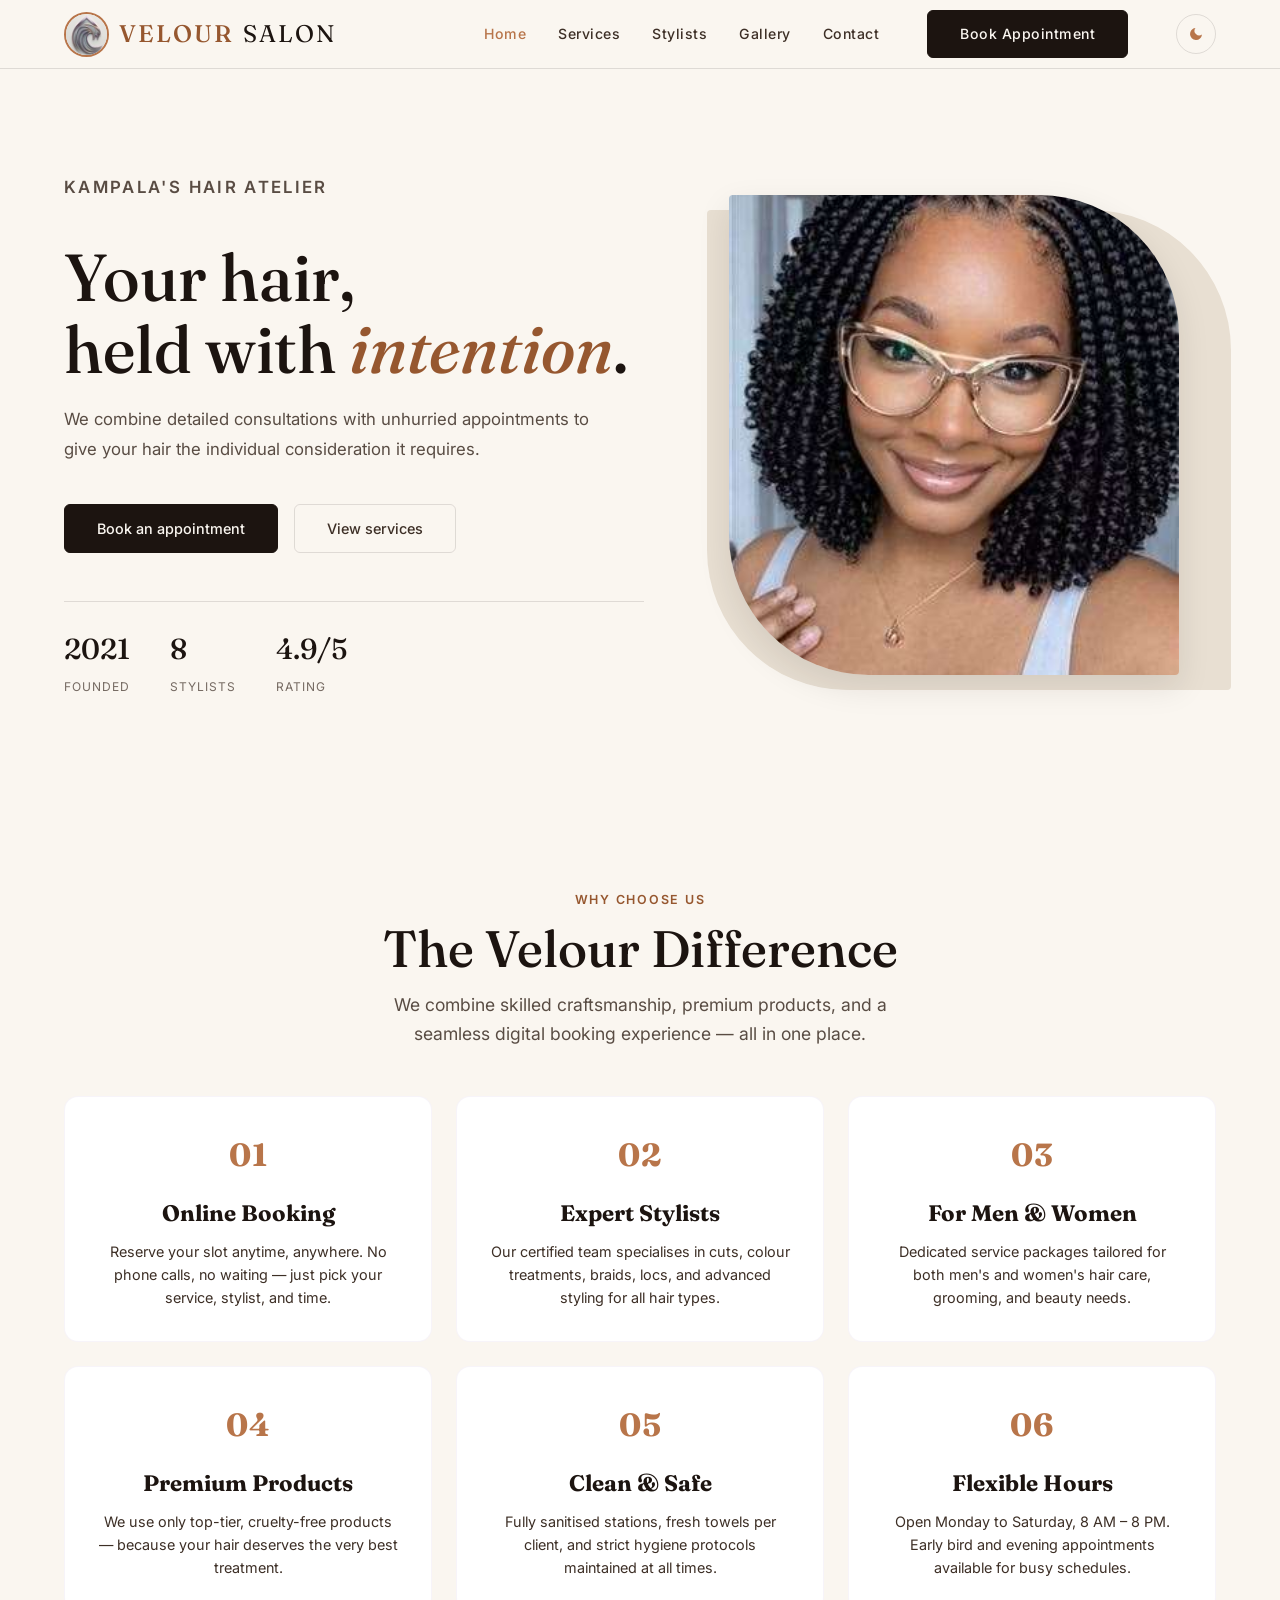
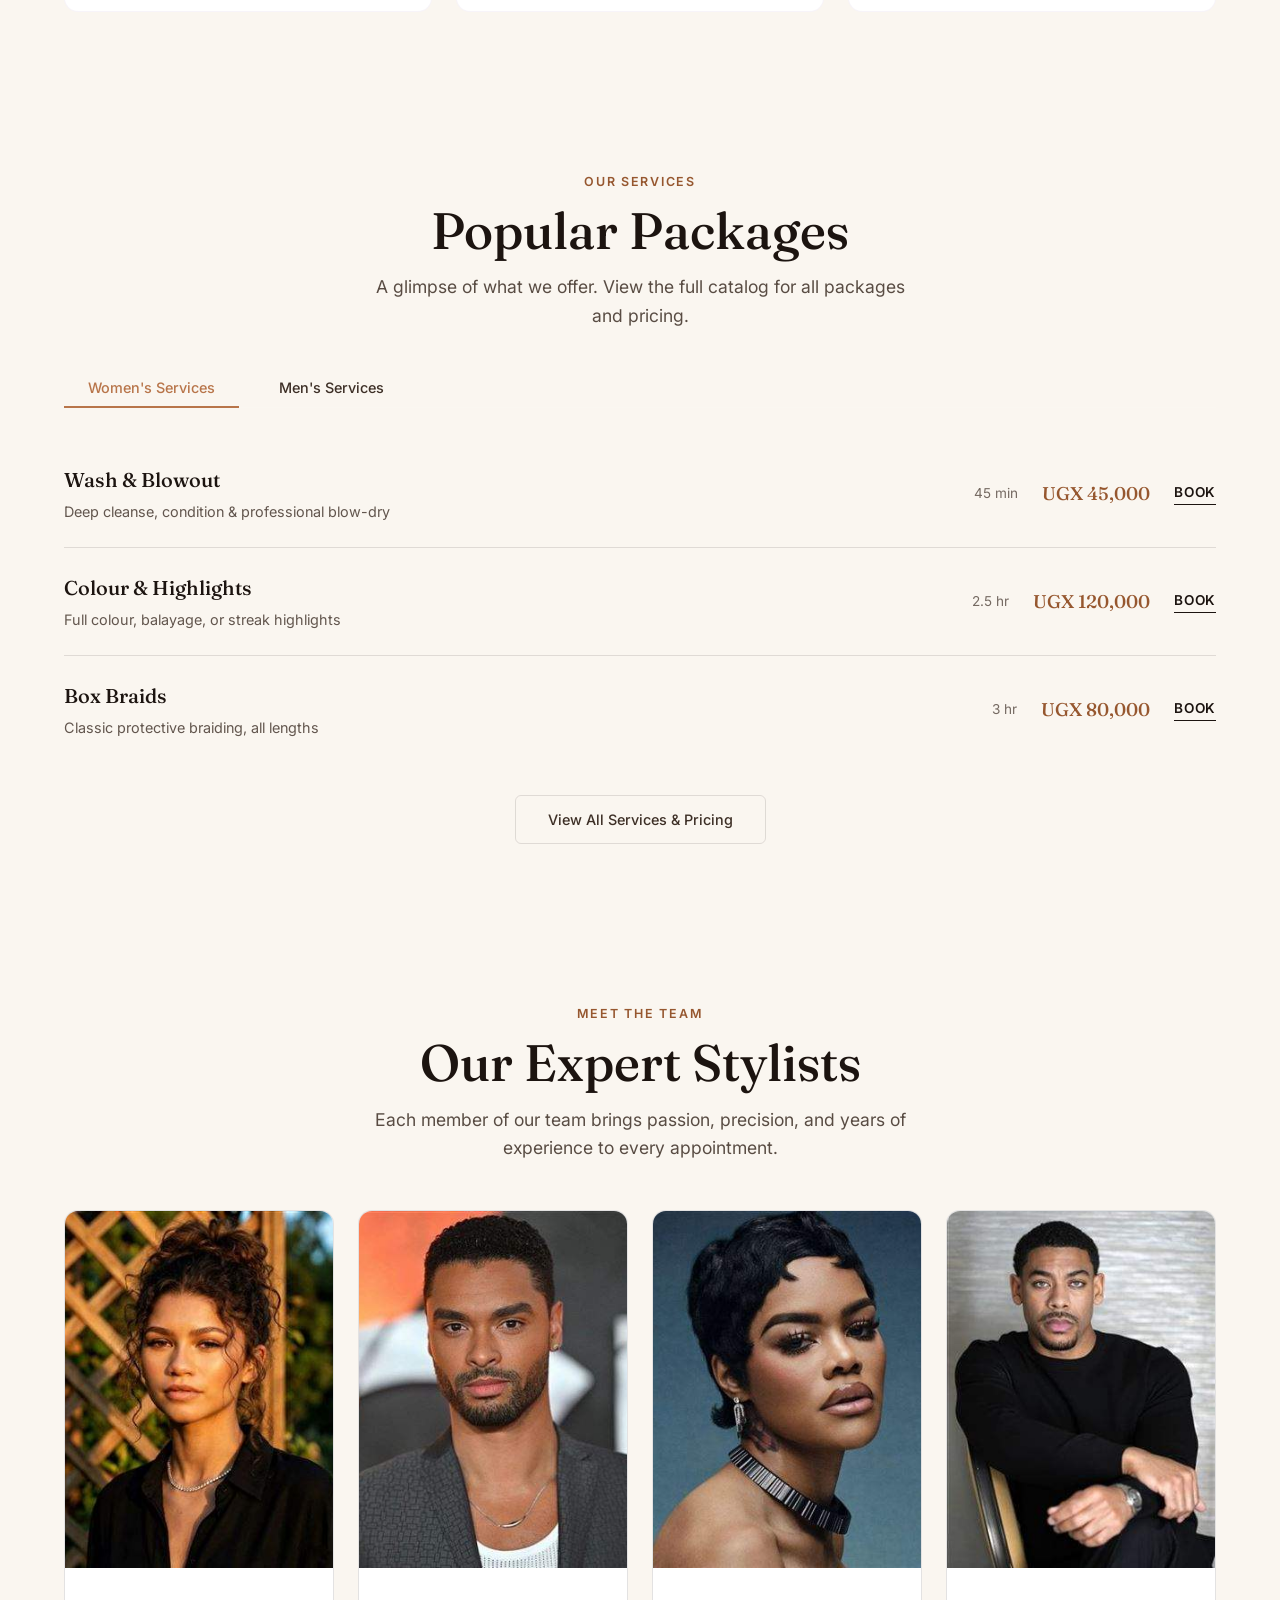
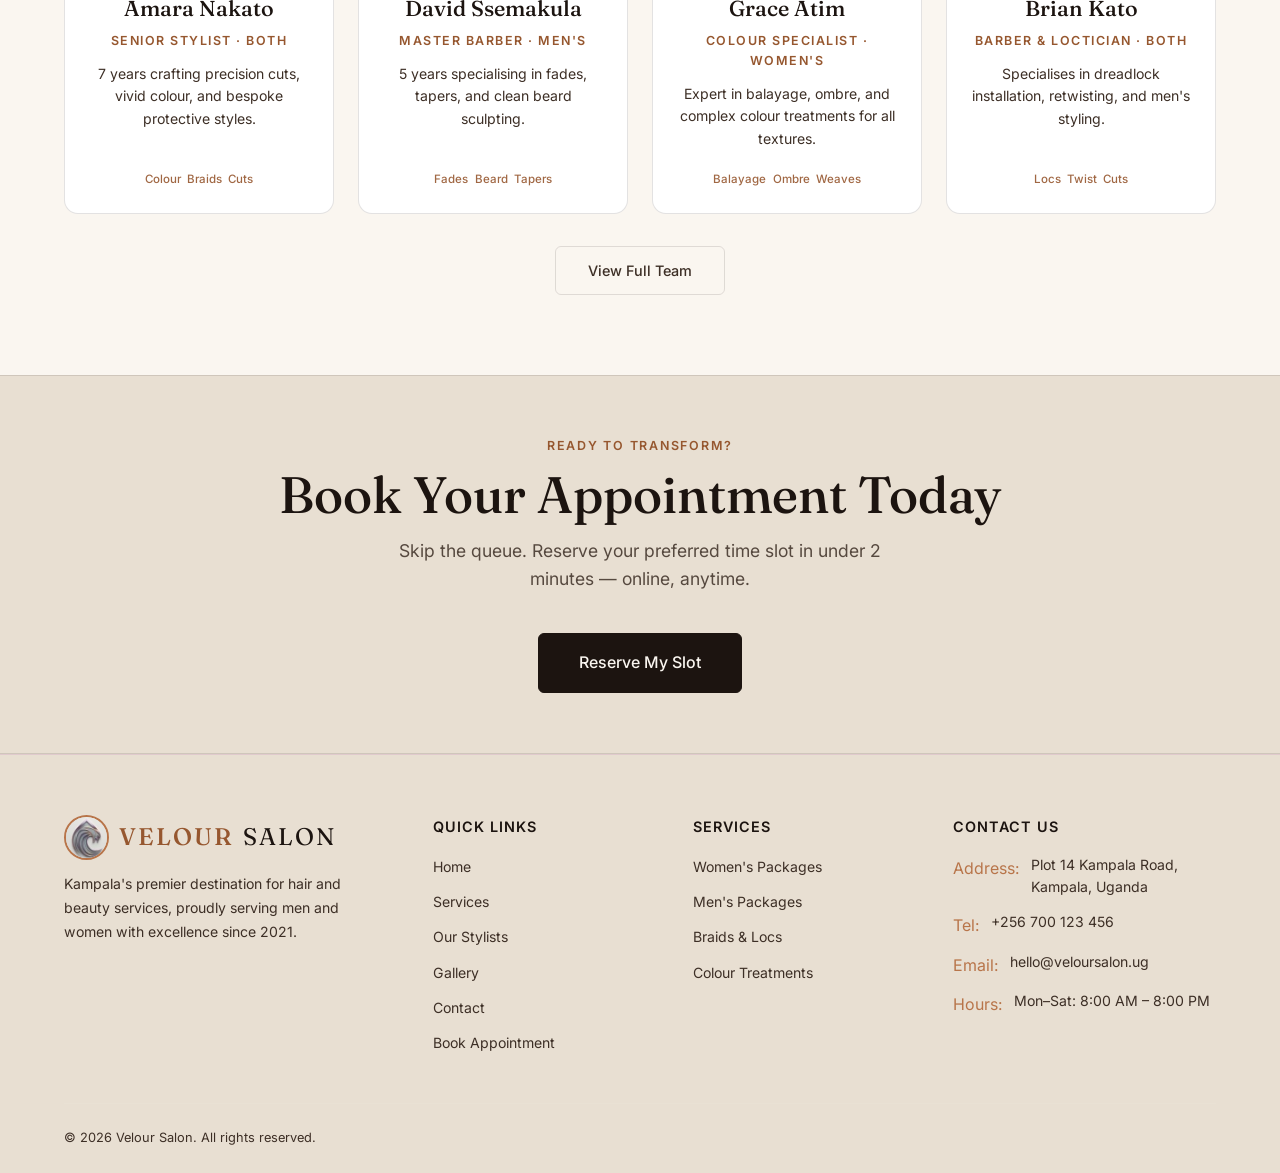
<file: index.html>
<!DOCTYPE html>
<html lang="en">

<head>
  <meta charset="UTF-8" />
  <meta name="viewport" content="width=device-width, initial-scale=1.0" />
  <meta name="description"
    content="Velour Salon — Premium hair and beauty atelier in Kampala. Book your appointment online today." />
  <title>Velour Salon</title>

  <!-- Preconnect to font origins FIRST -->
  <link rel="preconnect" href="https://fonts.googleapis.com">
  <link rel="preconnect" href="https://fonts.gstatic.com" crossorigin>

  <!-- CRITICAL: Inline above-the-fold CSS to prevent render-blocking -->
  <style>
    /* Minimal critical CSS for above-the-fold paint */
    *,*::before,*::after{box-sizing:border-box;margin:0;padding:0}
    html{scroll-behavior:smooth}
    body{font-family:'Inter',-apple-system,BlinkMacSystemFont,sans-serif;background:#FAF6F0;color:#3D2F26;line-height:1.6;font-size:16px}
    [data-theme="dark"] body,[data-theme="dark"]{background:#1C1410;color:#E8DFD2}
    img{max-width:100%;display:block}
    a{text-decoration:none;color:inherit}
    .container{width:90%;max-width:1180px;margin:0 auto}
    .navbar{position:fixed;top:0;left:0;right:0;z-index:1000;background:rgba(250,246,240,.95);backdrop-filter:blur(12px);border-bottom:1px solid rgba(28,20,16,.12);transition:.3s cubic-bezier(.22,1,.36,1)}
    [data-theme="dark"] .navbar{background:rgba(28,20,16,.95)}
    .nav-inner{display:flex;align-items:center;justify-content:space-between;height:68px}
    .nav-logo{display:flex;align-items:center;gap:10px;font-family:'Fraunces',Georgia,serif;font-size:1.5rem;font-weight:500;letter-spacing:2px;color:#96572F}
    .nav-logo img{height:45px;width:45px;object-fit:cover;border-radius:50%;border:2px solid #96572F}
    .nav-logo span{color:#1C1410;font-weight:400}
    [data-theme="dark"] .nav-logo span{color:#FAF6F0}
    .hamburger{display:flex;flex-direction:column;gap:5px;cursor:pointer;padding:4px;background:none;border:none}
    .hamburger span{display:block;width:24px;height:2px;background:#B8754A;transition:.3s cubic-bezier(.22,1,.36,1)}
    .nav-links{display:none}
    .mobile-nav{display:none;position:fixed;top:68px;left:0;right:0;background:#FAF6F0;border-top:1px solid rgba(28,20,16,.12);padding:1.5rem 2rem;z-index:999;flex-direction:column;gap:1rem}
    [data-theme="dark"] .mobile-nav{background:#1C1410}
    .mobile-nav.open{display:flex}
    .hero{min-height:90vh;display:flex;align-items:center;position:relative;overflow:hidden;padding:120px 0 60px;background:#FAF6F0}
    [data-theme="dark"] .hero{background:#1C1410}
    .hero-grid{display:grid;grid-template-columns:1fr;gap:3rem;align-items:center}
    .hero h1{font-family:'Fraunces',Georgia,serif;font-size:clamp(2.8rem,5vw,4.5rem);font-weight:500;line-height:1.1;color:#1C1410;margin-bottom:1.25rem;font-size-adjust:0.5}
    [data-theme="dark"] .hero h1{color:#FAF6F0}
    .hero h1 em{font-style:italic;font-family:'Fraunces',Georgia,serif;color:#96572F;font-size-adjust:0.5}
    [data-theme="dark"] .hero h1 em{color:#E3A886}
    .hero p{font-size:1.05rem;color:#3D2F26;opacity:.85;max-width:48ch;margin-bottom:2.5rem;line-height:1.8}
    [data-theme="dark"] .hero p{color:#E8DFD2}
    .eyebrow{font-weight:600;font-size:.78rem;letter-spacing:.14em;text-transform:uppercase;color:#96572F;margin-bottom:.5rem}
    .hero-actions{display:flex;gap:1rem;flex-wrap:wrap}
    .btn{display:inline-block;padding:.75rem 2rem;border-radius:6px;font-family:'Inter',-apple-system,sans-serif;font-size:.9rem;font-weight:500;cursor:pointer;transition:all .3s cubic-bezier(.22,1,.36,1);border:none;text-align:center}
    .btn-primary{background:#1C1410;color:#FAF6F0;border:1px solid #1C1410}
    .btn-ghost{background:transparent;border:1px solid rgba(28,20,16,.12);color:#3D2F26}
    [data-theme="dark"] .btn-ghost{color:#E8DFD2;border-color:rgba(250,246,240,.12)}
    .hero-stats{margin-top:3rem;display:flex;gap:2.5rem;flex-wrap:wrap;border-top:1px solid rgba(28,20,16,.12);padding-top:1.5rem}
    [data-theme="dark"] .hero-stats{border-top-color:rgba(250,246,240,.12)}
    .stat-num{font-family:'Fraunces',Georgia,serif;font-size:1.8rem;font-weight:500;color:#1C1410;display:block}
    [data-theme="dark"] .stat-num{color:#FAF6F0}
    .stat-label{font-size:.75rem;color:#3D2F26;opacity:.7;letter-spacing:1px;text-transform:uppercase}
    .hero-image-panel{position:relative;display:flex;justify-content:center;align-items:center;width:100%}
    .hero-image-bg-offset{position:absolute;top:15px;left:15px;width:100%;height:100%;background:#E8DFD2;border-radius:4px 140px 4px 140px;z-index:1}
    .hero-img{width:100%;max-width:450px;height:480px;object-fit:cover;border-radius:4px 140px 4px 140px;z-index:2;box-shadow:0 12px 32px rgba(28,20,16,.10)}
    @media(max-width:920px){.hero-img{height:380px}}
    .theme-toggle{background:none;border:1px solid rgba(28,20,16,.12);color:#B8754A;width:40px;height:40px;border-radius:50%;display:flex;align-items:center;justify-content:center;cursor:pointer;transition:all .3s cubic-bezier(.22,1,.36,1);font-size:1.1rem}
    [data-theme="dark"] .theme-toggle{border-color:rgba(250,246,240,.12);color:#D18E66}
    /* Desktop overrides — must EXACTLY match style.css breakpoints to prevent CLS when style.css loads async */
    @media(min-width:920px){.hero-grid{grid-template-columns:1.05fr 0.95fr}}
    @media(min-width:1024px){.nav-links{display:flex;list-style:none}.hamburger{display:none}.hero-content{max-width:720px}}
  </style>

  <!-- Load full stylesheet async (non-blocking) -->
  <link rel="preload" href="style.css" as="style" onload="this.onload=null;this.rel='stylesheet'">
  <noscript><link rel="stylesheet" href="style.css"></noscript>

  <!-- Load Google Fonts async with display=optional to prevent font CLS -->
  <link rel="preload"
    href="https://fonts.googleapis.com/css2?family=Fraunces:ital,opsz,wght@0,9..144,400;0,9..144,500;1,9..144,400&family=Inter:wght@300;400;500;600;700&display=optional"
    as="style" onload="this.onload=null;this.rel='stylesheet'">
  <noscript>
    <link
      href="https://fonts.googleapis.com/css2?family=Fraunces:ital,opsz,wght@0,9..144,400;0,9..144,500;1,9..144,400&family=Inter:wght@300;400;500;600;700&display=optional"
      rel="stylesheet">
  </noscript>

  <!-- Theme Switcher — inline to prevent FOUC, no external dependency -->
  <script>!function(){var e=localStorage.getItem("velour-theme")||"light";document.documentElement.setAttribute("data-theme",e)}();</script>
  <script src="theme.js" defer></script>
</head>


<body>

  <!-- NAVIGATION-->
  <nav class="navbar" role="navigation" aria-label="Main navigation">
    <div class="container nav-inner">
      <a href="index.html" class="nav-logo" id="nav-logo">
        <img src="assets/logo-small.jpeg" alt="Velour Salon Logo" width="45" height="45"
          loading="eager" fetchpriority="low">
        VELOUR<span>SALON</span>
      </a>

      <ul class="nav-links" id="nav-links">
        <li><a href="index.html" class="active" id="nav-home">Home</a></li>
        <li><a href="services.html" id="nav-services">Services</a></li>
        <li><a href="stylists.html" id="nav-stylists">Stylists</a></li>
        <li><a href="gallery.html" id="nav-gallery">Gallery</a></li>
        <li><a href="contact.html" id="nav-contact">Contact</a></li>
        <li><a href="booking.html" class="btn btn-primary nav-cta" id="nav-cta-btn">Book Appointment</a></li>

        <li>
          <button class="theme-toggle" id="theme-toggle" aria-label="Toggle Light/Dark Mode">
            <svg id="theme-icon" xmlns="http://www.w3.org/2000/svg" width="16" height="16" viewBox="0 0 24 24" fill="currentColor" aria-hidden="true">
              <path d="M21 12.79A9 9 0 1 1 11.21 3 7 7 0 0 0 21 12.79z"/>
            </svg>
          </button>
        </li>
      </ul>

      <button class="hamburger" id="hamburger-btn" aria-label="Open menu" aria-expanded="false">
        <span></span><span></span><span></span>
      </button>
    </div>
  </nav>

  <!-- Mobile Nav -->
  <div class="mobile-nav" id="mobile-nav" aria-hidden="true">
    <a href="index.html" id="mob-home">Home</a>
    <a href="services.html" id="mob-services">Services</a>
    <a href="stylists.html" id="mob-stylists">Stylists</a>
    <a href="gallery.html" id="mob-gallery">Gallery</a>
    <a href="contact.html" id="mob-contact">Contact</a>
    <button class="theme-toggle" id="mobile-theme-toggle"
      style="margin: 0.5rem auto 0; display: flex; gap: 0.5rem; justify-content: center; align-items: center; width: 100%; border: 1px solid var(--border-clr); padding: 0.75rem; border-radius: var(--radius-sm); background: transparent; color: var(--text-color); font-family: var(--font-body); font-size: 1rem; cursor: pointer;">
      <svg id="mobile-theme-icon" xmlns="http://www.w3.org/2000/svg" width="16" height="16" viewBox="0 0 24 24" fill="currentColor" aria-hidden="true">
        <path d="M21 12.79A9 9 0 1 1 11.21 3 7 7 0 0 0 21 12.79z"/>
      </svg> Theme
    </button>
    <a href="booking.html" class="btn btn-primary" id="mob-cta" style="text-align:center;margin-top:0.5rem;">Book
      Appointment</a>
  </div>

  <!-- HERO SECTION -->
  <header class="hero" id="hero-section">
    <div class="container hero-grid">
      <div class="hero-content">
        <p class="eyebrow">Kampala's Hair Atelier</p>

        <h1 id="hero-headline">
          Your hair,<br>held with <em>intention</em>.
        </h1>

        <p id="hero-description">
          We combine detailed consultations with unhurried appointments to give your hair the individual consideration
          it requires.
        </p>

        <div class="hero-actions">
          <a href="booking.html" class="btn btn-primary" id="hero-book-btn">Book an appointment</a>
          <a href="services.html" class="btn btn-ghost" id="hero-services-btn">View services</a>
        </div>

        <div class="hero-stats" id="hero-stats">
          <div class="stat-item">
            <span class="stat-num">2021</span>
            <span class="stat-label">Founded</span>
          </div>
          <div class="stat-item">
            <span class="stat-num">8</span>
            <span class="stat-label">Stylists</span>
          </div>
          <div class="stat-item">
            <span class="stat-num">4.9/5</span>
            <span class="stat-label">Rating</span>
          </div>
        </div>
      </div>
      <div class="hero-image-panel">
        <div class="hero-image-bg-offset"></div>
        <img src="assets/images/women/women's style 5.jpg" alt="" aria-hidden="true" class="hero-img" width="450"
          height="480" fetchpriority="high">
      </div>
    </div>
  </header>

  <!-- VALUE PROPOSITIONS -->
  <section class="section reveal" id="features-section" aria-labelledby="features-title">
    <div class="container text-center">
      <p class="eyebrow">Why Choose Us</p>
      <h2 class="section-title" id="features-title">The Velour Difference</h2>
      <p class="section-lede">
        We combine skilled craftsmanship, premium products, and a seamless digital booking experience — all in one
        place.
      </p>

      <div class="features-grid" id="features-grid">
        <article class="feature-card" id="feature-booking">
          <span class="feature-icon">01</span>
          <h3>Online Booking</h3>
          <p>Reserve your slot anytime, anywhere. No phone calls, no waiting — just pick your service, stylist, and
            time.</p>
        </article>
        <article class="feature-card" id="feature-stylists">
          <span class="feature-icon">02</span>
          <h3>Expert Stylists</h3>
          <p>Our certified team specialises in cuts, colour treatments, braids, locs, and advanced styling for all hair
            types.</p>
        </article>
        <article class="feature-card" id="feature-gender">
          <span class="feature-icon">03</span>
          <h3>For Men &amp; Women</h3>
          <p>Dedicated service packages tailored for both men's and women's hair care, grooming, and beauty needs.</p>
        </article>
        <article class="feature-card" id="feature-products">
          <span class="feature-icon">04</span>
          <h3>Premium Products</h3>
          <p>We use only top-tier, cruelty-free products — because your hair deserves the very best treatment.</p>
        </article>
        <article class="feature-card" id="feature-hygiene">
          <span class="feature-icon">05</span>
          <h3>Clean &amp; Safe</h3>
          <p>Fully sanitised stations, fresh towels per client, and strict hygiene protocols maintained at all times.
          </p>
        </article>
        <article class="feature-card" id="feature-hours">
          <span class="feature-icon">06</span>
          <h3>Flexible Hours</h3>
          <p>Open Monday to Saturday, 8 AM – 8 PM. Early bird and evening appointments available for busy schedules.</p>
        </article>
      </div>
    </div>
  </section>

  <!-- SERVICES PREVIEW -->
  <section class="section services-preview reveal" id="services-preview" aria-labelledby="services-preview-title">
    <div class="container">
      <div class="text-center">
        <p class="eyebrow">Our Services</p>
        <h2 class="section-title" id="services-preview-title">Popular Packages</h2>
        <p class="section-lede">A glimpse of what we offer. View the full catalog for all packages and pricing.</p>
      </div>

      <div class="services-tabs" role="tablist">
        <button class="tab-btn active" id="tab-women" role="tab" aria-selected="true" aria-controls="panel-women">
          Women's Services
        </button>
        <button class="tab-btn" id="tab-men" role="tab" aria-selected="false" aria-controls="panel-men">
          Men's Services
        </button>
      </div>

      <!-- Women's Panel -->
      <div class="tab-panel active" id="panel-women" role="tabpanel" aria-labelledby="tab-women">
        <div class="service-list">
          <div class="service-row">
            <div class="service-details">
              <h4 class="service-name">Wash &amp; Blowout</h4>
              <p class="service-desc">Deep cleanse, condition &amp; professional blow-dry</p>
            </div>
            <div class="service-meta">
              <span class="service-time">45 min</span>
              <span class="service-price">UGX 45,000</span>
              <a href="booking.html?service=wash-blowout" class="service-book-link">Book</a>
            </div>
          </div>
          <div class="service-row">
            <div class="service-details">
              <h4 class="service-name">Colour &amp; Highlights</h4>
              <p class="service-desc">Full colour, balayage, or streak highlights</p>
            </div>
            <div class="service-meta">
              <span class="service-time">2.5 hr</span>
              <span class="service-price">UGX 120,000</span>
              <a href="booking.html?service=colour-highlights" class="service-book-link">Book</a>
            </div>
          </div>
          <div class="service-row">
            <div class="service-details">
              <h4 class="service-name">Box Braids</h4>
              <p class="service-desc">Classic protective braiding, all lengths</p>
            </div>
            <div class="service-meta">
              <span class="service-time">3 hr</span>
              <span class="service-price">UGX 80,000</span>
              <a href="booking.html?service=box-braids" class="service-book-link">Book</a>
            </div>
          </div>
        </div>
      </div>

      <!-- Men's Panel -->
      <div class="tab-panel" id="panel-men" role="tabpanel" aria-labelledby="tab-men">
        <div class="service-list">
          <div class="service-row">
            <div class="service-details">
              <h4 class="service-name">Classic Haircut</h4>
              <p class="service-desc">Precision cut with wash &amp; style finish</p>
            </div>
            <div class="service-meta">
              <span class="service-time">30 min</span>
              <span class="service-price">UGX 30,000</span>
              <a href="booking.html?service=classic-cut" class="service-book-link">Book</a>
            </div>
          </div>
          <div class="service-row">
            <div class="service-details">
              <h4 class="service-name">Beard Trim &amp; Shape</h4>
              <p class="service-desc">Clean line-up, shaping &amp; moisturise</p>
            </div>
            <div class="service-meta">
              <span class="service-time">30 min</span>
              <span class="service-price">UGX 20,000</span>
              <a href="booking.html?service=beard-trim" class="service-book-link">Book</a>
            </div>
          </div>
          <div class="service-row">
            <div class="service-details">
              <h4 class="service-name">Cut &amp; Beard Combo</h4>
              <p class="service-desc">Full haircut + beard groom package</p>
            </div>
            <div class="service-meta">
              <span class="service-time">1 hr</span>
              <span class="service-price">UGX 45,000</span>
              <a href="booking.html?service=cut-beard-combo" class="service-book-link">Book</a>
            </div>
          </div>
        </div>
      </div>

      <div class="text-center mt-4">
        <a href="services.html" class="btn btn-ghost" id="view-all-services-btn">View All Services &amp; Pricing</a>
      </div>
    </div>
  </section>

  <!-- STYLISTS TEASER -->
  <section class="section reveal" id="stylists-teaser" aria-labelledby="stylists-teaser-title">
    <div class="container text-center">
      <p class="eyebrow">Meet the Team</p>
      <h2 class="section-title" id="stylists-teaser-title">Our Expert Stylists</h2>
      <p class="section-lede">Each member of our team brings passion, precision, and years of experience to every
        appointment.</p>

      <div class="stylist-grid mt-4">
        <div class="stylist-card" id="stylist-amara">
          <div class="stylist-avatar f">
            <img src="assets/images/women/female stylist 1.jpg" alt="Amara Nakato" width="400" height="400"
              loading="lazy">
          </div>
          <div class="stylist-info">
            <h3>Amara Nakato</h3>
            <p class="stylist-role">Senior Stylist · Both</p>
            <p class="stylist-bio">7 years crafting precision cuts, vivid colour, and bespoke protective styles.</p>
            <div class="stylist-tags">
              <span class="stylist-tag">Colour</span>
              <span class="stylist-tag">Braids</span>
              <span class="stylist-tag">Cuts</span>
            </div>
          </div>
        </div>
        <div class="stylist-card" id="stylist-david">
          <div class="stylist-avatar m">
            <img src="assets/images/men/male stylist 1.jpg" alt="David Ssemakula" width="400" height="400"
              loading="lazy">
          </div>
          <div class="stylist-info">
            <h3>David Ssemakula</h3>
            <p class="stylist-role">Master Barber · Men's</p>
            <p class="stylist-bio">5 years specialising in fades, tapers, and clean beard sculpting.</p>
            <div class="stylist-tags">
              <span class="stylist-tag">Fades</span>
              <span class="stylist-tag">Beard</span>
              <span class="stylist-tag">Tapers</span>
            </div>
          </div>
        </div>
        <div class="stylist-card" id="stylist-grace">
          <div class="stylist-avatar f">
            <img src="assets/images/women/female stylist 2.jpg" alt="Grace Atim" width="400" height="400"
              loading="lazy">
          </div>
          <div class="stylist-info">
            <h3>Grace Atim</h3>
            <p class="stylist-role">Colour Specialist · Women's</p>
            <p class="stylist-bio">Expert in balayage, ombre, and complex colour treatments for all textures.</p>
            <div class="stylist-tags">
              <span class="stylist-tag">Balayage</span>
              <span class="stylist-tag">Ombre</span>
              <span class="stylist-tag">Weaves</span>
            </div>
          </div>
        </div>
        <div class="stylist-card" id="stylist-brian">
          <div class="stylist-avatar m">
            <img src="assets/images/men/male stylist 2.jpg" alt="Brian Kato" width="400" height="400" loading="lazy">
          </div>
          <div class="stylist-info">
            <h3>Brian Kato</h3>
            <p class="stylist-role">Barber &amp; Loctician · Both</p>
            <p class="stylist-bio">Specialises in dreadlock installation, retwisting, and men's styling.</p>
            <div class="stylist-tags">
              <span class="stylist-tag">Locs</span>
              <span class="stylist-tag">Twist</span>
              <span class="stylist-tag">Cuts</span>
            </div>
          </div>
        </div>
      </div>

      <div class="text-center mt-4">
        <a href="stylists.html" class="btn btn-ghost" id="view-stylists-btn">View Full Team</a>
      </div>
    </div>
  </section>

  <!-- BOOKING CTA SECTION -->
  <section id="cta-strip" class="cta-strip text-center">
    <div class="container">
      <p class="eyebrow">Ready to Transform?</p>
      <h2 class="section-title">Book Your Appointment Today</h2>
      <p class="section-lede">
        Skip the queue. Reserve your preferred time slot in under 2 minutes — online, anytime.
      </p>
      <a href="booking.html" class="btn btn-primary" id="cta-book-btn" style="font-size:1rem;padding:1rem 2.5rem;">
        Reserve My Slot
      </a>
    </div>
  </section>

  <!-- FOOTER SECTION -->
  <footer class="footer" id="main-footer">
    <div class="container">
      <div class="footer-grid">
        <div class="footer-brand">
          <a href="index.html" class="nav-logo">
            <img src="assets/logo-small.jpeg" alt="Velour Salon Logo" width="45" height="45"
              loading="lazy">
            VELOUR<span>SALON</span>
          </a>
          <p>Kampala's premier destination for hair and beauty services, proudly serving men and women with excellence
            since 2021.</p>
        </div>

        <div class="footer-col">
          <h4>Quick Links</h4>
          <ul>
            <li><a href="index.html" id="footer-home">Home</a></li>
            <li><a href="services.html" id="footer-services">Services</a></li>
            <li><a href="stylists.html" id="footer-stylists">Our Stylists</a></li>
            <li><a href="gallery.html" id="footer-gallery">Gallery</a></li>
            <li><a href="contact.html" id="footer-contact">Contact</a></li>
            <li><a href="booking.html" id="footer-booking">Book Appointment</a></li>
          </ul>
        </div>

        <div class="footer-col">
          <h4>Services</h4>
          <ul>
            <li><a href="services.html#women">Women's Packages</a></li>
            <li><a href="services.html#men">Men's Packages</a></li>
            <li><a href="services.html#braids">Braids &amp; Locs</a></li>
            <li><a href="services.html#colour">Colour Treatments</a></li>
          </ul>
        </div>

        <div class="footer-col">
          <h4>Contact Us</h4>
          <div class="footer-contact-item">
            <span>Address:</span>
            <span>Plot 14 Kampala Road,<br>Kampala, Uganda</span>
          </div>
          <div class="footer-contact-item">
            <span>Tel:</span>
            <span>+256 700 123 456</span>
          </div>
          <div class="footer-contact-item">
            <span>Email:</span>
            <span>hello@veloursalon.ug</span>
          </div>
          <div class="footer-contact-item">
            <span>Hours:</span>
            <span>Mon–Sat: 8:00 AM – 8:00 PM</span>
          </div>
        </div>
      </div>

      <div class="footer-bottom">
        <p>&copy; 2026 Velour Salon. All rights reserved.</p>
      </div>
    </div>
  </footer>

  <!-- JAVASCRIPT -->
  <script>
    // --- Mobile Menu Toggle ---
    const hamburger = document.getElementById('hamburger-btn');
    const mobileNav = document.getElementById('mobile-nav');

    hamburger.addEventListener('click', () => {
      const isOpen = mobileNav.classList.toggle('open');
      hamburger.setAttribute('aria-expanded', isOpen);
      mobileNav.setAttribute('aria-hidden', !isOpen);
    });

    // Close mobile nav on link click
    mobileNav.querySelectorAll('a').forEach(link => {
      link.addEventListener('click', () => {
        mobileNav.classList.remove('open');
        hamburger.setAttribute('aria-expanded', 'false');
      });
    });

    // --- Tab Switcher (Services Preview) ---
    const tabBtns = document.querySelectorAll('.tab-btn');
    const tabPanels = document.querySelectorAll('.tab-panel');

    tabBtns.forEach(btn => {
      btn.addEventListener('click', () => {
        tabBtns.forEach(b => { b.classList.remove('active'); b.setAttribute('aria-selected', 'false'); });
        tabPanels.forEach(p => p.classList.remove('active'));

        btn.classList.add('active');
        btn.setAttribute('aria-selected', 'true');
        const target = btn.getAttribute('aria-controls');
        document.getElementById(target).classList.add('active');
      });
    });


    // --- Scroll Reveal Observer ---
    const revealCallback = (entries, observer) => {
      entries.forEach(entry => {
        if (entry.isIntersecting) {
          entry.target.classList.add('active');
          observer.unobserve(entry.target);
        }
      });
    };

    const revealObserver = new IntersectionObserver(revealCallback, {
      threshold: 0.15
    });

    document.querySelectorAll('.reveal').forEach(el => revealObserver.observe(el));
  </script>

</body>

</html>
</file>
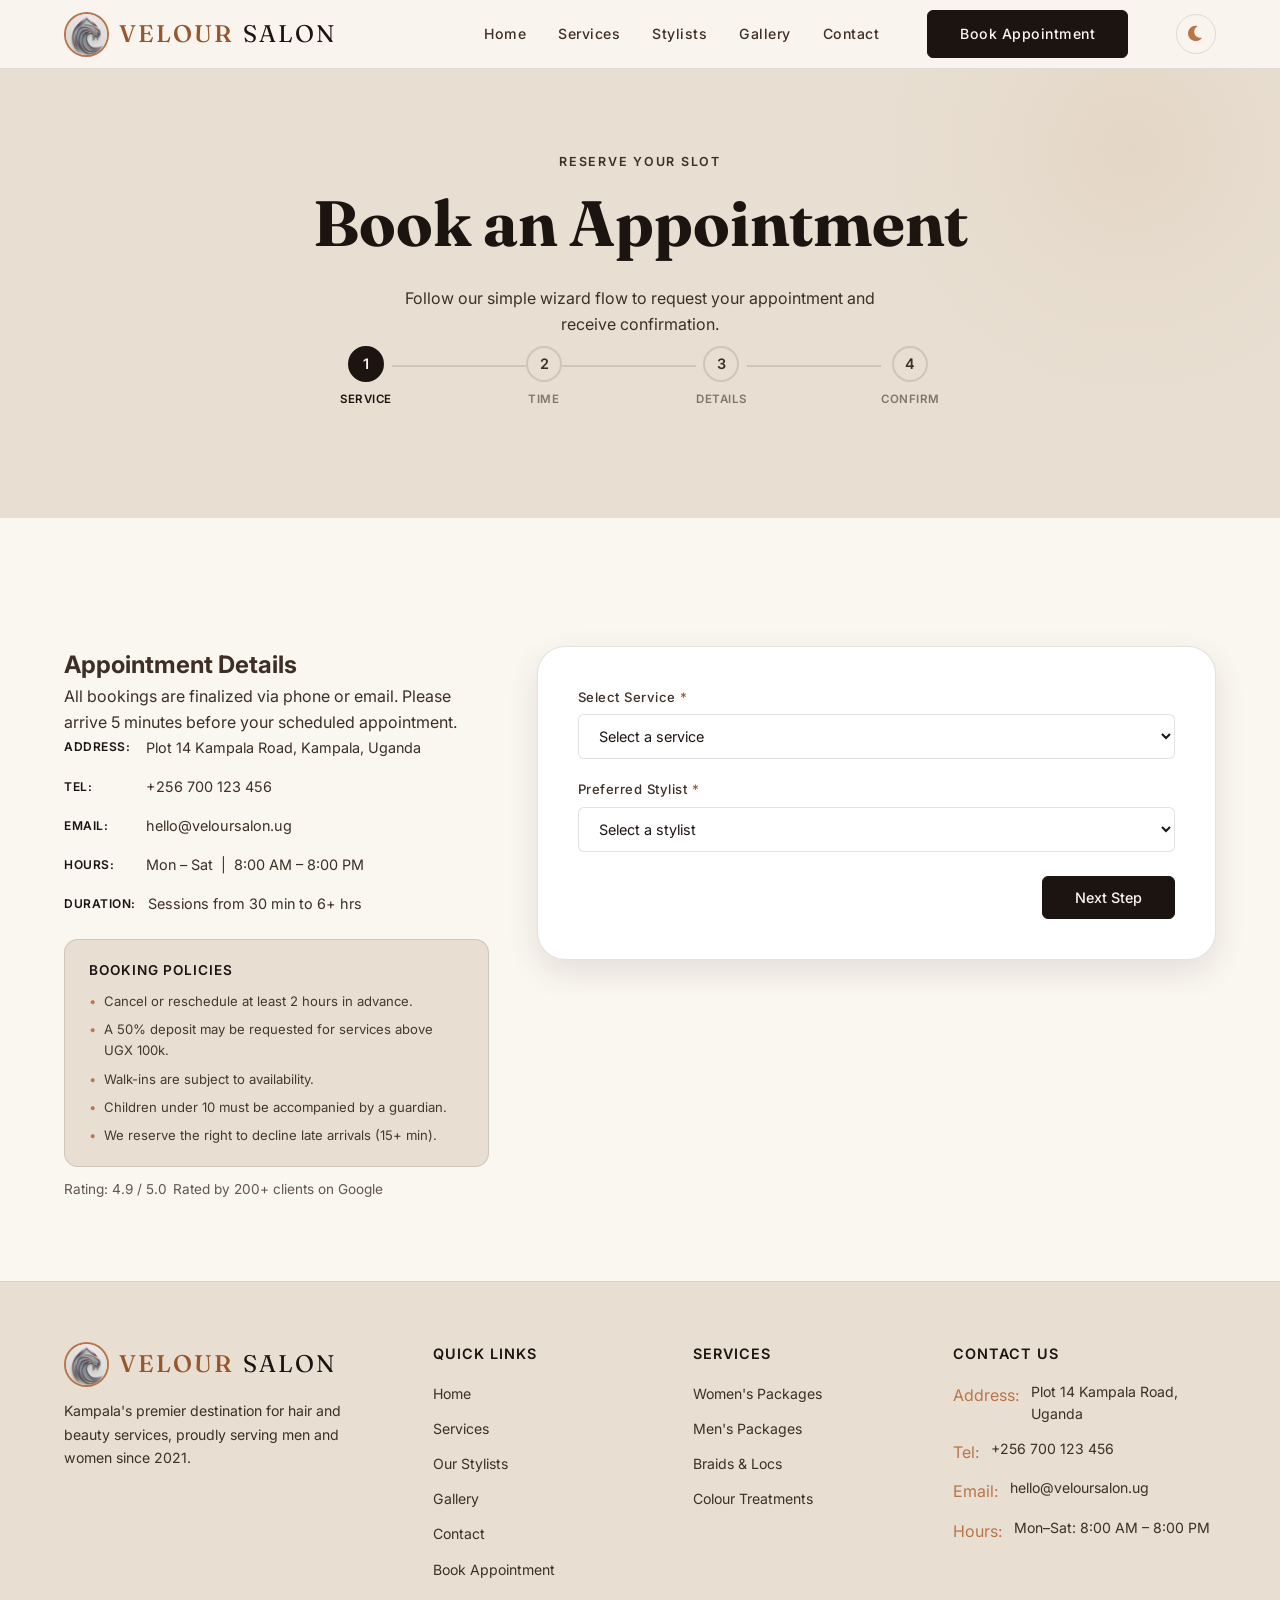
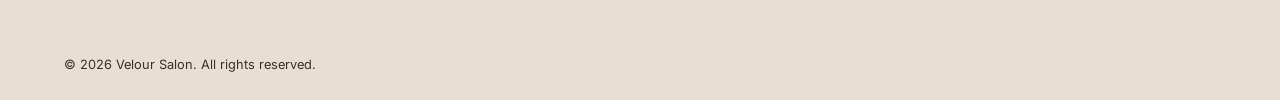
<file: booking.html>
<!DOCTYPE html>
<html lang="en">

<head>
  <meta charset="UTF-8" />
  <meta name="viewport" content="width=device-width, initial-scale=1.0" />
  <meta name="description"
    content="Book a hair or beauty appointment at Velour Salon Kampala. Choose your service, stylist, and preferred date and time." />
  <title>Book Appointment | Velour Salon</title>

  <link rel="preconnect" href="https://fonts.googleapis.com">
  <link rel="preconnect" href="https://fonts.gstatic.com" crossorigin>
  <link
    href="https://fonts.googleapis.com/css2?family=Fraunces:ital,opsz,wght@0,9..144,400;0,9..144,500;1,9..144,400&family=Inter:wght@300;400;500;600;700&display=swap"
    rel="stylesheet">
  <link rel="stylesheet" href="style.css" />
  <!-- Font Awesome for Icons -->
    <link rel="preload" href="https://cdnjs.cloudflare.com/ajax/libs/font-awesome/6.0.0/css/all.min.css" as="style" onload="this.onload=null;this.rel='stylesheet'">
  <noscript><link rel="stylesheet" href="https://cdnjs.cloudflare.com/ajax/libs/font-awesome/6.0.0/css/all.min.css"></noscript>
  <!-- Theme Switcher Script (Head inclusion prevents flash) -->
    <script>!function(){var e=localStorage.getItem("velour-theme")||"light";document.documentElement.setAttribute("data-theme",e)}();</script>
  <script src="theme.js" defer></script>
  <style>
    /* Extra booking-page styles */
    .policy-box {
      background: var(--cta-bg);
      border: 1px solid var(--border-clr);
      border-radius: var(--radius-md);
      padding: 1.25rem 1.5rem;
      margin-top: 1.5rem;
    }

    .policy-box h4 {
      font-family: var(--font-body);
      font-size: 0.85rem;
      font-weight: 600;
      color: var(--text-title);
      margin-bottom: 0.6rem;
      text-transform: uppercase;
      letter-spacing: 1px;
    }

    .policy-box ul {
      display: flex;
      flex-direction: column;
      gap: 0.45rem;
    }

    .policy-box ul li {
      font-size: 0.82rem;
      color: var(--text-color);
      opacity: 0.95;
      display: flex;
      gap: 0.5rem;
      align-items: flex-start;
    }

    .policy-box ul li::before {
      content: '•';
      color: var(--accent-color);
    }

    .rating-row {
      display: flex;
      align-items: center;
      gap: 0.35rem;
      margin-top: 0.75rem;
      font-size: 0.85rem;
      color: var(--text-color);
      opacity: 0.8;
    }

    /* Distinct styling for closed calendar days */
    .calendar-day:disabled, .calendar-day.closed {
      opacity: 0.5;
      cursor: not-allowed;
      background-color: var(--stone);
      border-color: rgba(28, 20, 16, 0.1);
    }
    [data-theme="dark"] .calendar-day:disabled, [data-theme="dark"] .calendar-day.closed {
      background-color: var(--umber);
      border-color: rgba(250, 246, 240, 0.1);
      opacity: 0.4;
    }
  </style>
</head>

<body>

  <!-- NAVBAR -->
  <nav class="navbar" role="navigation" aria-label="Main navigation">
    <div class="container nav-inner">
      <a href="index.html" class="nav-logo">
        <img src="assets/logo-small.jpeg" alt="Velour Salon Logo" width="45" height="45"
          loading="lazy">
        VELOUR<span>SALON</span>
      </a>
      <ul class="nav-links">
        <li><a href="index.html" id="nav-home">Home</a></li>
        <li><a href="services.html" id="nav-services">Services</a></li>
        <li><a href="stylists.html" id="nav-stylists">Stylists</a></li>
        <li><a href="gallery.html" id="nav-gallery">Gallery</a></li>
        <li><a href="contact.html" id="nav-contact">Contact</a></li>

        <li><a href="booking.html" class="btn btn-primary nav-cta" id="nav-cta-btn">Book Appointment</a></li>

        <li>
          <button class="theme-toggle" id="theme-toggle" aria-label="Toggle Light/Dark Mode">
            <i class="fas fa-moon"></i>
          </button>
        </li>
      </ul>
      <button class="hamburger" id="hamburger-btn" aria-label="Open menu" aria-expanded="false">
        <span></span><span></span><span></span>
      </button>
    </div>
  </nav>

  <div class="mobile-nav" id="mobile-nav" aria-hidden="true">
    <a href="index.html">Home</a>
    <a href="services.html">Services</a>
    <a href="stylists.html">Stylists</a>
    <a href="gallery.html">Gallery</a>
    <a href="contact.html">Contact</a>
    <button class="theme-toggle" id="mobile-theme-toggle"
      style="margin: 0.5rem auto 0; display: flex; gap: 0.5rem; justify-content: center; align-items: center; width: 100%; border: 1px solid var(--border-clr); padding: 0.75rem; border-radius: var(--radius-sm); background: transparent; color: var(--text-color); font-family: var(--font-body); font-size: 1rem; cursor: pointer;">
      <i class="fas fa-moon"></i> Theme
    </button>
    <a href="booking.html" class="btn btn-primary" style="text-align:center;margin-top:0.5rem;">Book Appointment</a>
  </div>

  <main id="main-content">
  <!-- PAGE HEADER -->
  <header class="page-header" id="page-header">
    <div class="container">
      <p class="eyebrow">Reserve Your Slot</p>
      <h1>Book an Appointment</h1>
      <p>Follow our simple wizard flow to request your appointment and receive confirmation.</p>

      <!-- Steps Wizard Indicator -->
      <div class="booking-steps" id="booking-steps-bar" aria-label="Booking steps progress">
        <div class="step-indicator active" data-step="1" id="indicator-step-1">
          <span class="step-number">1</span>
          <span class="step-text">Service</span>
        </div>
        <div class="step-connector" id="connector-step-1"></div>
        <div class="step-indicator" data-step="2" id="indicator-step-2">
          <span class="step-number">2</span>
          <span class="step-text">Time</span>
        </div>
        <div class="step-connector" id="connector-step-2"></div>
        <div class="step-indicator" data-step="3" id="indicator-step-3">
          <span class="step-number">3</span>
          <span class="step-text">Details</span>
        </div>
        <div class="step-connector" id="connector-step-3"></div>
        <div class="step-indicator" data-step="4" id="indicator-step-4">
          <span class="step-number">4</span>
          <span class="step-text">Confirm</span>
        </div>
      </div>
    </div>
  </header>

  <!-- BOOKING SECTION -->
  <section class="section booking-section" id="booking-section" aria-labelledby="booking-form-title">
    <div class="container">
      <div class="booking-wrapper">

        <!-- LEFT: Info Panel -->
        <aside aria-label="Booking information">
          <h2 id="booking-form-title">Appointment Details</h2>
          <p>All bookings are finalized via phone or email. Please arrive 5 minutes before your scheduled appointment.
          </p>

          <div class="info-items" id="info-items">
            <div class="info-item">
              <span>Address:</span>
              <span>Plot 14 Kampala Road, Kampala, Uganda</span>
            </div>
            <div class="info-item">
              <span>Tel:</span>
              <span>+256 700 123 456</span>
            </div>
            <div class="info-item">
              <span>Email:</span>
              <span>hello@veloursalon.ug</span>
            </div>
            <div class="info-item">
              <span>Hours:</span>
              <span>Mon – Sat &nbsp;|&nbsp; 8:00 AM – 8:00 PM</span>
            </div>
            <div class="info-item">
              <span>Duration:</span>
              <span>Sessions from 30 min to 6+ hrs</span>
            </div>
          </div>

          <div class="policy-box" id="booking-policies">
            <h4>Booking Policies</h4>
            <ul>
              <li>Cancel or reschedule at least 2 hours in advance.</li>
              <li>A 50% deposit may be requested for services above UGX 100k.</li>
              <li>Walk-ins are subject to availability.</li>
              <li>Children under 10 must be accompanied by a guardian.</li>
              <li>We reserve the right to decline late arrivals (15+ min).</li>
            </ul>
          </div>

          <div class="rating-row" id="salon-rating">
            <span>Rating: 4.9 / 5.0</span>
            <span>Rated by 200+ clients on Google</span>
          </div>
        </aside>

        <!-- RIGHT: Booking Form -->
        <div class="booking-form-card" id="booking-form-card">
          <form id="booking-form" novalidate aria-labelledby="booking-form-title">

            <!-- STEP 1: SERVICE & STYLIST -->
            <div class="step-panel active" id="step-panel-1">
              <div class="form-grid">

                <!-- Service Category -->
                <div class="form-group form-col-2" id="group-category">
                  <label for="service-category">Select Service <span style="color:var(--accent-hover)">*</span></label>
                  <select id="service-category" name="service-category" required>
                    <option value="" disabled selected>Select a service</option>
                    <optgroup label="Hair &amp; Styling">
                      <option value="wash-blowout">Wash &amp; Blowout — UGX 45,000</option>
                      <option value="weave-install">Weave Installation — UGX 90,000</option>
                      <option value="classic-cut">Classic Haircut — UGX 30,000</option>
                      <option value="fade-cut">Fade &amp; Taper — UGX 35,000</option>
                    </optgroup>
                    <optgroup label="Color">
                      <option value="colour-highlights">Colour &amp; Highlights — UGX 120,000</option>
                      <option value="balayage">Balayage &amp; Ombré — UGX 160,000</option>
                      <option value="global-colour">Global Colour (Full Tint) — UGX 100,000</option>
                      <option value="root-touchup">Root Touch-Up — UGX 70,000</option>
                    </optgroup>
                    <optgroup label="Braids &amp; Locs">
                      <option value="box-braids">Box Braids — UGX 80,000</option>
                      <option value="knotless-braids">Knotless Braids — UGX 100,000</option>
                      <option value="cornrows">Cornrows / Tribal Braids — UGX 75,000</option>
                      <option value="dreadlock-install">Dreadlock Install — UGX 150,000</option>
                      <option value="loc-retwist">Loc Retwist — UGX 60,000</option>
                      <option value="sisterlocks">Sisterlocks — UGX 250,000</option>
                    </optgroup>
                    <optgroup label="Grooming">
                      <option value="beard-trim">Beard Trim &amp; Shape — UGX 20,000</option>
                      <option value="cut-beard-combo">Cut &amp; Beard Combo — UGX 45,000</option>
                    </optgroup>
                  </select>
                </div>

                <!-- Preferred Stylist -->
                <div class="form-group form-col-2" id="group-stylist">
                  <label for="stylist">Preferred Stylist <span style="color:var(--accent-hover)">*</span></label>
                  <select id="stylist" name="stylist" required>
                    <option value="" disabled selected>Select a stylist</option>
                    <option value="amara-nakato">Amara Nakato — Senior Stylist (Both)</option>
                    <option value="david-ssemakula">David Ssemakula — Master Barber (Men's)</option>
                    <option value="grace-atim">Grace Atim — Colour Specialist (Women's)</option>
                    <option value="brian-kato">Brian Kato — Barber &amp; Loctician (Both)</option>
                    <option value="sarah-nambi">Sarah Nambi — Braids &amp; Weaves Specialist</option>
                    <option value="james-okello">James Okello — Men's Stylist &amp; Barber</option>
                    <option value="patience-akello">Patience Akello — Head Stylist &amp; Salon Director</option>
                    <option value="moses-mugisha">Moses Mugisha — Senior Barber &amp; Loctician</option>
                    <option value="no-preference">No Preference (Next Available)</option>
                  </select>
                </div>

              </div>
              <div class="step-actions">
                <button type="button" id="step1-next" class="btn btn-primary next-step-btn" data-next="2">Next Step</button>
              </div>
            </div>

            <!-- STEP 2: DATE & TIME -->
            <div class="step-panel" id="step-panel-2">
              <section class="calendar-section" id="booking-calendar">
                <h3 class="calendar-header">Select Date &amp; Time</h3>
                <div class="calendar-container" id="calendar-grid">
                  <!-- JS will populate date buttons -->
                </div>

                <div id="slots-wrapper" style="display:none;">
                  <h4 style="font-size:0.9rem; color:var(--text-color); margin-bottom:0.5rem; font-weight:600;">
                    Available Slots</h4>
                  <div class="slots-container" id="time-slots">
                    <!-- JS will populate slot buttons -->
                  </div>
                </div>

                <!-- Hidden inputs to store date/time selection -->
                <input type="hidden" id="appt-date" name="appt-date" required>
                <input type="hidden" id="appt-time" name="appt-time" required>
              </section>

              <div class="step-actions">
                <button type="button" class="btn btn-ghost prev-step-btn" data-prev="1">Back</button>
                <button type="button" class="btn btn-primary next-step-btn" data-next="3" id="step2-next" disabled>Next
                  Step</button>
              </div>
            </div>

            <!-- STEP 3: DETAILS -->
            <div class="step-panel" id="step-panel-3">
              <div class="form-grid">

                <!-- Full Name -->
                <div class="form-group" id="group-fullname">
                  <label for="fullname">Full Name <span style="color:var(--accent-hover)">*</span></label>
                  <input type="text" id="fullname" name="fullname" placeholder="e.g. Aisha Namukasa" required
                    autocomplete="name">
                </div>

                <!-- Phone -->
                <div class="form-group" id="group-phone">
                  <label for="phone">Phone Number <span style="color:var(--accent-hover)">*</span></label>
                  <input type="tel" id="phone" name="phone" placeholder="+256 7XX XXX XXX" required autocomplete="tel">
                </div>

                <!-- Email -->
                <div class="form-group form-col-2" id="group-email">
                  <label for="email">Email Address</label>
                  <input type="email" id="email" name="email" placeholder="you@example.com" autocomplete="email">
                </div>

                <!-- Gender -->
                <div class="form-group" id="group-gender">
                  <label for="gender">Gender <span style="color:var(--accent-hover)">*</span></label>
                  <select id="gender" name="gender" required>
                    <option value="" disabled selected>Select gender</option>
                    <option value="female">Female</option>
                    <option value="male">Male</option>
                    <option value="prefer-not">Prefer not to say</option>
                  </select>
                </div>

                <!-- Referral -->
                <div class="form-group" id="group-referral">
                  <label for="referral">How did you hear about us?</label>
                  <select id="referral" name="referral">
                    <option value="" disabled selected>Select an option</option>
                    <option value="google">Google Search</option>
                    <option value="instagram">Instagram</option>
                    <option value="facebook">Facebook</option>
                    <option value="friend">Friend / Family Referral</option>
                    <option value="walk-in">Walk-in / Signage</option>
                    <option value="other">Other</option>
                  </select>
                </div>

                <!-- Special Requests -->
                <div class="form-group form-col-2" id="group-notes">
                  <label for="notes">Special Requests / Notes</label>
                  <textarea id="notes" name="notes"
                    placeholder="Any allergies, preferences, or additional details..."></textarea>
                </div>

              </div>
              <div class="step-actions">
                <button type="button" id="step3-prev" class="btn btn-ghost prev-step-btn" data-prev="2">Back</button>
                <button type="button" class="btn btn-primary next-step-btn" data-next="4" id="step3-next">Next
                  Step</button>
              </div>
            </div>

            <!-- STEP 4: REVIEW & CONFIRM -->
            <div class="step-panel" id="step-panel-4">
              <div class="booking-summary-card">
                <h4 class="summary-title">Booking Details Summary</h4>
                <div class="summary-details">
                  <div class="summary-row">
                    <span>Service:</span>
                    <strong id="summary-service">-</strong>
                  </div>
                  <div class="summary-row">
                    <span>Stylist:</span>
                    <strong id="summary-stylist">-</strong>
                  </div>
                  <div class="summary-row">
                    <span>Date:</span>
                    <strong id="summary-date">-</strong>
                  </div>
                  <div class="summary-row">
                    <span>Time:</span>
                    <strong id="summary-time">-</strong>
                  </div>
                  <div class="summary-row border-top">
                    <span>Client Name:</span>
                    <strong id="summary-name">-</strong>
                  </div>
                  <div class="summary-row">
                    <span>Phone Number:</span>
                    <strong id="summary-phone">-</strong>
                  </div>
                </div>
              </div>

              <!-- Terms -->
              <div class="form-group form-col-2" id="group-terms"
                style="flex-direction:row;align-items:center;gap:0.75rem;margin-bottom:1.5rem;">
                <input type="checkbox" id="terms" name="terms" required
                  style="width:18px;height:18px;accent-color:var(--amber);flex-shrink:0;">
                <label for="terms" style="font-size:0.83rem;color:var(--text-color);opacity:0.9;cursor:pointer;">
                  I agree to the salon's booking policies and understand that cancellations must be made at least 2
                  hours in advance.
                </label>
              </div>

              <div class="step-actions" style="flex-direction:column; gap:1rem;">
                <div style="display:flex; gap:1rem; width:100%;">
                  <button type="button" class="btn btn-ghost prev-step-btn" style="flex:1;" data-prev="3">Back</button>
                  <button type="submit" class="btn btn-primary" style="flex:2;" id="submit-btn">Confirm Online</button>
                </div>
                <button type="button" class="btn btn-whatsapp" id="whatsapp-btn"
                  style="width:100%; display:flex; align-items:center; justify-content:center; gap:0.5rem;">
                  <svg xmlns="http://www.w3.org/2000/svg" width="20" height="20" viewBox="0 0 24 24" fill="currentColor">
                    <path d="M17.472 14.382c-.297-.149-1.758-.867-2.03-.967-.273-.099-.471-.148-.67.15-.197.297-.767.966-.94 1.164-.173.199-.347.223-.644.075-.297-.15-1.255-.463-2.39-1.475-.888-.788-1.489-1.761-1.663-2.059-.173-.297-.018-.458.13-.606.134-.133.298-.347.446-.52.149-.174.198-.298.298-.497.099-.198.05-.371-.025-.52-.075-.149-.669-1.612-.916-2.207-.242-.579-.487-.5-.669-.51a12.8 12.8 0 0 0-.57-.01c-.198 0-.52.074-.792.372-.272.297-1.04 1.016-1.04 2.479 0 1.462 1.065 2.875 1.213 3.074.149.198 2.096 3.2 5.077 4.487.709.306 1.262.489 1.694.625.712.227 1.36.195 1.871.118.571-.085 1.758-.719 2.006-1.413.248-.694.248-1.289.173-1.413-.074-.124-.272-.198-.57-.347m-5.421 7.403h-.004a9.87 9.87 0 0 1-5.031-1.378l-.361-.214-3.741.982.998-3.648-.235-.374a9.86 9.86 0 0 1-1.51-5.26c.001-5.45 4.436-9.884 9.888-9.884 2.64 0 5.122 1.03 6.988 2.898a9.825 9.825 0 0 1 2.893 6.994c-.003 5.45-4.437 9.884-9.885 9.884m8.413-18.297A11.815 11.815 0 0 0 12.05 0C5.495 0 .16 5.335.157 11.892c0 2.096.547 4.142 1.588 5.945L.057 24l6.305-1.654a11.882 11.882 0 0 0 5.683 1.448h.005c6.554 0 11.89-5.335 11.893-11.893a11.821 11.821 0 0 0-3.48-8.413Z"/>
                  </svg>
                  Confirm &amp; Send via WhatsApp
                </button>
              </div>
            </div>

            <!-- Success Message -->
            <div class="success-msg" id="success-msg" role="alert" aria-live="polite">
              Booking received! We'll contact you shortly on the number provided to confirm your slot.
            </div>

          </form>
        </div>

      </div><!-- /booking-wrapper -->
    </div>
  </section>

  </main>

  <!-- FOOTER -->
  <footer class="footer" id="main-footer">
    <div class="container">
      <div class="footer-grid">
        <div class="footer-brand">
          <a href="index.html" class="nav-logo">
            <img src="assets/logo-small.jpeg" alt="Velour Salon Logo" width="45" height="45"
              loading="lazy">
            VELOUR<span>SALON</span>
          </a>
          <p>Kampala's premier destination for hair and beauty services, proudly serving men and women since 2021.</p>
        </div>
        <div class="footer-col">
          <h4>Quick Links</h4>
          <ul>
            <li><a href="index.html">Home</a></li>
            <li><a href="services.html">Services</a></li>
            <li><a href="stylists.html">Our Stylists</a></li>
            <li><a href="gallery.html">Gallery</a></li>
            <li><a href="contact.html">Contact</a></li>
            <li><a href="booking.html">Book Appointment</a></li>
          </ul>
        </div>
        <div class="footer-col">
          <h4>Services</h4>
          <ul>
            <li><a href="services.html">Women's Packages</a></li>
            <li><a href="services.html">Men's Packages</a></li>
            <li><a href="services.html">Braids &amp; Locs</a></li>
            <li><a href="services.html">Colour Treatments</a></li>
          </ul>
        </div>
        <div class="footer-col">
          <h4>Contact Us</h4>
          <div class="footer-contact-item"><span>Address:</span><span>Plot 14 Kampala Road, Uganda</span></div>
          <div class="footer-contact-item"><span>Tel:</span><span>+256 700 123 456</span></div>
          <div class="footer-contact-item"><span>Email:</span><span>hello@veloursalon.ug</span></div>
          <div class="footer-contact-item"><span>Hours:</span><span>Mon–Sat: 8:00 AM – 8:00 PM</span></div>
        </div>
      </div>
      <div class="footer-bottom">
        <p>&copy; 2026 Velour Salon. All rights reserved.</p>
      </div>
    </div>
  </footer>

  <script>
    // --- Select Elements ---
    const hamburger = document.getElementById('hamburger-btn');
    const mobileNav = document.getElementById('mobile-nav');
    const calendarGrid = document.getElementById('calendar-grid');
    const slotsWrapper = document.getElementById('slots-wrapper');
    const timeSlots = document.getElementById('time-slots');
    const apptDateInput = document.getElementById('appt-date');
    const apptTimeInput = document.getElementById('appt-time');
    const stylistSelect = document.getElementById('stylist');
    const step2NextBtn = document.getElementById('step2-next');
    const submitBtn = document.getElementById('submit-btn');
    const form = document.getElementById('booking-form');
    const successMsg = document.getElementById('success-msg');

    // --- Wizard step switcher ---
    let currentStep = 1;
    const totalSteps = 4;

    const stepPanels = document.querySelectorAll('.step-panel');
    const stepIndicators = document.querySelectorAll('.step-indicator');
    const stepConnectors = document.querySelectorAll('.step-connector');

    function goToStep(step) {
      if (step < 1 || step > totalSteps) return;

      // Update panels visibility
      stepPanels.forEach(panel => {
        panel.classList.remove('active');
        if (parseInt(panel.getAttribute('id').replace('step-panel-', '')) === step) {
          panel.classList.add('active');
        }
      });

      // Update indicators status
      stepIndicators.forEach(ind => {
        const indStep = parseInt(ind.getAttribute('data-step'));
        ind.classList.remove('active', 'completed');
        if (indStep === step) {
          ind.classList.add('active');
        } else if (indStep < step) {
          ind.classList.add('completed');
        }
      });

      // Update connectors status
      stepConnectors.forEach((conn, index) => {
        conn.classList.remove('completed');
        if (index < step - 1) {
          conn.classList.add('completed');
        }
      });

      currentStep = step;
    }

    // Next step validation and switching
    document.querySelectorAll('.next-step-btn').forEach(btn => {
      btn.addEventListener('click', () => {
        const targetStep = parseInt(btn.getAttribute('data-next'));

        // Step validation before advancing
        if (currentStep === 1) {
          const service = document.getElementById('service-category').value;
          const stylist = document.getElementById('stylist').value;
          if (!service || !stylist) {
            alert('Please select a service and preferred stylist to continue.');
            return;
          }
        } else if (currentStep === 2) {
          const date = apptDateInput.value;
          const time = apptTimeInput.value;
          if (!date || !time) {
            alert('Please select a date and time slot to continue.');
            return;
          }
        } else if (currentStep === 3) {
          const name = document.getElementById('fullname').value.trim();
          const phone = document.getElementById('phone').value.trim();
          const gender = document.getElementById('gender').value;
          if (!name || !phone || !gender) {
            alert('Please fill out all required fields (Name, Phone, and Gender).');
            return;
          }

          // Generate summary for Step 4
          updateSummary();
        }

        goToStep(targetStep);
      });
    });

    document.querySelectorAll('.prev-step-btn').forEach(btn => {
      btn.addEventListener('click', () => {
        const targetStep = parseInt(btn.getAttribute('data-prev'));
        goToStep(targetStep);
      });
    });

    function updateSummary() {
      const serviceSelect = document.getElementById('service-category');
      const serviceText = serviceSelect.options[serviceSelect.selectedIndex].text;

      const stylistSelect = document.getElementById('stylist');
      const stylistText = stylistSelect.options[stylistSelect.selectedIndex].text;

      const dateVal = apptDateInput.value;
      const timeVal = apptTimeInput.value;
      const nameVal = document.getElementById('fullname').value;
      const phoneVal = document.getElementById('phone').value;

      document.getElementById('summary-service').textContent = serviceText;
      document.getElementById('summary-stylist').textContent = stylistText;
      document.getElementById('summary-date').textContent = dateVal;
      document.getElementById('summary-time').textContent = timeVal;
      document.getElementById('summary-name').textContent = nameVal;
      document.getElementById('summary-phone').textContent = phoneVal;
    }

    // --- Mobile menu ---
    if (hamburger && mobileNav) {
      hamburger.addEventListener('click', () => {
        const isOpen = mobileNav.classList.toggle('open');
        hamburger.setAttribute('aria-expanded', isOpen);
        mobileNav.setAttribute('aria-hidden', !isOpen);
      });
      mobileNav.querySelectorAll('a').forEach(link => {
        link.addEventListener('click', () => {
          mobileNav.classList.remove('open');
          hamburger.setAttribute('aria-expanded', 'false');
        });
      });
    }

    // --- Interactive Calendar Logic ---
    const bookedAppointments = [
      { date: new Date().toISOString().split('T')[0], time: '10:00', stylist: 'amara-nakato' },
      { date: new Date().toISOString().split('T')[0], time: '14:00', stylist: 'amara-nakato' }
    ];

    function initCalendar() {
      if (!calendarGrid) return;
      calendarGrid.innerHTML = ''; // Clear fallback
      const days = ['Sun', 'Mon', 'Tue', 'Wed', 'Thu', 'Fri', 'Sat'];
      const today = new Date();

      for (let i = 0; i < 7; i++) {
        const date = new Date();
        date.setDate(today.getDate() + i);

        const dateString = date.toISOString().split('T')[0];
        const isSunday = date.getDay() === 0;

        // Create accessible buttons instead of divs
        const dayCard = document.createElement('button');
        dayCard.type = 'button';
        dayCard.id = `calendar-day-${dateString}`;
        dayCard.role = 'radio';
        dayCard.setAttribute('aria-checked', 'false');
        
        if (isSunday) {
          dayCard.className = 'calendar-day closed';
          dayCard.disabled = true;
          dayCard.setAttribute('aria-disabled', 'true');
          dayCard.innerHTML = `<span class="day-name">${days[date.getDay()]}</span><span class="day-date">${date.getDate()}</span><span class="closed-badge" style="font-size:0.7rem;color:#96572F;font-weight:600;display:block;margin-top:4px;">Closed</span>`;
        } else {
          dayCard.className = 'calendar-day';
          dayCard.innerHTML = `<span class="day-name">${days[date.getDay()]}</span><span class="day-date">${date.getDate()}</span>`;
          dayCard.addEventListener('click', () => {
            document.querySelectorAll('.calendar-day').forEach(d => {
              if(!d.disabled) {
                d.classList.remove('active');
                d.setAttribute('aria-checked', 'false');
              }
            });
            dayCard.classList.add('active');
            dayCard.setAttribute('aria-checked', 'true');
            apptDateInput.value = dateString;
            showTimeSlots(dateString);
            checkStep2NextState();
          });
        }
        calendarGrid.appendChild(dayCard);
      }
    }

    function showTimeSlots(date) {
      if (!slotsWrapper || !timeSlots) return;
      slotsWrapper.style.display = 'block';
      timeSlots.innerHTML = '';
      const stylist = stylistSelect.value;
      const hours = ['08:00', '09:00', '10:00', '11:00', '12:00', '13:00', '14:00', '15:00', '16:00', '17:00', '18:00', '19:00'];

      hours.forEach(time => {
        const isBooked = bookedAppointments.some(app => app.date === date && app.time === time && app.stylist === stylist);

        const slot = document.createElement('button');
        slot.type = 'button';
        slot.id = `time-slot-${time.replace(':', '')}`;
        slot.role = 'radio';
        slot.setAttribute('aria-checked', 'false');
        slot.className = `time-slot ${isBooked ? 'booked' : 'available'}`;
        slot.textContent = time;

        if (isBooked) {
          slot.disabled = true;
          slot.setAttribute('aria-disabled', 'true');
        } else {
          slot.addEventListener('click', () => {
            document.querySelectorAll('.time-slot').forEach(s => {
              s.classList.remove('selected');
              s.setAttribute('aria-checked', 'false');
            });
            slot.classList.add('selected');
            slot.setAttribute('aria-checked', 'true');
            apptTimeInput.value = time;
            checkStep2NextState();
          });
        }
        timeSlots.appendChild(slot);
      });
      apptTimeInput.value = '';
      checkStep2NextState();
    }

    function checkStep2NextState() {
      if (!step2NextBtn) return;
      if (apptDateInput.value && apptTimeInput.value) {
        step2NextBtn.disabled = false;
      } else {
        step2NextBtn.disabled = true;
      }
    }

    if (stylistSelect) {
      stylistSelect.addEventListener('change', () => {
        if (apptDateInput.value) showTimeSlots(apptDateInput.value);
      });
    }

    initCalendar();

    // --- Pre-fill service & stylist from URL ---
    const params = new URLSearchParams(window.location.search);
    const serviceParam = params.get('service');
    if (serviceParam) {
      const select = document.getElementById('service-category');
      if (select) {
        const option = select.querySelector(`option[value="${serviceParam}"]`);
        if (option) { option.selected = true; }
      }
    }

    const stylistParam = params.get('stylist');
    if (stylistParam) {
      const select = document.getElementById('stylist');
      if (select) {
        const option = select.querySelector(`option[value="${stylistParam}"]`);
        if (option) { option.selected = true; }
      }
    }

    // --- Form submission ---
    if (form) {
      form.addEventListener('submit', (e) => {
        e.preventDefault();

        const termsChecked = document.getElementById('terms').checked;
        if (!termsChecked) {
          alert('You must agree to the booking policies to confirm.');
          return;
        }

        submitBtn.textContent = 'Submitting...';
        submitBtn.disabled = true;

        setTimeout(() => {
          bookedAppointments.push({
            date: apptDateInput.value,
            time: apptTimeInput.value,
            stylist: stylistSelect.value
          });

          successMsg.style.display = 'block';
          form.reset();

          document.querySelectorAll('.calendar-day').forEach(d => {
            d.classList.remove('active');
            d.setAttribute('aria-checked', 'false');
          });
          slotsWrapper.style.display = 'none';
          submitBtn.textContent = 'Confirm Online';
          submitBtn.disabled = false;
          successMsg.scrollIntoView({ behavior: 'smooth', block: 'nearest' });

          // Reset to step 1 after 3 seconds
          setTimeout(() => {
            goToStep(1);
            successMsg.style.display = 'none';
          }, 4000);

        }, 1200);
      });
    }

    // --- WhatsApp Action ---
    const whatsappBtn = document.getElementById('whatsapp-btn');
    if (whatsappBtn) {
      whatsappBtn.addEventListener('click', () => {
        const termsChecked = document.getElementById('terms').checked;
        if (!termsChecked) {
          alert('You must agree to the booking policies to confirm.');
          return;
        }

        const name = document.getElementById('fullname').value;
        const phone = document.getElementById('phone').value;
        const serviceSelect = document.getElementById('service-category');
        const service = serviceSelect.options[serviceSelect.selectedIndex].text;
        const stylistSelect = document.getElementById('stylist');
        const stylist = stylistSelect.options[stylistSelect.selectedIndex].text;
        const date = apptDateInput.value;
        const time = apptTimeInput.value;
        const notes = document.getElementById('notes').value;

        let message = `Hello Velour Salon,\n\nI would like to confirm my booking:\n`;
        message += `• Service: ${service}\n`;
        message += `• Stylist: ${stylist}\n`;
        message += `• Date: ${date}\n`;
        message += `• Time: ${time}\n`;
        message += `• Client Name: ${name}\n`;
        message += `• Client Phone: ${phone}\n`;
        if (notes.trim()) {
          message += `• Special Notes: ${notes}\n`;
        }

        const url = `https://wa.me/256767024153?text=${encodeURIComponent(message)}`;
        window.open(url, '_blank');
      });
    }

  </script>

</body>

</html>
</file>
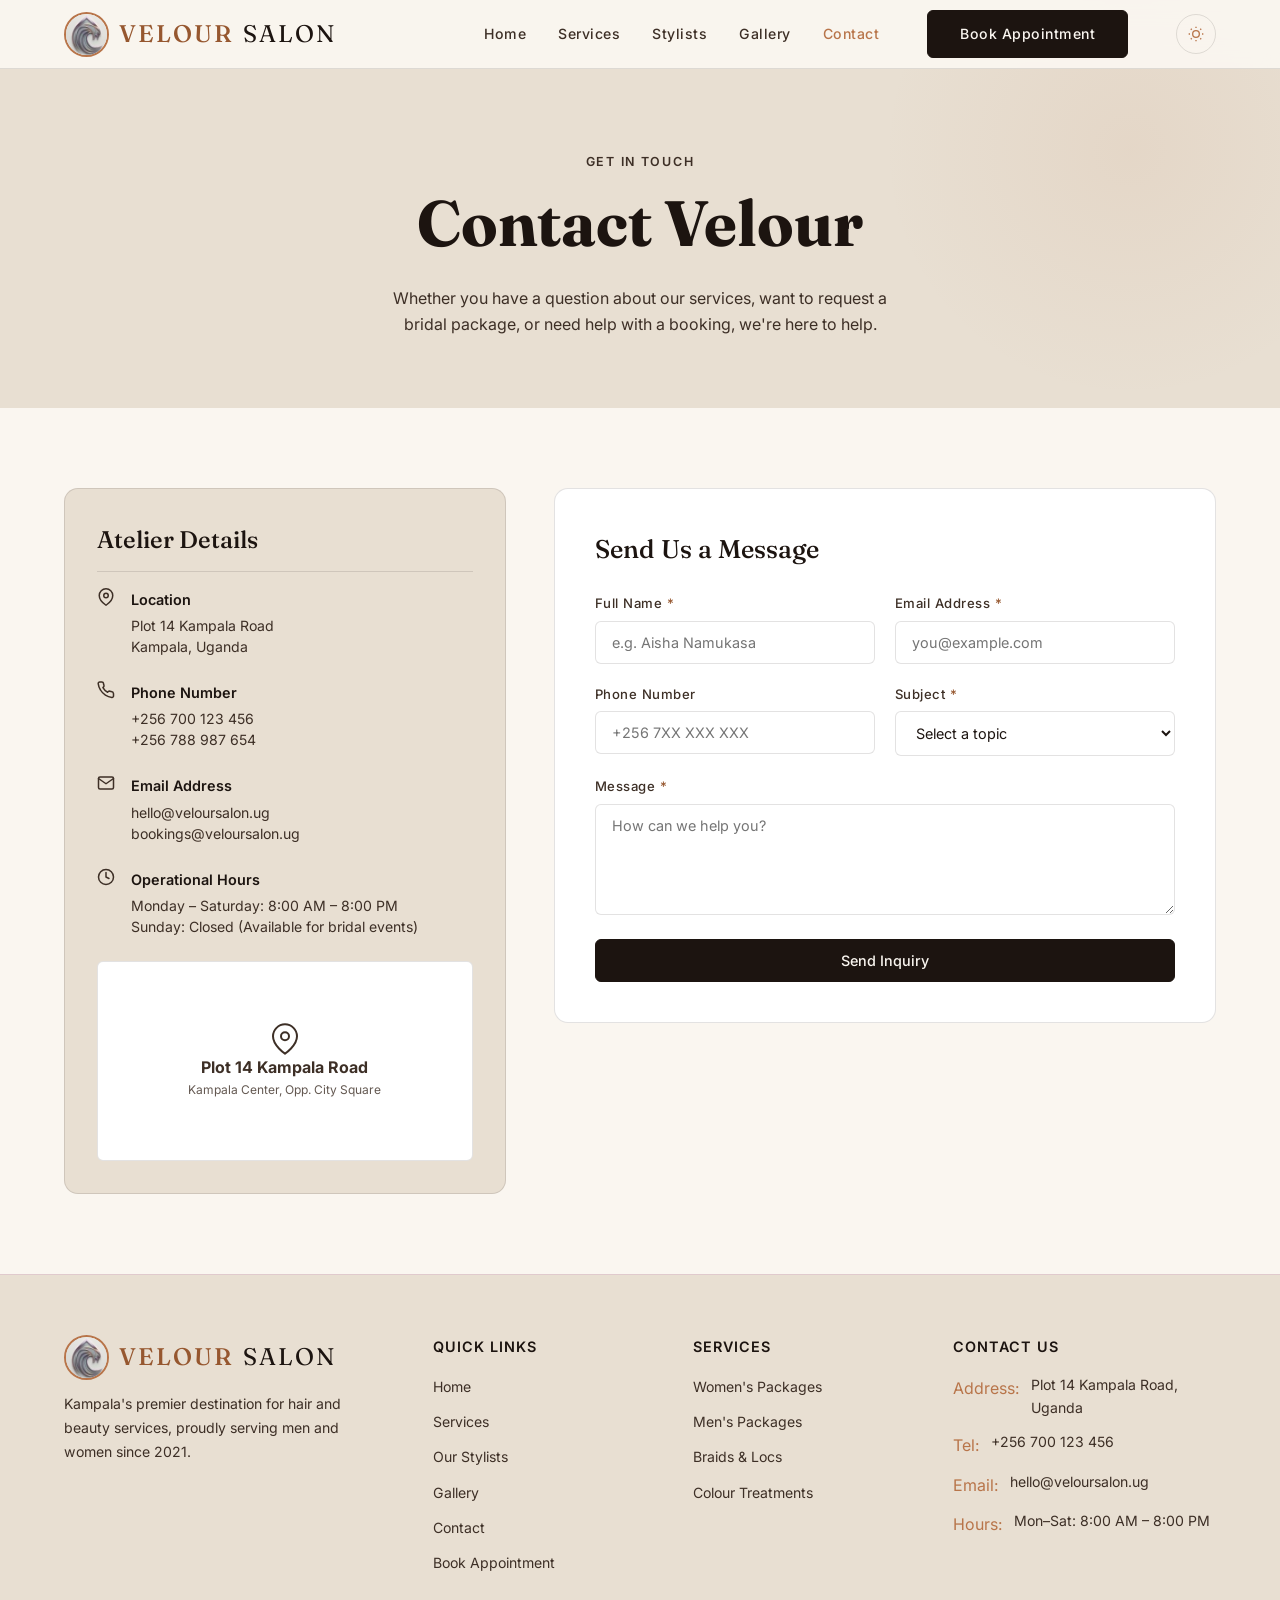
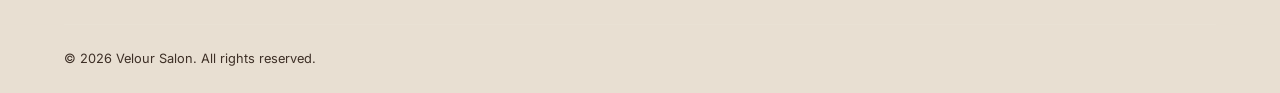
<file: contact.html>
<!DOCTYPE html>
<html lang="en">
<head>
  <meta charset="UTF-8" />
  <meta name="viewport" content="width=device-width, initial-scale=1.0" />
  <meta name="description" content="Contact Velour Salon Kampala — operational hours, location details, and inquiry form for custom styling, bridal, and salon services." />
  <title>Contact Us | Velour Salon</title>
  
  <link rel="preconnect" href="https://fonts.googleapis.com">
  <link rel="preconnect" href="https://fonts.gstatic.com" crossorigin>
  <!-- Full stylesheet — synchronous to guarantee zero CLS -->
  <link rel="stylesheet" href="style.css" />

  <!-- Google Fonts async with display=optional (no font CLS) -->
  <link rel="preload" href="https://fonts.googleapis.com/css2?family=Fraunces:ital,opsz,wght@0,9..144,400;0,9..144,500;1,9..144,400&family=Inter:wght@300;400;500;600;700&display=optional" as="style" onload="this.onload=null;this.rel='stylesheet'">
  <noscript><link rel="stylesheet" href="https://fonts.googleapis.com/css2?family=Fraunces:ital,opsz,wght@0,9..144,400;0,9..144,500;1,9..144,400&family=Inter:wght@300;400;500;600;700&display=optional"></noscript>

  <!-- Font Awesome removed — icons replaced with inline SVGs (saves 14.8 KiB) -->

  <script>!function(){var e=localStorage.getItem("velour-theme")||"light";document.documentElement.setAttribute("data-theme",e)}();</script>
  <script src="theme.js" defer></script>
  <style>

    /* Contact page layout styles */
    .contact-grid {
      display: grid;
      grid-template-columns: 1.2fr 1.8fr;
      gap: 3rem;
      align-items: start;
    }
    @media (max-width: 992px) {
      .contact-grid {
        grid-template-columns: 1fr;
        gap: 2.5rem;
      }
    }
    .contact-info-card {
      background: var(--cta-bg);
      border: 1px solid var(--border-clr);
      border-radius: var(--radius-md);
      padding: 2rem;
    }
    .contact-info-card h3 {
      font-family: var(--font-display);
      font-size: 1.5rem;
      font-weight: 500;
      color: var(--text-title);
      margin-bottom: 1rem;
      border-bottom: 1px solid var(--border-clr);
      padding-bottom: 0.75rem;
    }
    .contact-detail-item {
      display: flex;
      gap: 1rem;
      align-items: flex-start;
      margin-bottom: 1.5rem;
    }
    .contact-detail-item i {
      color: var(--accent-hover);
      font-size: 1.1rem;
      margin-top: 0.2rem;
      width: 20px;
      text-align: center;
    }
    .contact-detail-item div h4 {
      font-family: var(--font-body);
      font-size: 0.9rem;
      font-weight: 600;
      color: var(--text-title);
      margin-bottom: 0.25rem;
    }
    .contact-detail-item div p {
      font-size: 0.88rem;
      color: var(--text-color);
      line-height: 1.5;
    }
    .map-placeholder {
      width: 100%;
      height: 200px;
      background: var(--card-bg);
      border: 1px solid var(--border-clr);
      border-radius: var(--radius-sm);
      display: flex;
      flex-direction: column;
      align-items: center;
      justify-content: center;
      margin-top: 1.5rem;
      text-align: center;
      padding: 1rem;
    }
    .map-placeholder i {
      font-size: 2rem;
      color: var(--accent-hover);
      margin-bottom: 0.5rem;
    }
    .map-placeholder span {
      font-size: 0.75rem;
      color: var(--text-color);
      opacity: 0.8;
    }
    .contact-form-card {
      background: var(--card-bg);
      border: 1px solid var(--border-clr);
      border-radius: var(--radius-md);
      padding: 2.5rem;
    }
    @media (max-width: 576px) {
      .contact-form-card {
        padding: 1.5rem;
      }
    }
    .contact-form-card h3 {
      font-family: var(--font-display);
      font-size: 1.6rem;
      font-weight: 500;
      color: var(--text-title);
      margin-bottom: 1.5rem;
    }
    .form-success {
      display: none;
      background: var(--cta-bg);
      border: 1px solid var(--border-clr);
      padding: 1.25rem;
      border-radius: var(--radius-sm);
      color: var(--text-title);
      font-size: 0.9rem;
      text-align: center;
      margin-top: 1rem;
    }
  </style>
</head>
<body>

  <!-- NAVBAR -->
  <nav class="navbar" role="navigation" aria-label="Main navigation">
    <div class="container nav-inner">
      <a href="index.html" class="nav-logo">
        <img src="assets/logo-small.jpeg" alt="Velour Salon Logo" width="45" height="45" loading="lazy">
        VELOUR<span>SALON</span>
      </a>
      <ul class="nav-links">
        <li><a href="index.html" id="nav-home">Home</a></li>
        <li><a href="services.html" id="nav-services">Services</a></li>
        <li><a href="stylists.html" id="nav-stylists">Stylists</a></li>
        <li><a href="gallery.html" id="nav-gallery">Gallery</a></li>
        <li><a href="contact.html" class="active" id="nav-contact">Contact</a></li>
        <li><a href="booking.html" class="btn btn-primary nav-cta" id="nav-cta-btn">Book Appointment</a></li>

        <li>
          <button class="theme-toggle" id="theme-toggle" aria-label="Toggle Light/Dark Mode">
            <svg id="sun-icon" xmlns="http://www.w3.org/2000/svg" width="16" height="16" viewBox="0 0 24 24" fill="none" stroke="currentColor" stroke-width="2" aria-hidden="true"><circle cx="12" cy="12" r="5"/><line x1="12" y1="1" x2="12" y2="3"/><line x1="12" y1="21" x2="12" y2="23"/><line x1="4.22" y1="4.22" x2="5.64" y2="5.64"/><line x1="18.36" y1="18.36" x2="19.78" y2="19.78"/><line x1="1" y1="12" x2="3" y2="12"/><line x1="21" y1="12" x2="23" y2="12"/><line x1="4.22" y1="19.78" x2="5.64" y2="18.36"/><line x1="18.36" y1="5.64" x2="19.78" y2="4.22"/></svg>
            <svg id="moon-icon" xmlns="http://www.w3.org/2000/svg" width="16" height="16" viewBox="0 0 24 24" fill="none" stroke="currentColor" stroke-width="2" style="display:none;" aria-hidden="true"><path d="M21 12.79A9 9 0 1 1 11.21 3 7 7 0 0 0 21 12.79z"/></svg>
          </button>
        </li>
      </ul>

      <button class="hamburger" id="hamburger-btn" aria-label="Open mobile menu" aria-expanded="false" aria-controls="mobile-nav">
        <svg xmlns="http://www.w3.org/2000/svg" width="22" height="22" viewBox="0 0 24 24" fill="none" stroke="currentColor" stroke-width="2" stroke-linecap="round" aria-hidden="true"><line x1="3" y1="6" x2="21" y2="6"/><line x1="3" y1="12" x2="21" y2="12"/><line x1="3" y1="18" x2="21" y2="18"/></svg>
      </button>
    </div>
  </nav>

  <!-- Mobile Nav -->
  <div class="mobile-nav" id="mobile-nav" aria-hidden="true">
    <a href="index.html">Home</a>
    <a href="services.html">Services</a>
    <a href="stylists.html">Stylists</a>
    <a href="gallery.html">Gallery</a>
    <a href="contact.html" class="active">Contact</a>
    <button class="theme-toggle" id="mobile-theme-toggle" style="margin: 0.5rem auto 0; display: flex; gap: 0.5rem; justify-content: center; align-items: center; width: 100%; border: 1px solid var(--border-clr); padding: 0.75rem; border-radius: var(--radius-sm); background: transparent; color: var(--text-color); font-family: var(--font-body); font-size: 1rem; cursor: pointer;">
      <svg xmlns="http://www.w3.org/2000/svg" width="16" height="16" viewBox="0 0 24 24" fill="none" stroke="currentColor" stroke-width="2" aria-hidden="true"><path d="M21 12.79A9 9 0 1 1 11.21 3 7 7 0 0 0 21 12.79z"/></svg> Theme
    </button>
    <a href="booking.html" class="btn btn-primary" style="text-align:center;margin-top:0.5rem;">Book Appointment</a>
  </div>

  <main id="main-content">
  <!-- PAGE HEADER -->
  <header class="page-header" id="page-header">
    <div class="container">
      <p class="eyebrow">Get in Touch</p>
      <h1>Contact Velour</h1>
      <p>Whether you have a question about our services, want to request a bridal package, or need help with a booking, we're here to help.</p>
    </div>
  </header>

  <!-- CONTACT SECTION -->
  <section class="section" id="contact-section">
    <div class="container">
      <div class="contact-grid">
        
        <!-- LEFT: Info Details -->
        <aside aria-label="Contact information">
          <div class="contact-info-card">
            <h3>Atelier Details</h3>
            
            <div class="contact-detail-item">
              <svg xmlns="http://www.w3.org/2000/svg" width="18" height="18" viewBox="0 0 24 24" fill="none" stroke="currentColor" stroke-width="2" stroke-linecap="round" stroke-linejoin="round" aria-hidden="true"><path d="M21 10c0 7-9 13-9 13S3 17 3 10a9 9 0 0 1 18 0z"/><circle cx="12" cy="10" r="3"/></svg>
              <div>
                <h4>Location</h4>
                <p>Plot 14 Kampala Road<br>Kampala, Uganda</p>
              </div>
            </div>

            <div class="contact-detail-item">
              <svg xmlns="http://www.w3.org/2000/svg" width="18" height="18" viewBox="0 0 24 24" fill="none" stroke="currentColor" stroke-width="2" stroke-linecap="round" stroke-linejoin="round" aria-hidden="true"><path d="M22 16.92v3a2 2 0 0 1-2.18 2 19.79 19.79 0 0 1-8.63-3.07A19.5 19.5 0 0 1 4.69 12 19.79 19.79 0 0 1 1.6 3.4 2 2 0 0 1 3.56 1.18h3a2 2 0 0 1 2 1.72c.127.96.361 1.903.7 2.81a2 2 0 0 1-.45 2.11L7.91 8.7a16 16 0 0 0 6.29 6.29l.9-.9a2 2 0 0 1 2.11-.45c.907.339 1.85.573 2.81.7a2 2 0 0 1 1.72 2.03z"/></svg>
              <div>
                <h4>Phone Number</h4>
                <p>+256 700 123 456<br>+256 788 987 654</p>
              </div>
            </div>

            <div class="contact-detail-item">
              <svg xmlns="http://www.w3.org/2000/svg" width="18" height="18" viewBox="0 0 24 24" fill="none" stroke="currentColor" stroke-width="2" stroke-linecap="round" stroke-linejoin="round" aria-hidden="true"><path d="M4 4h16c1.1 0 2 .9 2 2v12c0 1.1-.9 2-2 2H4c-1.1 0-2-.9-2-2V6c0-1.1.9-2 2-2z"/><polyline points="22,6 12,13 2,6"/></svg>
              <div>
                <h4>Email Address</h4>
                <p>hello@veloursalon.ug<br>bookings@veloursalon.ug</p>
              </div>
            </div>

            <div class="contact-detail-item">
              <svg xmlns="http://www.w3.org/2000/svg" width="18" height="18" viewBox="0 0 24 24" fill="none" stroke="currentColor" stroke-width="2" stroke-linecap="round" stroke-linejoin="round" aria-hidden="true"><circle cx="12" cy="12" r="10"/><polyline points="12 6 12 12 16 14"/></svg>
              <div>
                <h4>Operational Hours</h4>
                <p>Monday – Saturday: 8:00 AM – 8:00 PM<br>Sunday: Closed (Available for bridal events)</p>
              </div>
            </div>

            <div class="map-placeholder" id="salon-map">
              <svg xmlns="http://www.w3.org/2000/svg" width="32" height="32" viewBox="0 0 24 24" fill="none" stroke="currentColor" stroke-width="1.5" stroke-linecap="round" stroke-linejoin="round" aria-hidden="true"><path d="M21 10c0 7-9 13-9 13S3 17 3 10a9 9 0 0 1 18 0z"/><circle cx="12" cy="10" r="3"/></svg>
              <h4>Plot 14 Kampala Road</h4>
              <span>Kampala Center, Opp. City Square</span>
            </div>
          </div>
        </aside>

        <!-- RIGHT: Inquiry Form -->
        <div class="contact-form-card" aria-labelledby="form-heading">
          <h3 id="form-heading">Send Us a Message</h3>
          <form id="contact-form" novalidate>
            <div class="form-grid">
              
              <div class="form-group" id="group-name">
                <label for="contact-name">Full Name <span style="color:var(--accent-hover)">*</span></label>
                <input type="text" id="contact-name" name="name" placeholder="e.g. Aisha Namukasa" required autocomplete="name">
              </div>

              <div class="form-group" id="group-email">
                <label for="contact-email">Email Address <span style="color:var(--accent-hover)">*</span></label>
                <input type="email" id="contact-email" name="email" placeholder="you@example.com" required autocomplete="email">
              </div>

              <div class="form-group" id="group-phone">
                <label for="contact-phone">Phone Number</label>
                <input type="tel" id="contact-phone" name="phone" placeholder="+256 7XX XXX XXX" autocomplete="tel">
              </div>

              <div class="form-group" id="group-subject">
                <label for="contact-subject">Subject <span style="color:var(--accent-hover)">*</span></label>
                <select id="contact-subject" name="subject" required>
                  <option value="" disabled selected>Select a topic</option>
                  <option value="general">General Inquiry</option>
                  <option value="bridal">Bridal &amp; Special Events</option>
                  <option value="corporate">Corporate Packages</option>
                  <option value="feedback">Feedback / Review</option>
                  <option value="careers">Careers / Stylist Positions</option>
                </select>
              </div>

              <div class="form-group form-col-2" id="group-message">
                <label for="contact-message">Message <span style="color:var(--accent-hover)">*</span></label>
                <textarea id="contact-message" name="message" rows="5" placeholder="How can we help you?" required></textarea>
              </div>

            </div>

            <div style="margin-top: 1.5rem;">
              <button type="submit" class="btn btn-primary" id="contact-submit-btn" style="width: 100%;">Send Inquiry</button>
            </div>

            <div class="form-success" id="contact-success-msg" role="alert">
              Thank you for contacting us! We've received your message and will respond within 24 business hours.
            </div>
          </form>
        </div>

      </div>
    </div>
  </section>

  </main>

  <!-- FOOTER -->
  <footer class="footer" id="main-footer">
    <div class="container">
      <div class="footer-grid">
        <div class="footer-brand">
          <a href="index.html" class="nav-logo">
            <img src="assets/logo-small.jpeg" alt="Velour Salon Logo" width="45" height="45" loading="lazy">
            VELOUR<span>SALON</span>
          </a>
          <p>Kampala's premier destination for hair and beauty services, proudly serving men and women since 2021.</p>
        </div>
        <div class="footer-col">
          <h4>Quick Links</h4>
          <ul>
            <li><a href="index.html">Home</a></li>
            <li><a href="services.html">Services</a></li>
            <li><a href="stylists.html">Our Stylists</a></li>
            <li><a href="gallery.html">Gallery</a></li>
            <li><a href="contact.html">Contact</a></li>
            <li><a href="booking.html">Book Appointment</a></li>
          </ul>
        </div>
        <div class="footer-col">
          <h4>Services</h4>
          <ul>
            <li><a href="services.html">Women's Packages</a></li>
            <li><a href="services.html">Men's Packages</a></li>
            <li><a href="services.html">Braids &amp; Locs</a></li>
            <li><a href="services.html">Colour Treatments</a></li>
          </ul>
        </div>
        <div class="footer-col">
          <h4>Contact Us</h4>
          <div class="footer-contact-item"><span>Address:</span><span>Plot 14 Kampala Road, Uganda</span></div>
          <div class="footer-contact-item"><span>Tel:</span><span>+256 700 123 456</span></div>
          <div class="footer-contact-item"><span>Email:</span><span>hello@veloursalon.ug</span></div>
          <div class="footer-contact-item"><span>Hours:</span><span>Mon–Sat: 8:00 AM – 8:00 PM</span></div>
        </div>
      </div>
      <div class="footer-bottom">
        <p>&copy; 2026 Velour Salon. All rights reserved.</p>
      </div>
    </div>
  </footer>

  <script>
    // Mobile menu
    const hamburger = document.getElementById('hamburger-btn');
    const mobileNav = document.getElementById('mobile-nav');
    hamburger.addEventListener('click', () => {
      const isOpen = mobileNav.classList.toggle('open');
      hamburger.setAttribute('aria-expanded', isOpen);
      mobileNav.setAttribute('aria-hidden', !isOpen);
    });

    // Form submit simulation
    const form = document.getElementById('contact-form');
    const submitBtn = document.getElementById('contact-submit-btn');
    const successMsg = document.getElementById('contact-success-msg');

    if (form) {
      form.addEventListener('submit', (e) => {
        e.preventDefault();
        
        // Basic validation check
        const name = document.getElementById('contact-name').value.trim();
        const email = document.getElementById('contact-email').value.trim();
        const subject = document.getElementById('contact-subject').value;
        const message = document.getElementById('contact-message').value.trim();

        if (!name || !email || !subject || !message) {
          alert('Please fill out all required fields marked with *');
          return;
        }

        submitBtn.textContent = 'Sending...';
        submitBtn.disabled = true;

        setTimeout(() => {
          successMsg.style.display = 'block';
          form.reset();
          submitBtn.textContent = 'Send Inquiry';
          submitBtn.disabled = false;
          successMsg.scrollIntoView({ behavior: 'smooth', block: 'nearest' });
          
          setTimeout(() => {
            successMsg.style.display = 'none';
          }, 5000);
        }, 1000);
      });
    }
  </script>

</body>
</html>
</file>
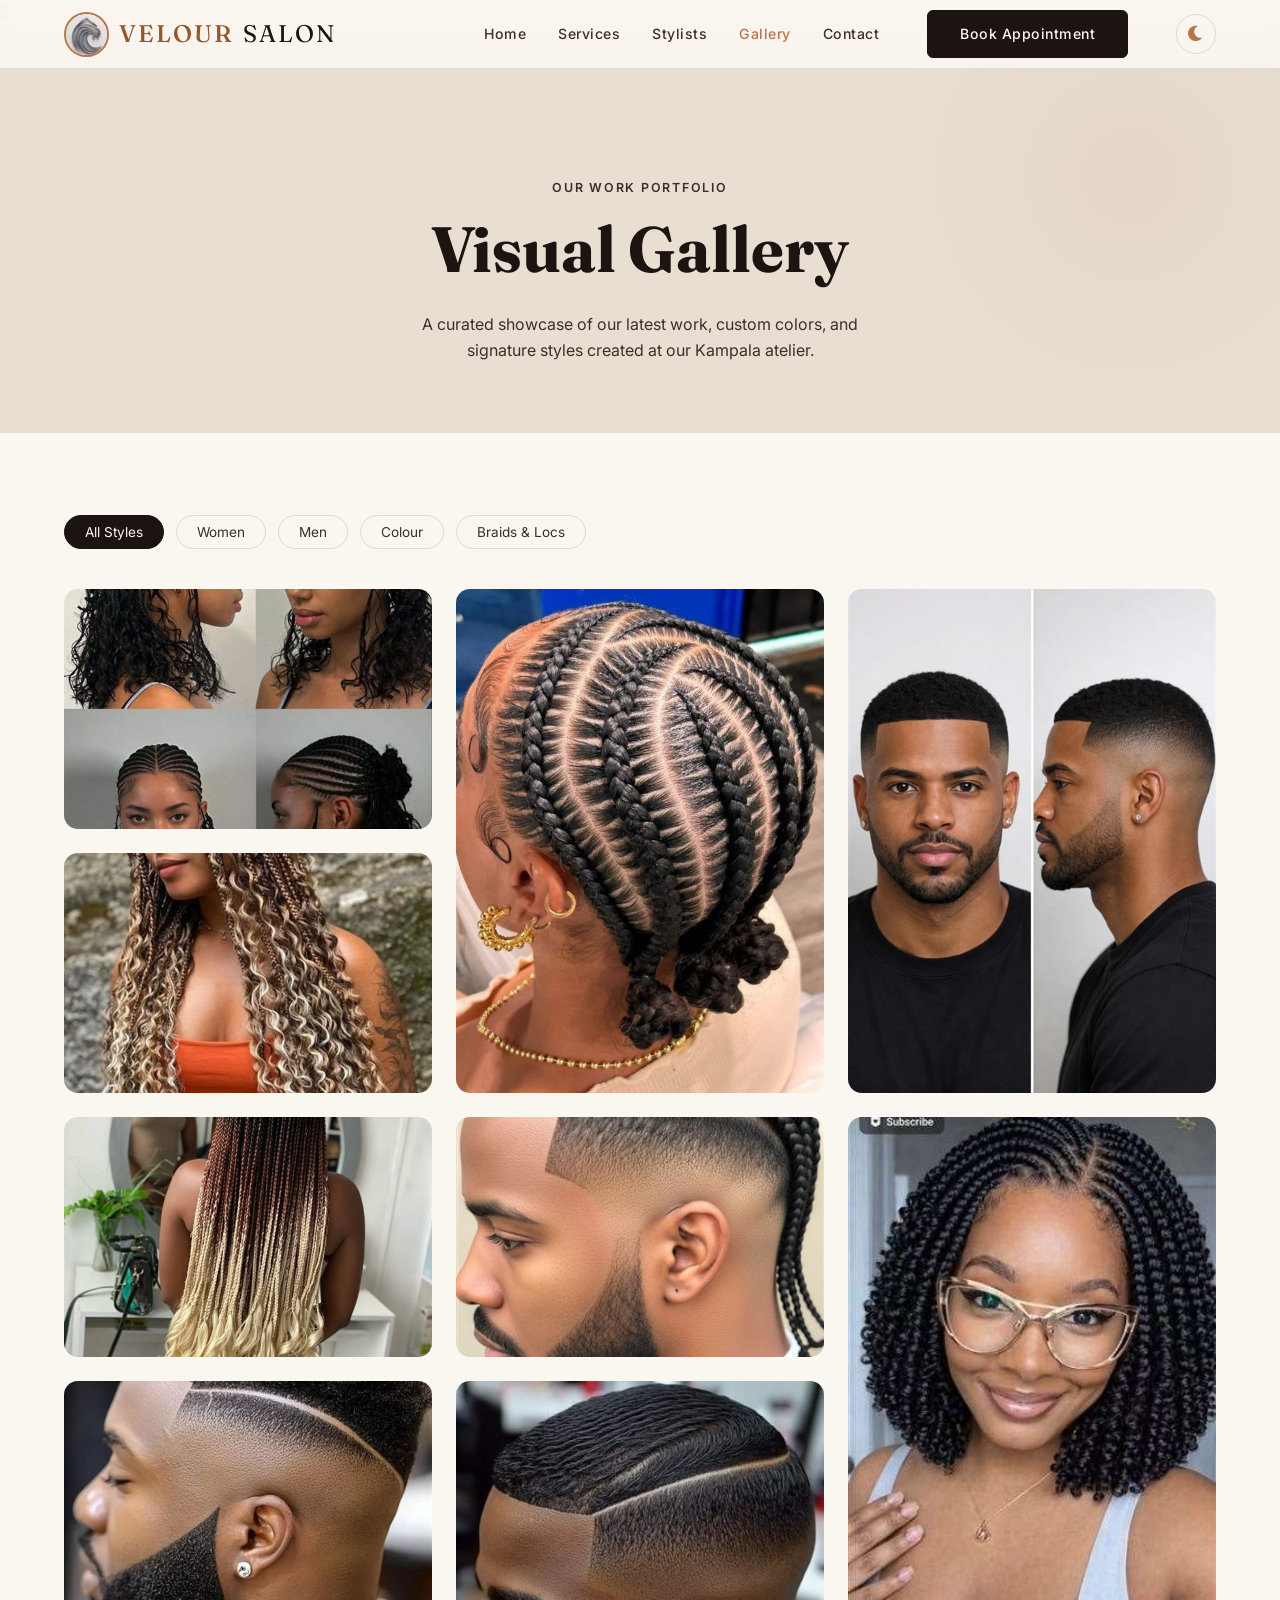
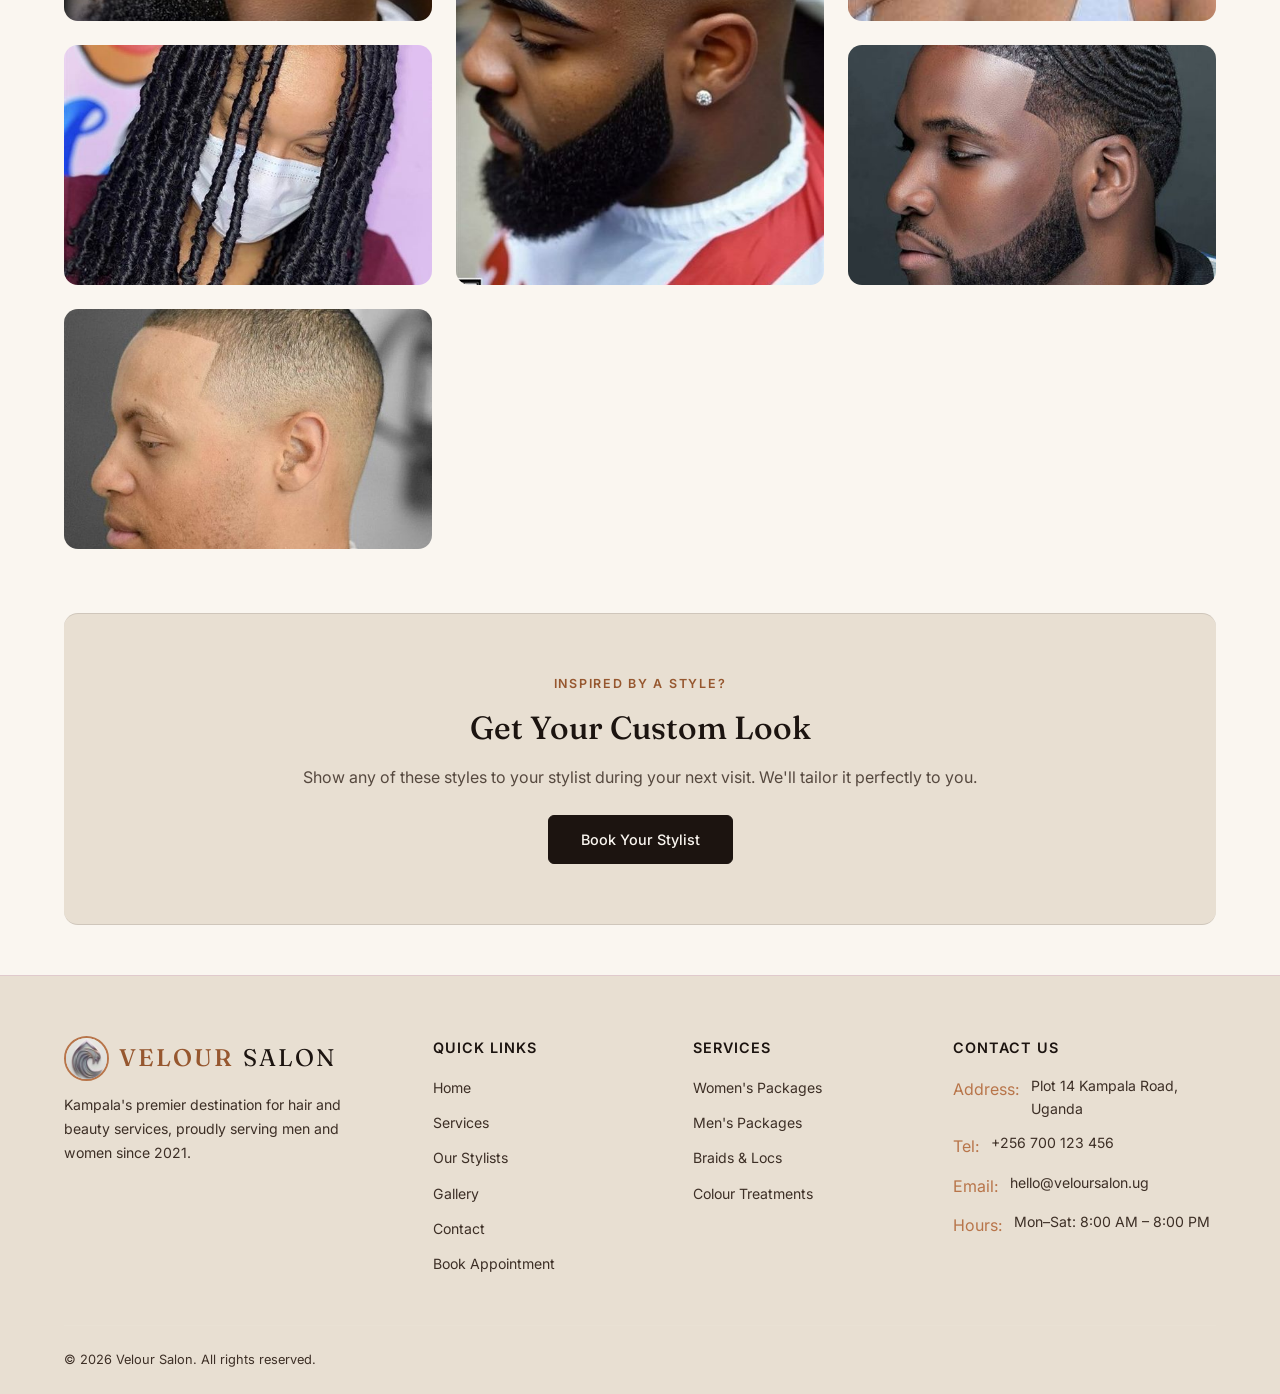
<file: gallery.html>
5<!DOCTYPE html>
<html lang="en">
<head>
  <meta charset="UTF-8" />
  <meta name="viewport" content="width=device-width, initial-scale=1.0" />
  <meta name="description" content="Explore the Velour Salon hair gallery — showcasing the best cuts, custom colours, braids, and grooming in Kampala." />
  <title>Gallery | Velour Salon</title>
  
  <link rel="preconnect" href="https://fonts.googleapis.com">
  <link rel="preconnect" href="https://fonts.gstatic.com" crossorigin>
  <link href="https://fonts.googleapis.com/css2?family=Fraunces:ital,opsz,wght@0,9..144,400;0,9..144,500;1,9..144,400&family=Inter:wght@300;400;500;600;700&display=swap" rel="stylesheet">
  <link rel="stylesheet" href="style.css" />
  <!-- Font Awesome for Icons -->
    <link rel="preload" href="https://cdnjs.cloudflare.com/ajax/libs/font-awesome/6.0.0/css/all.min.css" as="style" onload="this.onload=null;this.rel='stylesheet'">
  <noscript><link rel="stylesheet" href="https://cdnjs.cloudflare.com/ajax/libs/font-awesome/6.0.0/css/all.min.css"></noscript>
    <script>!function(){var e=localStorage.getItem("velour-theme")||"light";document.documentElement.setAttribute("data-theme",e)}();</script>
  <script src="theme.js" defer></script>
</head>
<body>

  <!-- NAVBAR -->
  <nav class="navbar" role="navigation" aria-label="Main navigation">
    <div class="container nav-inner">
      <a href="index.html" class="nav-logo">
        <img src="assets/logo-small.jpeg" alt="Velour Salon Logo" width="45" height="45" loading="lazy">
        VELOUR<span>SALON</span>
      </a>
      <ul class="nav-links">
        <li><a href="index.html" id="nav-home">Home</a></li>
        <li><a href="services.html" id="nav-services">Services</a></li>
        <li><a href="stylists.html" id="nav-stylists">Stylists</a></li>
        <li><a href="gallery.html" class="active" id="nav-gallery">Gallery</a></li>
        <li><a href="contact.html" id="nav-contact">Contact</a></li>
        <li><a href="booking.html" class="btn btn-primary nav-cta" id="nav-cta-btn">Book Appointment</a></li>

        <li>
          <button class="theme-toggle" id="theme-toggle" aria-label="Toggle Light/Dark Mode">
            <i class="fa-regular fa-sun" id="sun-icon"></i>
            <i class="fa-regular fa-moon" id="moon-icon" style="display:none;"></i>
          </button>
        </li>
      </ul>

      <button class="hamburger" id="hamburger-btn" aria-label="Open mobile menu" aria-expanded="false" aria-controls="mobile-nav">
        <i class="fa-solid fa-bars"></i>
      </button>
    </div>
  </nav>

  <!-- Mobile Nav -->
  <div class="mobile-nav" id="mobile-nav" aria-hidden="true">
    <a href="index.html">Home</a>
    <a href="services.html">Services</a>
    <a href="stylists.html">Stylists</a>
    <a href="gallery.html" class="active">Gallery</a>
    <a href="contact.html">Contact</a>
    <button class="theme-toggle" id="mobile-theme-toggle" style="margin: 0.5rem auto 0; display: flex; gap: 0.5rem; justify-content: center; align-items: center; width: 100%; border: 1px solid var(--border-clr); padding: 0.75rem; border-radius: var(--radius-sm); background: transparent; color: var(--text-color); font-family: var(--font-body); font-size: 1rem; cursor: pointer;">
      <i class="fas fa-moon"></i> Theme
    </button>
    <a href="booking.html" class="btn btn-primary" style="text-align:center;margin-top:0.5rem;">Book Appointment</a>
  </div>

  <!-- PAGE HEADER -->
  <header class="page-header" id="page-header">
    <div class="container">
      <p class="eyebrow">Our Work Portfolio</p>
      <h1>Visual Gallery</h1>
      <p>A curated showcase of our latest work, custom colors, and signature styles created at our Kampala atelier.</p>
    </div>
  </header>

  <!-- GALLERY SECTION -->
  <section class="section-sm" id="gallery-section" aria-labelledby="gallery-heading">
    <div class="container">
      <div class="filter-row" role="group" aria-label="Filter gallery">
        <button class="filter-btn active" id="filter-all"   data-filter="all">All Styles</button>
        <button class="filter-btn"        id="filter-women" data-filter="women">Women</button>
        <button class="filter-btn"        id="filter-men"   data-filter="men">Men</button>
        <button class="filter-btn"        id="filter-color" data-filter="color">Colour</button>
        <button class="filter-btn"        id="filter-braid" data-filter="braid">Braids &amp; Locs</button>
      </div>

      <div class="gallery-grid" id="portfolio-gallery" style="margin-top: 2rem;">
        
        <!-- Item 1: Braided Updo (Women) -->
        <figure class="gallery-card" data-category="women braid">
          <img src="assets/images/women/women's style 1.jpg" alt="Braided Updo" width="400" height="400" loading="lazy">
          <figcaption>
            <h4>Braided Updo</h4>
            <p>Elegant formal styling.</p>
          </figcaption>
        </figure>

        <!-- Item 2: Vivid Colour (Women, Color - Tall) -->
        <figure class="gallery-card gallery-item-tall" data-category="women color">
          <img src="assets/images/women/women's style 2.jpg" alt="Vivid Colour" width="400" height="400" loading="lazy">
          <figcaption>
            <h4>Vivid Colour</h4>
            <p>Bold transformations.</p>
          </figcaption>
        </figure>

        <!-- Item 3: Classic Fade (Men - Tall) -->
        <figure class="gallery-card gallery-item-tall" data-category="men">
          <img src="assets/images/men/men's style 1.jpg" alt="Classic Fade" width="400" height="400" loading="lazy">
          <figcaption>
            <h4>Classic Fade</h4>
            <p>Precision taper finish.</p>
          </figcaption>
        </figure>

        <!-- Item 4: Knotless Braids (Women, Braid) -->
        <figure class="gallery-card" data-category="women braid">
          <img src="assets/images/women/women's style 3.jpg" alt="Knotless Braids" width="400" height="400" loading="lazy">
          <figcaption>
            <h4>Knotless Braids</h4>
            <p>Low-tension protective style.</p>
          </figcaption>
        </figure>

        <!-- Item 5: Silk Press (Women) -->
        <figure class="gallery-card" data-category="women">
          <img src="assets/images/women/women's style 4.jpg" alt="Silk Press" width="400" height="400" loading="lazy">
          <figcaption>
            <h4>Silk Press</h4>
            <p>Smooth, high-shine styling.</p>
          </figcaption>
        </figure>

        <!-- Item 6: Modern Pompadour (Men) -->
        <figure class="gallery-card" data-category="men">
          <img src="assets/images/men/men's style 2.jpg" alt="Modern Pompadour" width="400" height="400" loading="lazy">
          <figcaption>
            <h4>Modern Pompadour</h4>
            <p>Classic volume, modern twist.</p>
          </figcaption>
        </figure>

        <!-- Item 7: Soft Curls (Women - Tall) -->
        <figure class="gallery-card gallery-item-tall" data-category="women">
          <img src="assets/images/women/women's style 5.jpg" alt="Soft Curls" width="400" height="400" loading="lazy">
          <figcaption>
            <h4>Soft Curls</h4>
            <p>Glamorous waves and curls.</p>
          </figcaption>
        </figure>

        <!-- Item 8: Beard Sculpting (Men) -->
        <figure class="gallery-card" data-category="men">
          <img src="assets/images/men/men's style 3.jpg" alt="Beard Sculpting" width="400" height="400" loading="lazy">
          <figcaption>
            <h4>Beard Sculpting</h4>
            <p>Expert shaping and grooming.</p>
          </figcaption>
        </figure>

        <!-- Item 9: Buzz Cut (Men - Tall) -->
        <figure class="gallery-card gallery-item-tall" data-category="men">
          <img src="assets/images/men/men's style 4.jpg" alt="Buzz Cut" width="400" height="400" loading="lazy">
          <figcaption>
            <h4>Buzz Cut</h4>
            <p>Clean, low-maintenance cut.</p>
          </figcaption>
        </figure>

        <!-- Item 10: Short Pixie (Women) -->
        <figure class="gallery-card" data-category="women">
          <img src="assets/images/women/women's style 6.jpg" alt="Short Pixie" width="400" height="400" loading="lazy">
          <figcaption>
            <h4>Short Pixie</h4>
            <p>Modern and edgy short cut.</p>
          </figcaption>
        </figure>

        <!-- Item 11: Top Knot Fade (Men) -->
        <figure class="gallery-card" data-category="men">
          <img src="assets/images/men/men's style 5.jpg" alt="Top Knot Fade" width="400" height="400" loading="lazy">
          <figcaption>
            <h4>Top Knot Fade</h4>
            <p>Versatile long top with sharp sides.</p>
          </figcaption>
        </figure>

        <!-- Item 12: Clean Shave (Men) -->
        <figure class="gallery-card" data-category="men">
          <img src="assets/images/men/men's style 6.jpg" alt="Clean Shave" width="400" height="400" loading="lazy">
          <figcaption>
            <h4>Clean Shave</h4>
            <p>Smooth, professional finish.</p>
          </figcaption>
        </figure>

      </div>

      <!-- CTA -->
      <div class="cta-strip text-center" style="margin-top:4rem;border-radius:var(--radius-md);">
        <p class="eyebrow">Inspired by a Style?</p>
        <h3 style="font-family:var(--font-display);font-size:2rem;color:var(--text-title);font-weight:500;margin-bottom:0.75rem;">Get Your Custom Look</h3>
        <p style="color:var(--text-color);margin-bottom:1.5rem;opacity:0.85;">Show any of these styles to your stylist during your next visit. We'll tailor it perfectly to you.</p>
        <a href="booking.html" class="btn btn-primary">Book Your Stylist</a>
      </div>

    </div>
  </section>

  <!-- FOOTER -->
  <footer class="footer" id="main-footer">
    <div class="container">
      <div class="footer-grid">
        <div class="footer-brand">
          <a href="index.html" class="nav-logo">
            <img src="assets/logo-small.jpeg" alt="Velour Salon Logo" width="45" height="45" loading="lazy">
            VELOUR<span>SALON</span>
          </a>
          <p>Kampala's premier destination for hair and beauty services, proudly serving men and women since 2021.</p>
        </div>
        <div class="footer-col">
          <h4>Quick Links</h4>
          <ul>
            <li><a href="index.html">Home</a></li>
            <li><a href="services.html">Services</a></li>
            <li><a href="stylists.html">Our Stylists</a></li>
            <li><a href="gallery.html">Gallery</a></li>
            <li><a href="contact.html">Contact</a></li>
            <li><a href="booking.html">Book Appointment</a></li>
          </ul>
        </div>
        <div class="footer-col">
          <h4>Services</h4>
          <ul>
            <li><a href="services.html">Women's Packages</a></li>
            <li><a href="services.html">Men's Packages</a></li>
            <li><a href="services.html">Braids &amp; Locs</a></li>
            <li><a href="services.html">Colour Treatments</a></li>
          </ul>
        </div>
        <div class="footer-col">
          <h4>Contact Us</h4>
          <div class="footer-contact-item"><span>Address:</span><span>Plot 14 Kampala Road, Uganda</span></div>
          <div class="footer-contact-item"><span>Tel:</span><span>+256 700 123 456</span></div>
          <div class="footer-contact-item"><span>Email:</span><span>hello@veloursalon.ug</span></div>
          <div class="footer-contact-item"><span>Hours:</span><span>Mon–Sat: 8:00 AM – 8:00 PM</span></div>
        </div>
      </div>
      <div class="footer-bottom">
        <p>&copy; 2026 Velour Salon. All rights reserved.</p>
      </div>
    </div>
  </footer>

  <script>
    // Mobile menu
    const hamburger = document.getElementById('hamburger-btn');
    const mobileNav = document.getElementById('mobile-nav');
    hamburger.addEventListener('click', () => {
      const isOpen = mobileNav.classList.toggle('open');
      hamburger.setAttribute('aria-expanded', isOpen);
      mobileNav.setAttribute('aria-hidden', !isOpen);
    });

    // Gallery Filter Logic
    const filterBtns = document.querySelectorAll('.filter-btn');
    const cards      = document.querySelectorAll('.gallery-card');

    filterBtns.forEach(btn => {
      btn.addEventListener('click', () => {
        filterBtns.forEach(b => b.classList.remove('active'));
        btn.classList.add('active');

        const filter = btn.getAttribute('data-filter');

        cards.forEach(card => {
          const cats = (card.getAttribute('data-category') || '').split(' ');
          if (filter === 'all' || cats.includes(filter)) {
            card.style.display = 'block';
          } else {
            card.style.display = 'none';
          }
        });
      });
    });
  </script>

</body>
</html>
</file>
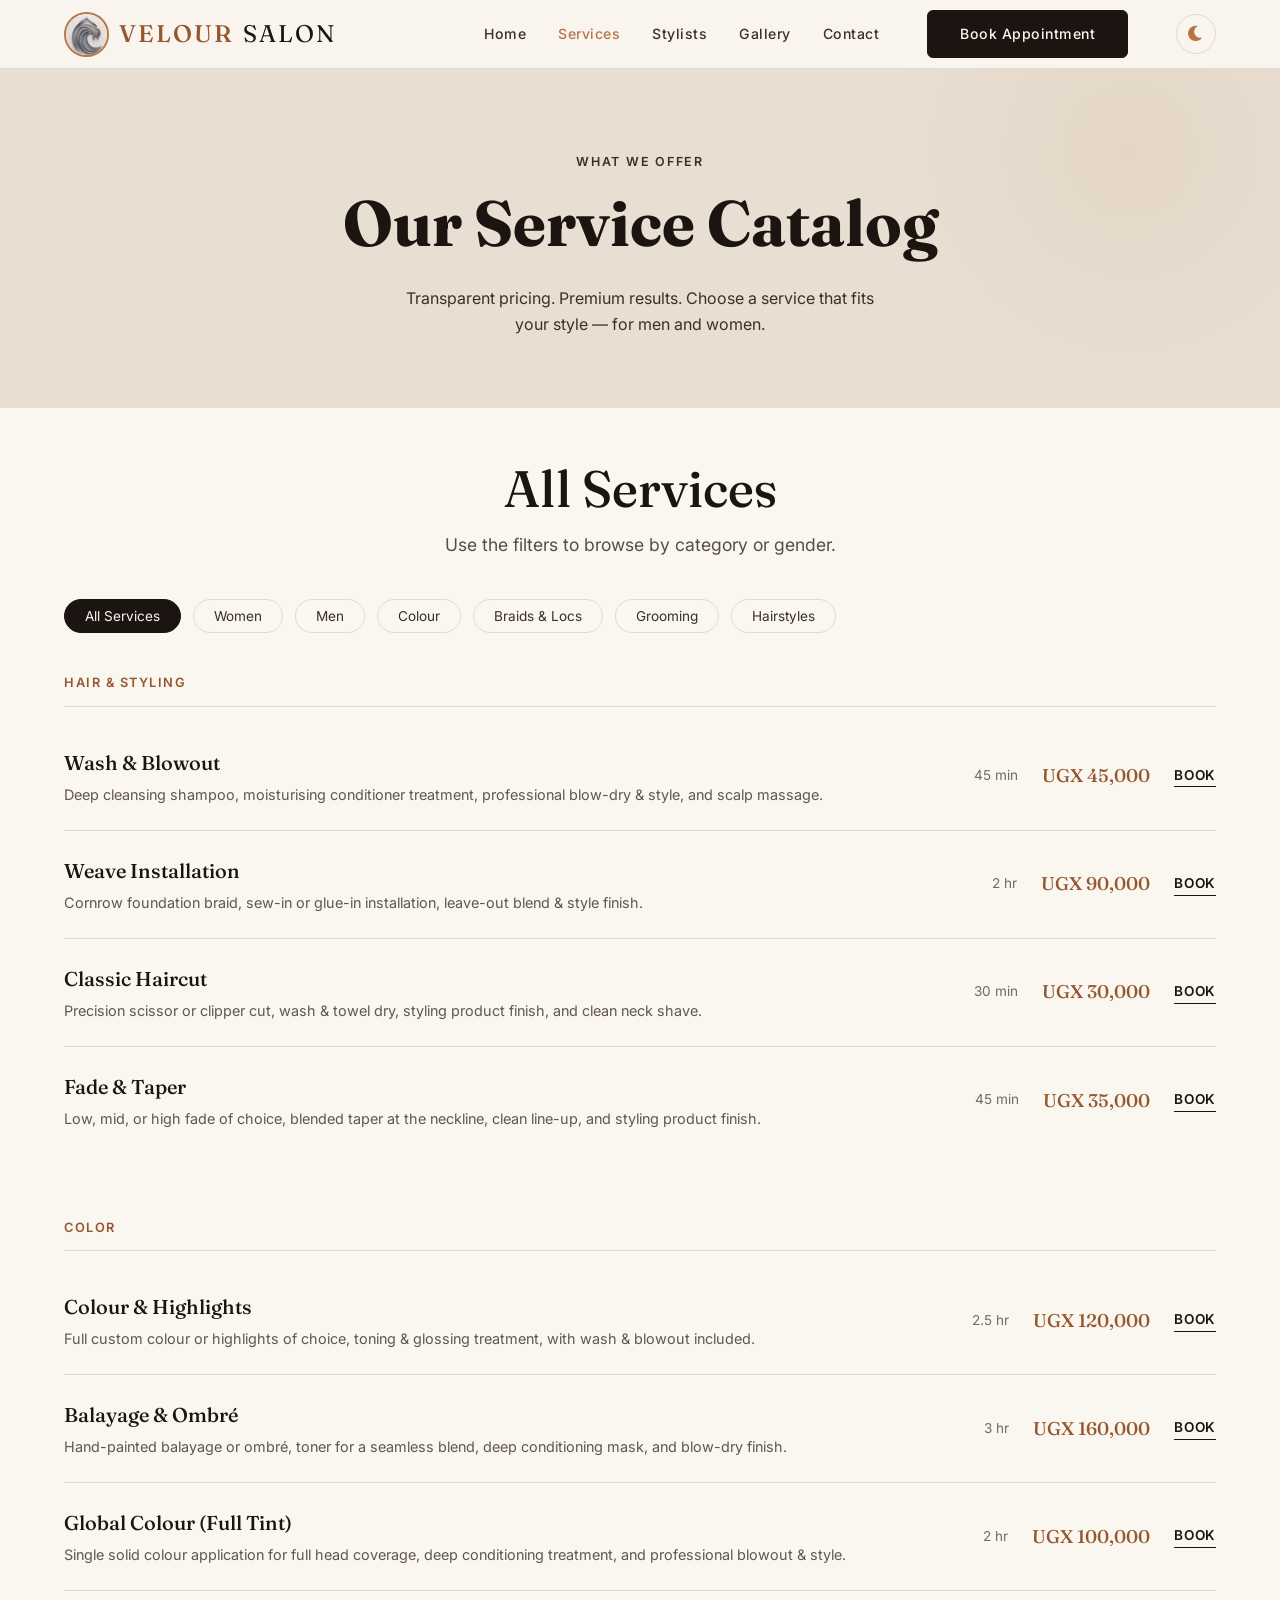
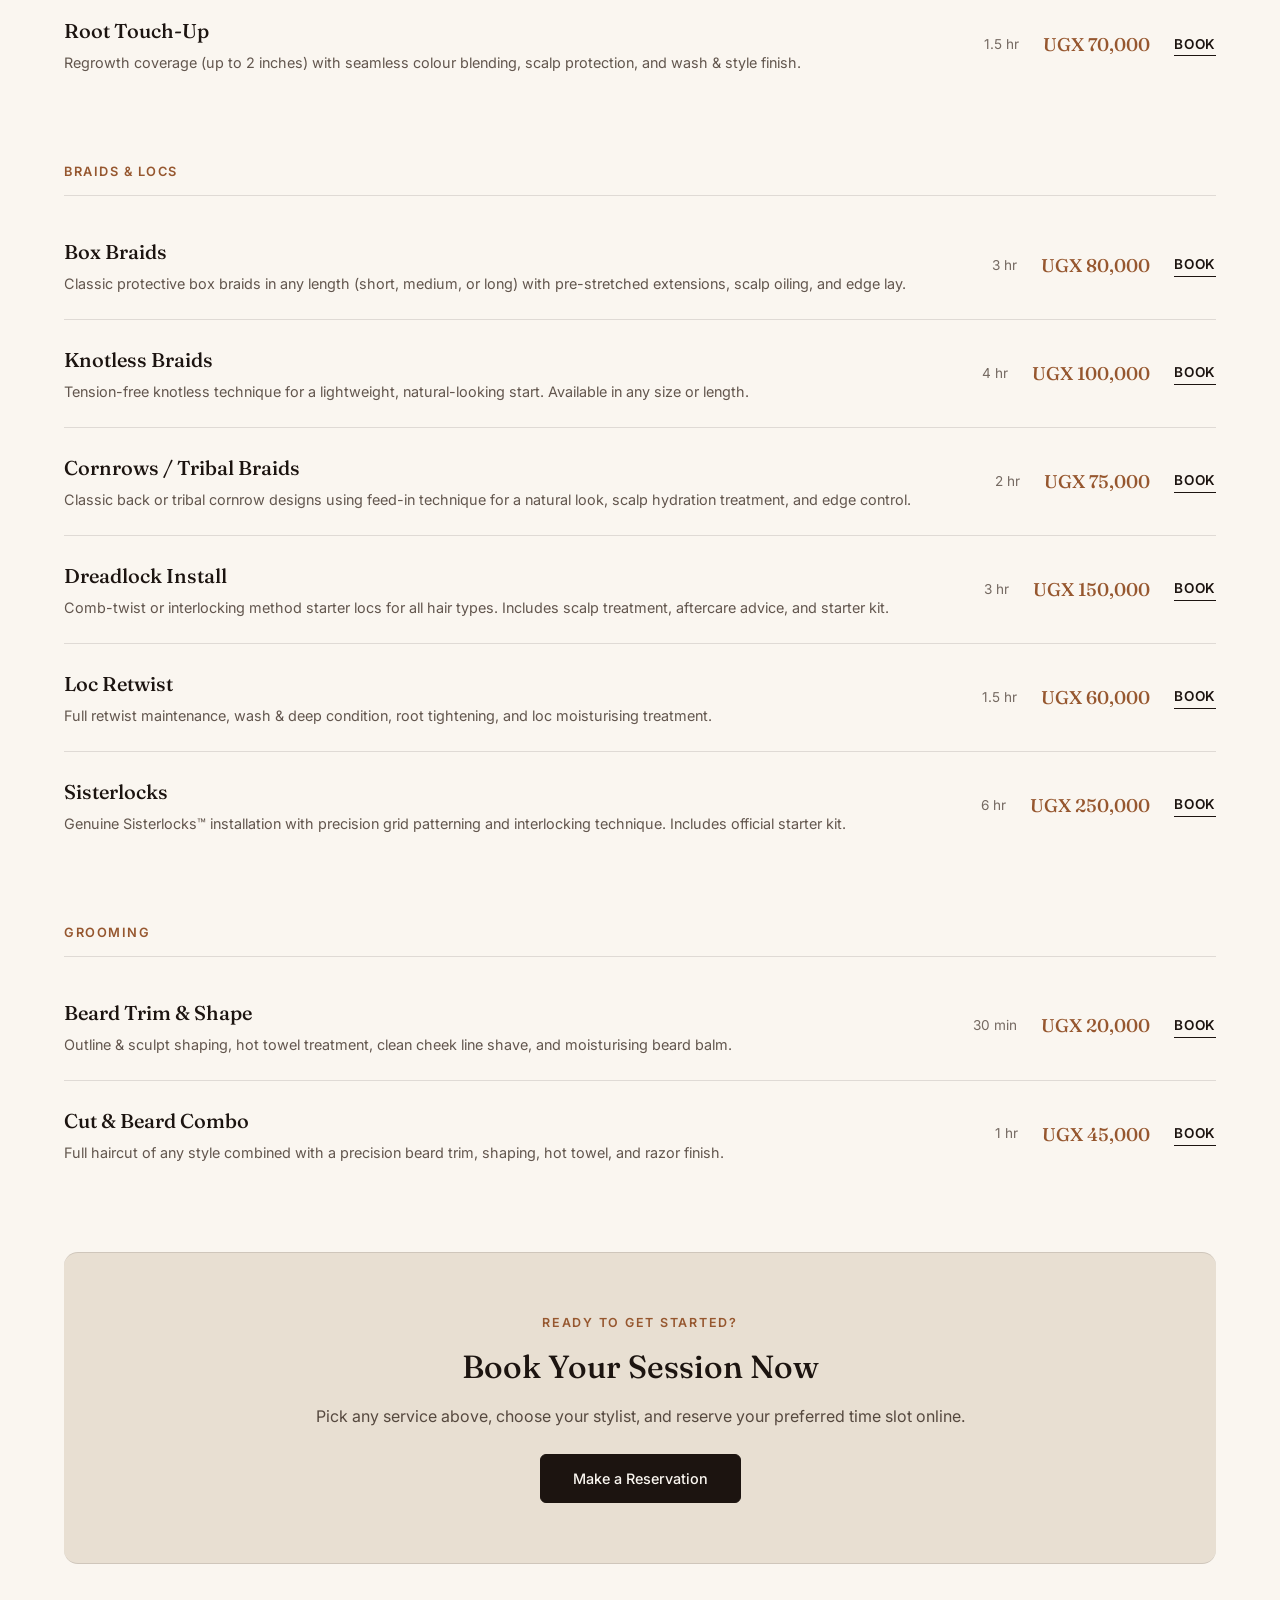
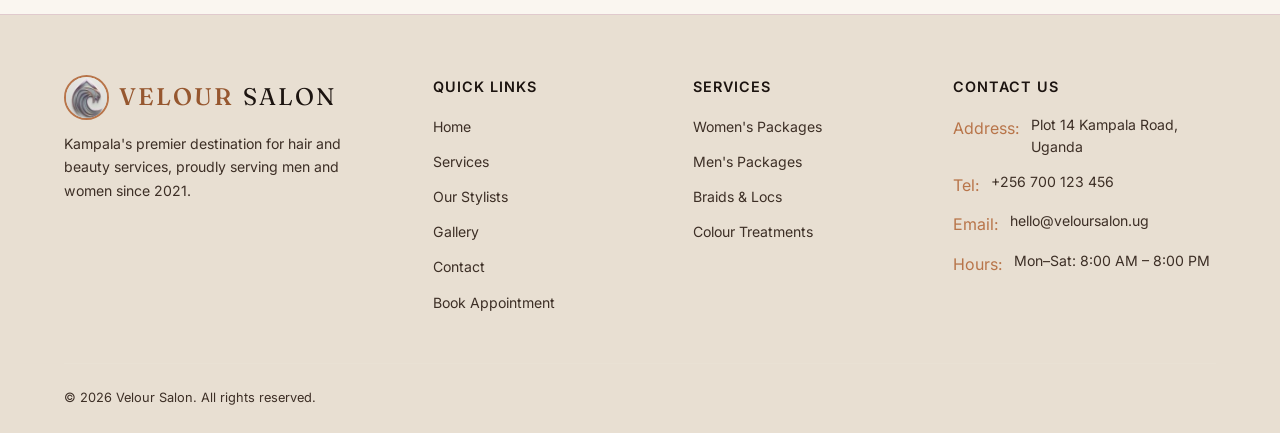
<file: services.html>
<!DOCTYPE html>
<html lang="en">
<head>
  <meta charset="UTF-8" />
  <meta name="viewport" content="width=device-width, initial-scale=1.0" />
  <meta name="description" content="Browse Velour Salon's full service catalog — premium atelier services for men and women including cuts, colour, braids, and grooming." />
  <title>Services | Velour Salon</title>
  
  <link rel="preconnect" href="https://fonts.googleapis.com">
  <link rel="preconnect" href="https://fonts.gstatic.com" crossorigin>
  <link href="https://fonts.googleapis.com/css2?family=Fraunces:ital,opsz,wght@0,9..144,400;0,9..144,500;1,9..144,400&family=Inter:wght@300;400;500;600;700&display=swap" rel="stylesheet">
  <link rel="stylesheet" href="style.css" />
  <!-- Font Awesome for Icons -->
    <link rel="preload" href="https://cdnjs.cloudflare.com/ajax/libs/font-awesome/6.0.0/css/all.min.css" as="style" onload="this.onload=null;this.rel='stylesheet'">
  <noscript><link rel="stylesheet" href="https://cdnjs.cloudflare.com/ajax/libs/font-awesome/6.0.0/css/all.min.css"></noscript>
  <!-- Theme Switcher Script (Head inclusion prevents flash) -->
    <script>!function(){var e=localStorage.getItem("velour-theme")||"light";document.documentElement.setAttribute("data-theme",e)}();</script>
  <script src="theme.js" defer></script>
</head>
<body>

  <!-- NAVBAR -->
  <nav class="navbar" role="navigation" aria-label="Main navigation">
    <div class="container nav-inner">
      <a href="index.html" class="nav-logo">
        <img src="assets/logo-small.jpeg" alt="Velour Salon Logo" width="45" height="45" loading="lazy">
        VELOUR<span>SALON</span>
      </a>
      <ul class="nav-links">
        <li><a href="index.html" id="nav-home">Home</a></li>
        <li><a href="services.html" class="active" id="nav-services">Services</a></li>
        <li><a href="stylists.html" id="nav-stylists">Stylists</a></li>
        <li><a href="gallery.html" id="nav-gallery">Gallery</a></li>
        <li><a href="contact.html" id="nav-contact">Contact</a></li>
        <li><a href="booking.html" class="btn btn-primary nav-cta" id="nav-cta-btn">Book Appointment</a></li>

        <li>
          <button class="theme-toggle" id="theme-toggle" aria-label="Toggle Light/Dark Mode">
            <i class="fas fa-moon"></i>
          </button>
        </li>
      </ul>
      <button class="hamburger" id="hamburger-btn" aria-label="Open menu" aria-expanded="false">
        <span></span><span></span><span></span>
      </button>
    </div>
  </nav>

  <div class="mobile-nav" id="mobile-nav" aria-hidden="true">
    <a href="index.html">Home</a>
    <a href="services.html">Services</a>
    <a href="stylists.html">Stylists</a>
    <a href="gallery.html">Gallery</a>
    <a href="contact.html">Contact</a>
    <button class="theme-toggle" id="mobile-theme-toggle" style="margin: 0.5rem auto 0; display: flex; gap: 0.5rem; justify-content: center; align-items: center; width: 100%; border: 1px solid var(--border-clr); padding: 0.75rem; border-radius: var(--radius-sm); background: transparent; color: var(--text-color); font-family: var(--font-body); font-size: 1rem; cursor: pointer;">
      <i class="fas fa-moon"></i> Theme
    </button>
    <a href="booking.html" class="btn btn-primary" style="text-align:center;margin-top:0.5rem;">Book Appointment</a>
  </div>

  <!-- PAGE HEADER -->
  <header class="page-header" id="page-header">
    <div class="container">
      <p class="eyebrow">What We Offer</p>
      <h1>Our Service Catalog</h1>
      <p>Transparent pricing. Premium results. Choose a service that fits your style — for men and women.</p>
    </div>
  </header>

  <!-- FILTER ROW -->
  <section class="section-sm" id="services-section" aria-labelledby="services-heading">
    <div class="container">
      <h2 class="section-title text-center" id="services-heading">All Services</h2>
      <p class="section-lede text-center">Use the filters to browse by category or gender.</p>

      <div class="filter-row" role="group" aria-label="Filter services">
        <button class="filter-btn active" id="filter-all"     data-filter="all">All Services</button>
        <button class="filter-btn"        id="filter-women"   data-filter="women">Women</button>
        <button class="filter-btn"        id="filter-men"     data-filter="men">Men</button>
        <button class="filter-btn"        id="filter-colour"  data-filter="colour">Colour</button>
        <button class="filter-btn"        id="filter-braids"  data-filter="braids">Braids &amp; Locs</button>
        <button class="filter-btn"        id="filter-grooming" data-filter="grooming">Grooming</button>
        <button class="filter-btn"        id="filter-images"   data-filter="images">Hairstyles</button>
      </div>



      <!-- ── HAIRSTYLE GALLERY (Hidden by Default) ── -->
      <div id="hairstyle-gallery" style="display: none;">
        <h3 class="gallery-heading">Women's Hairstyles</h3>
        <div class="gallery-grid">
          <figure class="gallery-card">
            <img src="assets/images/women/women's style 1.jpg" alt="Braided Updo" width="400" height="400" loading="lazy">
            <figcaption>
              <h4>Braided Updo</h4>
              <p>Elegant formal styling.</p>
            </figcaption>
          </figure>
          <figure class="gallery-card gallery-item-tall">
            <img src="assets/images/women/women's style 2.jpg" alt="Vivid Colour" width="400" height="400" loading="lazy">
            <figcaption>
              <h4>Vivid Colour</h4>
              <p>Bold transformations.</p>
            </figcaption>
          </figure>
          <figure class="gallery-card">
            <img src="assets/images/women/women's style 3.jpg" alt="Knotless Braids" width="400" height="400" loading="lazy">
            <figcaption>
              <h4>Knotless Braids</h4>
              <p>Low-tension protective style.</p>
            </figcaption>
          </figure>
          <figure class="gallery-card">
            <img src="assets/images/women/women's style 4.jpg" alt="Silk Press" width="400" height="400" loading="lazy">
            <figcaption>
              <h4>Silk Press</h4>
              <p>Smooth, high-shine styling.</p>
            </figcaption>
          </figure>
          <figure class="gallery-card gallery-item-tall">
            <img src="assets/images/women/women's style 5.jpg" alt="Soft Curls" width="400" height="400" loading="lazy">
            <figcaption>
              <h4>Soft Curls</h4>
              <p>Glamorous waves and curls.</p>
            </figcaption>
          </figure>
          <figure class="gallery-card">
            <img src="assets/images/women/women's style 6.jpg" alt="Short Cut" width="400" height="400" loading="lazy">
            <figcaption>
              <h4>Short Pixie</h4>
              <p>Modern and edgy short cut.</p>
            </figcaption>
          </figure>
        </div>

        <h3 class="gallery-heading" style="margin-top: 4rem;">Men's Hairstyles</h3>
        <div class="gallery-grid">
          <figure class="gallery-card gallery-item-tall">
            <img src="assets/images/men/men's style 1.jpg" alt="Classic Fade" width="400" height="400" loading="lazy">
            <figcaption>
              <h4>Classic Fade</h4>
              <p>Precision taper finish.</p>
            </figcaption>
          </figure>
          <figure class="gallery-card">
            <img src="assets/images/men/men's style 2.jpg" alt="Modern Pompadour" width="400" height="400" loading="lazy">
            <figcaption>
              <h4>Modern Pompadour</h4>
              <p>Classic volume, modern twist.</p>
            </figcaption>
          </figure>
          <figure class="gallery-card">
            <img src="assets/images/men/men's style 3.jpg" alt="Beard Sculpting" width="400" height="400" loading="lazy">
            <figcaption>
              <h4>Beard Sculpting</h4>
              <p>Expert shaping and grooming.</p>
            </figcaption>
          </figure>
          <figure class="gallery-card gallery-item-tall">
            <img src="assets/images/men/men's style 4.jpg" alt="Buzz Cut" width="400" height="400" loading="lazy">
            <figcaption>
              <h4>Buzz Cut</h4>
              <p>Clean, low-maintenance cut.</p>
            </figcaption>
          </figure>
          <figure class="gallery-card">
            <img src="assets/images/men/men's style 5.jpg" alt="Long Hair Fade" width="400" height="400" loading="lazy">
            <figcaption>
              <h4>Top Knot Fade</h4>
              <p>Versatile long top with sharp sides.</p>
            </figcaption>
          </figure>
          <figure class="gallery-card">
            <img src="assets/images/men/men's style 6.jpg" alt="Clean Shave" width="400" height="400" loading="lazy">
            <figcaption>
              <h4>Clean Shave</h4>
              <p>Smooth, professional finish.</p>
            </figcaption>
          </figure>
        </div>
      </div>

      <!-- ── SERVICE PACKAGES LIST ── -->
      <div id="packages-list">
        
        <!-- Category: Hair & Styling -->
        <div class="service-category-section" id="cat-hair">
          <h3 class="service-category">Hair &amp; Styling</h3>
          <div class="service-list">
            
            <div class="service-row" data-category="women" data-id="wash-blowout">
              <div class="service-details">
                <h4 class="service-name">Wash &amp; Blowout</h4>
                <p class="service-desc">Deep cleansing shampoo, moisturising conditioner treatment, professional blow-dry &amp; style, and scalp massage.</p>
              </div>
              <div class="service-meta">
                <span class="service-time">45 min</span>
                <span class="service-price">UGX 45,000</span>
                <a href="booking.html?service=wash-blowout" class="service-book-link">Book</a>
              </div>
            </div>

            <div class="service-row" data-category="women" data-id="weave-install">
              <div class="service-details">
                <h4 class="service-name">Weave Installation</h4>
                <p class="service-desc">Cornrow foundation braid, sew-in or glue-in installation, leave-out blend &amp; style finish.</p>
              </div>
              <div class="service-meta">
                <span class="service-time">2 hr</span>
                <span class="service-price">UGX 90,000</span>
                <a href="booking.html?service=weave-install" class="service-book-link">Book</a>
              </div>
            </div>

            <div class="service-row" data-category="men grooming" data-id="classic-cut">
              <div class="service-details">
                <h4 class="service-name">Classic Haircut</h4>
                <p class="service-desc">Precision scissor or clipper cut, wash &amp; towel dry, styling product finish, and clean neck shave.</p>
              </div>
              <div class="service-meta">
                <span class="service-time">30 min</span>
                <span class="service-price">UGX 30,000</span>
                <a href="booking.html?service=classic-cut" class="service-book-link">Book</a>
              </div>
            </div>

            <div class="service-row" data-category="men grooming" data-id="fade-cut">
              <div class="service-details">
                <h4 class="service-name">Fade &amp; Taper</h4>
                <p class="service-desc">Low, mid, or high fade of choice, blended taper at the neckline, clean line-up, and styling product finish.</p>
              </div>
              <div class="service-meta">
                <span class="service-time">45 min</span>
                <span class="service-price">UGX 35,000</span>
                <a href="booking.html?service=fade-cut" class="service-book-link">Book</a>
              </div>
            </div>

          </div>
        </div>

        <!-- Category: Color -->
        <div class="service-category-section" id="cat-colour">
          <h3 class="service-category">Color</h3>
          <div class="service-list">

            <div class="service-row" data-category="women colour" data-id="colour-highlights">
              <div class="service-details">
                <h4 class="service-name">Colour &amp; Highlights</h4>
                <p class="service-desc">Full custom colour or highlights of choice, toning &amp; glossing treatment, with wash &amp; blowout included.</p>
              </div>
              <div class="service-meta">
                <span class="service-time">2.5 hr</span>
                <span class="service-price">UGX 120,000</span>
                <a href="booking.html?service=colour-highlights" class="service-book-link">Book</a>
              </div>
            </div>

            <div class="service-row" data-category="women colour" data-id="balayage">
              <div class="service-details">
                <h4 class="service-name">Balayage &amp; Ombré</h4>
                <p class="service-desc">Hand-painted balayage or ombré, toner for a seamless blend, deep conditioning mask, and blow-dry finish.</p>
              </div>
              <div class="service-meta">
                <span class="service-time">3 hr</span>
                <span class="service-price">UGX 160,000</span>
                <a href="booking.html?service=balayage" class="service-book-link">Book</a>
              </div>
            </div>

            <div class="service-row" data-category="women colour" data-id="global-colour">
              <div class="service-details">
                <h4 class="service-name">Global Colour (Full Tint)</h4>
                <p class="service-desc">Single solid colour application for full head coverage, deep conditioning treatment, and professional blowout &amp; style.</p>
              </div>
              <div class="service-meta">
                <span class="service-time">2 hr</span>
                <span class="service-price">UGX 100,000</span>
                <a href="booking.html?service=global-colour" class="service-book-link">Book</a>
              </div>
            </div>

            <div class="service-row" data-category="women colour" data-id="root-touchup">
              <div class="service-details">
                <h4 class="service-name">Root Touch-Up</h4>
                <p class="service-desc">Regrowth coverage (up to 2 inches) with seamless colour blending, scalp protection, and wash &amp; style finish.</p>
              </div>
              <div class="service-meta">
                <span class="service-time">1.5 hr</span>
                <span class="service-price">UGX 70,000</span>
                <a href="booking.html?service=root-touchup" class="service-book-link">Book</a>
              </div>
            </div>

          </div>
        </div>

        <!-- Category: Braids & Locs -->
        <div class="service-category-section" id="cat-braids">
          <h3 class="service-category">Braids &amp; Locs</h3>
          <div class="service-list">

            <div class="service-row" data-category="women braids" data-id="box-braids">
              <div class="service-details">
                <h4 class="service-name">Box Braids</h4>
                <p class="service-desc">Classic protective box braids in any length (short, medium, or long) with pre-stretched extensions, scalp oiling, and edge lay.</p>
              </div>
              <div class="service-meta">
                <span class="service-time">3 hr</span>
                <span class="service-price">UGX 80,000</span>
                <a href="booking.html?service=box-braids" class="service-book-link">Book</a>
              </div>
            </div>

            <div class="service-row" data-category="women braids" data-id="knotless-braids">
              <div class="service-details">
                <h4 class="service-name">Knotless Braids</h4>
                <p class="service-desc">Tension-free knotless technique for a lightweight, natural-looking start. Available in any size or length.</p>
              </div>
              <div class="service-meta">
                <span class="service-time">4 hr</span>
                <span class="service-price">UGX 100,000</span>
                <a href="booking.html?service=knotless-braids" class="service-book-link">Book</a>
              </div>
            </div>

            <div class="service-row" data-category="women braids" data-id="cornrows">
              <div class="service-details">
                <h4 class="service-name">Cornrows / Tribal Braids</h4>
                <p class="service-desc">Classic back or tribal cornrow designs using feed-in technique for a natural look, scalp hydration treatment, and edge control.</p>
              </div>
              <div class="service-meta">
                <span class="service-time">2 hr</span>
                <span class="service-price">UGX 75,000</span>
                <a href="booking.html?service=cornrows" class="service-book-link">Book</a>
              </div>
            </div>

            <div class="service-row" data-category="braids" data-id="dreadlock-install">
              <div class="service-details">
                <h4 class="service-name">Dreadlock Install</h4>
                <p class="service-desc">Comb-twist or interlocking method starter locs for all hair types. Includes scalp treatment, aftercare advice, and starter kit.</p>
              </div>
              <div class="service-meta">
                <span class="service-time">3 hr</span>
                <span class="service-price">UGX 150,000</span>
                <a href="booking.html?service=dreadlock-install" class="service-book-link">Book</a>
              </div>
            </div>

            <div class="service-row" data-category="braids" data-id="loc-retwist">
              <div class="service-details">
                <h4 class="service-name">Loc Retwist</h4>
                <p class="service-desc">Full retwist maintenance, wash &amp; deep condition, root tightening, and loc moisturising treatment.</p>
              </div>
              <div class="service-meta">
                <span class="service-time">1.5 hr</span>
                <span class="service-price">UGX 60,000</span>
                <a href="booking.html?service=loc-retwist" class="service-book-link">Book</a>
              </div>
            </div>

            <div class="service-row" data-category="women braids" data-id="sisterlocks">
              <div class="service-details">
                <h4 class="service-name">Sisterlocks</h4>
                <p class="service-desc">Genuine Sisterlocks™ installation with precision grid patterning and interlocking technique. Includes official starter kit.</p>
              </div>
              <div class="service-meta">
                <span class="service-time">6 hr</span>
                <span class="service-price">UGX 250,000</span>
                <a href="booking.html?service=sisterlocks" class="service-book-link">Book</a>
              </div>
            </div>

          </div>
        </div>

        <!-- Category: Grooming -->
        <div class="service-category-section" id="cat-grooming">
          <h3 class="service-category">Grooming</h3>
          <div class="service-list">

            <div class="service-row" data-category="men grooming" data-id="beard-trim">
              <div class="service-details">
                <h4 class="service-name">Beard Trim &amp; Shape</h4>
                <p class="service-desc">Outline &amp; sculpt shaping, hot towel treatment, clean cheek line shave, and moisturising beard balm.</p>
              </div>
              <div class="service-meta">
                <span class="service-time">30 min</span>
                <span class="service-price">UGX 20,000</span>
                <a href="booking.html?service=beard-trim" class="service-book-link">Book</a>
              </div>
            </div>

            <div class="service-row" data-category="men grooming" data-id="cut-beard-combo">
              <div class="service-details">
                <h4 class="service-name">Cut &amp; Beard Combo</h4>
                <p class="service-desc">Full haircut of any style combined with a precision beard trim, shaping, hot towel, and razor finish.</p>
              </div>
              <div class="service-meta">
                <span class="service-time">1 hr</span>
                <span class="service-price">UGX 45,000</span>
                <a href="booking.html?service=cut-beard-combo" class="service-book-link">Book</a>
              </div>
            </div>

          </div>
        </div>

      </div><!-- /packages-list -->

      <!-- CTA Strip -->
      <div class="cta-strip text-center" style="margin-top:3rem;border-radius:var(--radius-md);">
        <p class="eyebrow">Ready to get started?</p>
        <h3 style="font-family:var(--font-display);font-size:2rem;color:var(--text-title);font-weight:500;margin-bottom:0.75rem;">Book Your Session Now</h3>
        <p style="color:var(--text-color);margin-bottom:1.5rem;opacity:0.85;">Pick any service above, choose your stylist, and reserve your preferred time slot online.</p>
        <a href="booking.html" class="btn btn-primary" id="services-book-cta">Make a Reservation</a>
      </div>

    </div>
  </section>

  <!-- FOOTER -->
  <footer class="footer" id="main-footer">
    <div class="container">
      <div class="footer-grid">
        <div class="footer-brand">
          <a href="index.html" class="nav-logo">
            <img src="assets/logo-small.jpeg" alt="Velour Salon Logo" width="45" height="45" loading="lazy">
            VELOUR<span>SALON</span>
          </a>
          <p>Kampala's premier destination for hair and beauty services, proudly serving men and women since 2021.</p>
        </div>
        <div class="footer-col">
          <h4>Quick Links</h4>
          <ul>
            <li><a href="index.html">Home</a></li>
            <li><a href="services.html">Services</a></li>
            <li><a href="stylists.html">Our Stylists</a></li>
            <li><a href="gallery.html">Gallery</a></li>
            <li><a href="contact.html">Contact</a></li>
            <li><a href="booking.html">Book Appointment</a></li>
          </ul>
        </div>
        <div class="footer-col">
          <h4>Services</h4>
          <ul>
            <li><a href="services.html">Women's Packages</a></li>
            <li><a href="services.html">Men's Packages</a></li>
            <li><a href="services.html">Braids &amp; Locs</a></li>
            <li><a href="services.html">Colour Treatments</a></li>
          </ul>
        </div>
        <div class="footer-col">
          <h4>Contact Us</h4>
          <div class="footer-contact-item"><span>Address:</span><span>Plot 14 Kampala Road, Uganda</span></div>
          <div class="footer-contact-item"><span>Tel:</span><span>+256 700 123 456</span></div>
          <div class="footer-contact-item"><span>Email:</span><span>hello@veloursalon.ug</span></div>
          <div class="footer-contact-item"><span>Hours:</span><span>Mon–Sat: 8:00 AM – 8:00 PM</span></div>
        </div>
      </div>
      <div class="footer-bottom">
        <p>&copy; 2026 Velour Salon. All rights reserved.</p>
      </div>
    </div>
  </footer>

  <script>
    // Mobile menu
    const hamburger = document.getElementById('hamburger-btn');
    const mobileNav = document.getElementById('mobile-nav');
    hamburger.addEventListener('click', () => {
      const isOpen = mobileNav.classList.toggle('open');
      hamburger.setAttribute('aria-expanded', isOpen);
      mobileNav.setAttribute('aria-hidden', !isOpen);
    });

    // Filter buttons
    const filterBtns = document.querySelectorAll('.filter-btn');
    const rows       = document.querySelectorAll('.service-row');

    filterBtns.forEach(btn => {
      btn.addEventListener('click', () => {
        filterBtns.forEach(b => b.classList.remove('active'));
        btn.classList.add('active');

        const filter = btn.getAttribute('data-filter');
        const packagesList = document.getElementById('packages-list');
        const galleryGrid = document.getElementById('hairstyle-gallery');

        if (filter === 'images') {
          packagesList.style.display = 'none';
          galleryGrid.style.display = 'block';
        } else {
          packagesList.style.display = 'block';
          galleryGrid.style.display = 'none';

          rows.forEach(row => {
            const cats = (row.getAttribute('data-category') || '').split(' ');
            if (filter === 'all' || cats.includes(filter)) {
              row.style.display = 'flex';
            } else {
              row.style.display = 'none';
            }
          });

          // Show/hide category sections based on whether they contain visible rows
          document.querySelectorAll('.service-category-section').forEach(section => {
            const hasVisibleRows = Array.from(section.querySelectorAll('.service-row'))
              .some(r => r.style.display !== 'none');
            section.style.display = hasVisibleRows ? 'block' : 'none';
          });
        }
      });
    });

    // Pre-select filter from URL hash (e.g. services.html#women)
    const hash = window.location.hash.replace('#', '');
    if (hash) {
      const matchBtn = document.querySelector(`.filter-btn[data-filter="${hash}"]`);
      if (matchBtn) matchBtn.click();
    }

  </script>

</body>
</html>
</file>
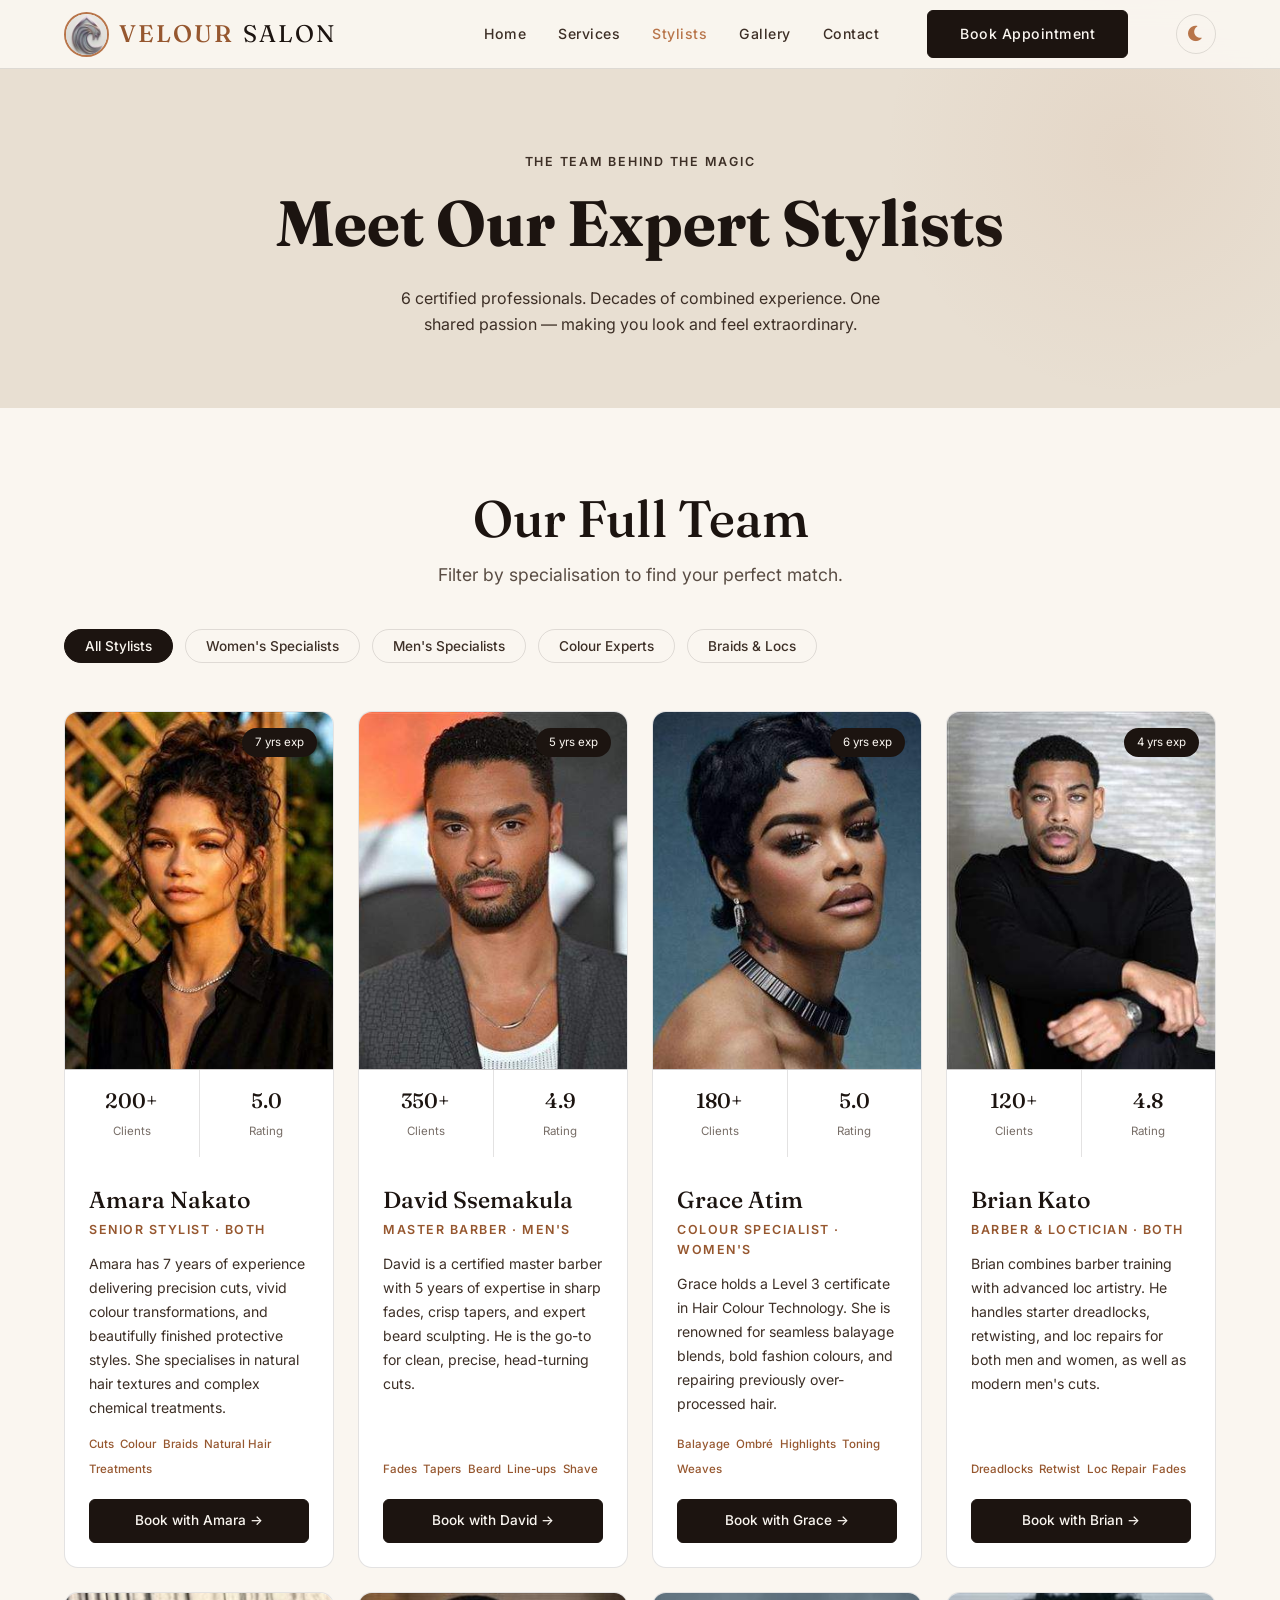
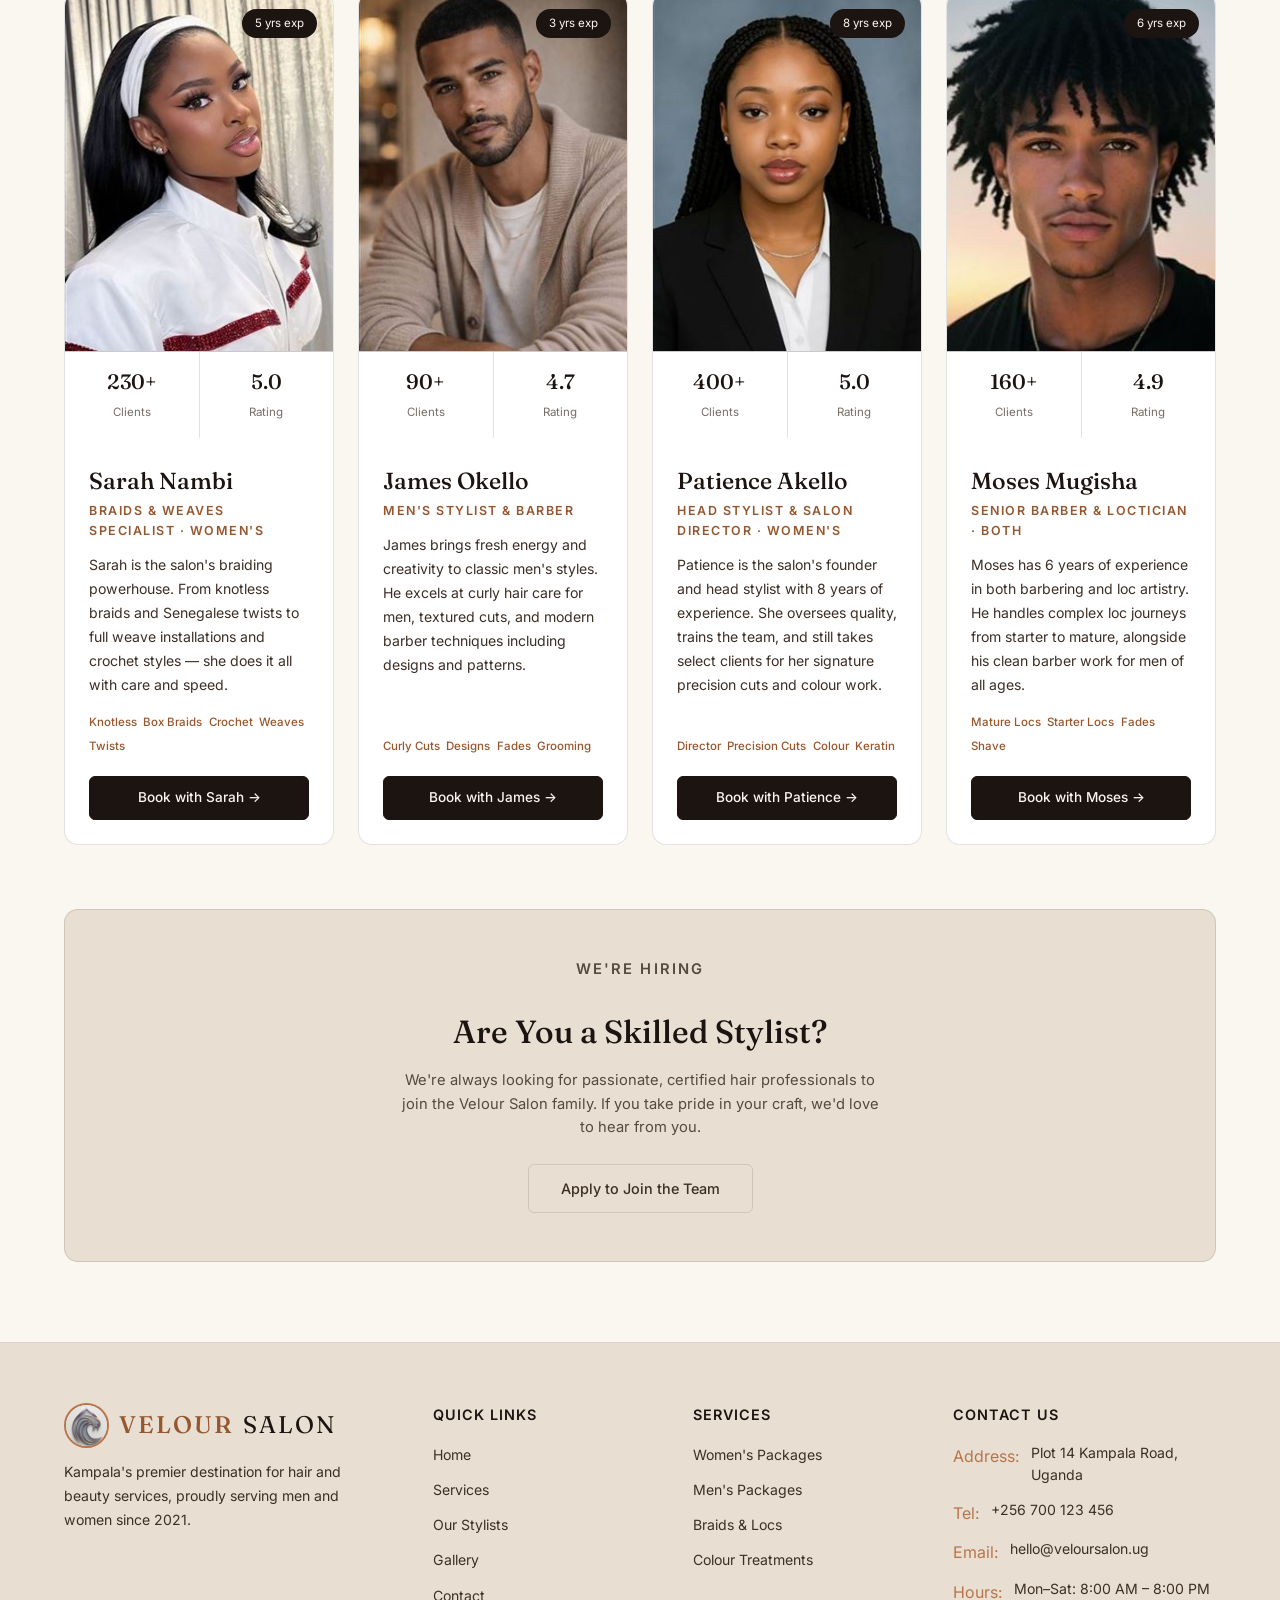
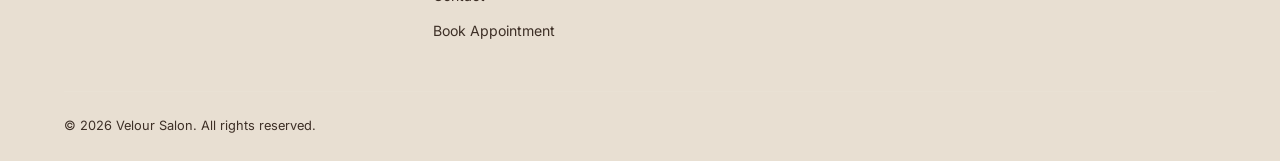
<file: stylists.html>
<!DOCTYPE html>
<html lang="en">
<head>
  <meta charset="UTF-8" />
  <meta name="viewport" content="width=device-width, initial-scale=1.0" />
  <meta name="description" content="Meet the expert stylists at Velour Salon Kampala — certified professionals specialising in cuts, colour, braids, locs, and men's grooming." />
  <title>Our Stylists | Velour Salon</title>
  
  <link rel="preconnect" href="https://fonts.googleapis.com">
  <link rel="preconnect" href="https://fonts.gstatic.com" crossorigin>
  <link href="https://fonts.googleapis.com/css2?family=Fraunces:ital,opsz,wght@0,9..144,400;0,9..144,500;1,9..144,400&family=Inter:wght@300;400;500;600;700&display=swap" rel="stylesheet">
  <link rel="stylesheet" href="style.css" />
  <!-- Font Awesome for Icons -->
    <link rel="preload" href="https://cdnjs.cloudflare.com/ajax/libs/font-awesome/6.0.0/css/all.min.css" as="style" onload="this.onload=null;this.rel='stylesheet'">
  <noscript><link rel="stylesheet" href="https://cdnjs.cloudflare.com/ajax/libs/font-awesome/6.0.0/css/all.min.css"></noscript>
  <!-- Theme Switcher Script (Head inclusion prevents flash) -->
    <script>!function(){var e=localStorage.getItem("velour-theme")||"light";document.documentElement.setAttribute("data-theme",e)}();</script>
  <script src="theme.js" defer></script>
  <style>
    .stylist-full-card {
      background: var(--card-bg);
      border: 1px solid var(--border-clr);
      border-radius: var(--radius-md);
      overflow: hidden;
      transition: border-color var(--transition);
      display: flex;
      flex-direction: column;
    }
    .stylist-full-card:hover {
      border-color: var(--accent-color);
    }
    .stylist-avatar {
      width: 100%;
      aspect-ratio: 3 / 4;
      position: relative;
      overflow: hidden;
      background: var(--stone);
    }
    .stylist-avatar img {
      width: 100%;
      height: 100%;
      object-fit: cover;
      object-position: center;
      transition: transform var(--transition);
    }
    .stylist-full-card:hover .stylist-avatar img {
      transform: scale(1.04);
    }
    #card-james .stylist-avatar img,
    #card-brian .stylist-avatar img {
      object-position: top;
    }
    .stylist-avatar .exp-badge {
      position: absolute;
      top: 1rem; right: 1rem;
      background: var(--ink);
      border: 1px solid var(--line);
      border-radius: 50px;
      padding: 0.25rem 0.75rem;
      font-size: 0.72rem;
      color: var(--ivory);
      font-family: var(--font-body);
      z-index: 10;
    }
    .stylist-details { 
      padding: 1.5rem; 
      display: flex;
      flex-direction: column;
      flex: 1;
    }
    .stylist-details h3 {
      font-family: var(--font-display);
      font-size: 1.45rem;
      font-weight: 500;
      color: var(--text-title);
      margin-bottom: 0.15rem;
    }
    .stylist-details .role {
      font-family: var(--font-body);
      font-weight: 600;
      font-size: 0.78rem;
      letter-spacing: 1.5px;
      text-transform: uppercase;
      color: var(--accent-hover);
      margin-bottom: 0.75rem;
    }
    .stylist-details .bio {
      font-family: var(--font-body);
      font-size: 0.88rem;
      color: var(--text-color);
      line-height: 1.7;
      margin-bottom: 1rem;
      flex-grow: 1;
    }
    .stylist-details .tags {
      display: flex;
      flex-wrap: wrap;
      gap: 0.4rem;
      margin-bottom: 1.25rem;
    }
    .stylist-details .tags span {
      font-family: var(--font-body);
      color: var(--accent-hover);
      font-weight: 500;
      font-size: 0.72rem;
    }
    .stylist-details .book-link {
      display: block;
      text-align: center;
      padding: 0.65rem;
      border-radius: var(--radius-sm);
      font-size: 0.85rem;
      font-weight: 500;
      background: var(--ink);
      color: var(--ivory);
      border: 1px solid var(--ink);
      transition: all var(--transition);
      margin-top: auto;
    }
    .stylist-details .book-link:hover {
      background: var(--amber-deep);
      border-color: var(--amber-deep);
    }
    .stat-strip {
      display: grid;
      grid-template-columns: repeat(2, 1fr);
      gap: 1px;
      background: var(--border-clr);
      border-top: 1px solid var(--border-clr);
    }
    .stat-strip-item {
      background: var(--card-bg);
      padding: 0.85rem;
      text-align: center;
    }
    .stat-strip-item span:first-child {
      display: block;
      font-family: var(--font-display);
      font-size: 1.3rem;
      font-weight: 500;
      color: var(--text-title);
    }
    .stat-strip-item span:last-child {
      font-size: 0.72rem;
      color: var(--text-color);
      opacity: 0.7;
    }
    .gender-filter {
      display: flex;
      gap: 0.75rem;
      flex-wrap: wrap;
      margin: 2rem 0 2.5rem;
    }
    .gender-btn {
      background: transparent;
      border: 1px solid var(--border-clr);
      border-radius: 50px;
      color: var(--text-color);
      font-weight: 500;
      font-family: var(--font-body);
      font-size: 0.85rem;
      padding: 0.5rem 1.25rem;
      cursor: pointer;
      transition: var(--transition);
    }
    .gender-btn.active, .gender-btn:hover {
      background: var(--ink);
      color: var(--ivory);
      border-color: var(--ink);
    }
    [data-theme="dark"] .gender-btn.active, [data-theme="dark"] .gender-btn:hover {
      background: var(--ivory);
      color: var(--ink);
      border-color: var(--ivory);
    }
    .join-banner {
      background: var(--cta-bg);
      border: 1px solid var(--border-clr);
      border-radius: var(--radius-md);
      padding: 3rem 2rem;
      text-align: center;
      margin-top: 4rem;
    }
    .join-banner h3 {
      font-family: var(--font-display);
      font-size: 2rem;
      font-weight: 500;
      color: var(--text-title);
      margin-bottom: 0.75rem;
    }
    .join-banner p {
      color: var(--text-color);
      opacity: 0.85;
      font-size: 0.92rem;
      max-width: 480px;
      margin: 0 auto 1.5rem;
    }
  </style>
</head>
<body>

  <!-- NAVBAR -->
  <nav class="navbar" role="navigation" aria-label="Main navigation">
    <div class="container nav-inner">
      <a href="index.html" class="nav-logo">
        <img src="assets/logo-small.jpeg" alt="Velour Salon Logo" width="45" height="45" loading="lazy">
        VELOUR<span>SALON</span>
      </a>
      <ul class="nav-links">
        <li><a href="index.html" id="nav-home">Home</a></li>
        <li><a href="services.html" id="nav-services">Services</a></li>
        <li><a href="stylists.html" class="active" id="nav-stylists">Stylists</a></li>
        <li><a href="gallery.html" id="nav-gallery">Gallery</a></li>
        <li><a href="contact.html" id="nav-contact">Contact</a></li>
        <li><a href="booking.html" class="btn btn-primary nav-cta" id="nav-cta-btn">Book Appointment</a></li>

        <li>
          <button class="theme-toggle" id="theme-toggle" aria-label="Toggle Light/Dark Mode">
            <i class="fas fa-moon"></i>
          </button>
        </li>
      </ul>
      <button class="hamburger" id="hamburger-btn" aria-label="Open menu" aria-expanded="false">
        <span></span><span></span><span></span>
      </button>
    </div>
  </nav>

  <div class="mobile-nav" id="mobile-nav" aria-hidden="true">
    <a href="index.html">Home</a>
    <a href="services.html">Services</a>
    <a href="stylists.html">Stylists</a>
    <a href="gallery.html">Gallery</a>
    <a href="contact.html">Contact</a>
    <button class="theme-toggle" id="mobile-theme-toggle" style="margin: 0.5rem auto 0; display: flex; gap: 0.5rem; justify-content: center; align-items: center; width: 100%; border: 1px solid var(--border-clr); padding: 0.75rem; border-radius: var(--radius-sm); background: transparent; color: var(--text-color); font-family: var(--font-body); font-size: 1rem; cursor: pointer;">
      <i class="fas fa-moon"></i> Theme
    </button>
    <a href="booking.html" class="btn btn-primary" style="text-align:center;margin-top:0.5rem;">Book Appointment</a>
  </div>

  <!-- PAGE HEADER -->
  <header class="page-header" id="page-header">
    <div class="container">
      <p class="eyebrow">The Team Behind the Magic</p>
      <h1>Meet Our Expert Stylists</h1>
      <p>6 certified professionals. Decades of combined experience. One shared passion — making you look and feel extraordinary.</p>
    </div>
  </header>

  <!-- STYLISTS SECTION -->
  <section class="section" id="stylists-section" aria-labelledby="stylists-heading">
    <div class="container">
      <h2 class="section-title text-center" id="stylists-heading" style="margin-bottom:0.25rem;">Our Full Team</h2>
      <p class="section-sub text-center">Filter by specialisation to find your perfect match.</p>

      <!-- Gender Filter -->
      <div class="gender-filter" role="group" aria-label="Filter by specialisation">
        <button class="gender-btn active" id="gbtn-all"      data-g="all">All Stylists</button>
        <button class="gender-btn"        id="gbtn-women"    data-g="women">Women's Specialists</button>
        <button class="gender-btn"        id="gbtn-men"      data-g="men">Men's Specialists</button>
        <button class="gender-btn"        id="gbtn-colour"   data-g="colour">Colour Experts</button>
        <button class="gender-btn"        id="gbtn-braids"   data-g="braids">Braids &amp; Locs</button>
      </div>

      <!-- Stylists Grid -->
      <div class="stylist-grid" id="stylists-grid" style="grid-template-columns:repeat(auto-fill,minmax(270px,1fr));">

        <!-- Amara Nakato -->
        <article class="stylist-full-card" id="card-amara" data-spec="women men">
          <div class="stylist-avatar f">
            <img src="assets/images/women/female stylist 1.jpg" alt="Amara Nakato" width="400" height="400" loading="lazy">
            <span class="exp-badge">7 yrs exp</span>
          </div>
          <div class="stat-strip">
            <div class="stat-strip-item"><span>200+</span><span>Clients</span></div>
            <div class="stat-strip-item"><span>5.0</span><span>Rating</span></div>
          </div>
          <div class="stylist-details">
            <h3>Amara Nakato</h3>
            <p class="role">Senior Stylist · Both</p>
            <p class="bio">Amara has 7 years of experience delivering precision cuts, vivid colour transformations, and beautifully finished protective styles. She specialises in natural hair textures and complex chemical treatments.</p>
            <div class="tags">
              <span>Cuts</span><span>Colour</span><span>Braids</span><span>Natural Hair</span><span>Treatments</span>
            </div>
            <a href="booking.html?stylist=amara-nakato" class="book-link" id="book-amara">Book with Amara →</a>
          </div>
        </article>

        <!-- David Ssemakula -->
        <article class="stylist-full-card" id="card-david" data-spec="men">
          <div class="stylist-avatar m">
            <img src="assets/images/men/male stylist 1.jpg" alt="David Ssemakula" width="400" height="400" loading="lazy">
            <span class="exp-badge">5 yrs exp</span>
          </div>
          <div class="stat-strip">
            <div class="stat-strip-item"><span>350+</span><span>Clients</span></div>
            <div class="stat-strip-item"><span>4.9</span><span>Rating</span></div>
          </div>
          <div class="stylist-details">
            <h3>David Ssemakula</h3>
            <p class="role">Master Barber · Men's</p>
            <p class="bio">David is a certified master barber with 5 years of expertise in sharp fades, crisp tapers, and expert beard sculpting. He is the go-to for clean, precise, head-turning cuts.</p>
            <div class="tags">
              <span>Fades</span><span>Tapers</span><span>Beard</span><span>Line-ups</span><span>Shave</span>
            </div>
            <a href="booking.html?stylist=david-ssemakula" class="book-link" id="book-david">Book with David →</a>
          </div>
        </article>

        <!-- Grace Atim -->
        <article class="stylist-full-card" id="card-grace" data-spec="women colour">
          <div class="stylist-avatar f">
            <img src="assets/images/women/female stylist 2.jpg" alt="Grace Atim" width="400" height="400" loading="lazy">
            <span class="exp-badge">6 yrs exp</span>
          </div>
          <div class="stat-strip">
            <div class="stat-strip-item"><span>180+</span><span>Clients</span></div>
            <div class="stat-strip-item"><span>5.0</span><span>Rating</span></div>
          </div>
          <div class="stylist-details">
            <h3>Grace Atim</h3>
            <p class="role">Colour Specialist · Women's</p>
            <p class="bio">Grace holds a Level 3 certificate in Hair Colour Technology. She is renowned for seamless balayage blends, bold fashion colours, and repairing previously over-processed hair.</p>
            <div class="tags">
              <span>Balayage</span><span>Ombré</span><span>Highlights</span><span>Toning</span><span>Weaves</span>
            </div>
            <a href="booking.html?stylist=grace-atim" class="book-link" id="book-grace">Book with Grace →</a>
          </div>
        </article>

        <!-- Brian Kato -->
        <article class="stylist-full-card" id="card-brian" data-spec="men women braids">
          <div class="stylist-avatar m">
            <img src="assets/images/men/male stylist 2.jpg" alt="Brian Kato" width="400" height="400" loading="lazy">
            <span class="exp-badge">4 yrs exp</span>
          </div>
          <div class="stat-strip">
            <div class="stat-strip-item"><span>120+</span><span>Clients</span></div>
            <div class="stat-strip-item"><span>4.8</span><span>Rating</span></div>
          </div>
          <div class="stylist-details">
            <h3>Brian Kato</h3>
            <p class="role">Barber &amp; Loctician · Both</p>
            <p class="bio">Brian combines barber training with advanced loc artistry. He handles starter dreadlocks, retwisting, and loc repairs for both men and women, as well as modern men's cuts.</p>
            <div class="tags">
              <span>Dreadlocks</span><span>Retwist</span><span>Loc Repair</span><span>Fades</span>
            </div>
            <a href="booking.html?stylist=brian-kato" class="book-link" id="book-brian">Book with Brian →</a>
          </div>
        </article>

        <!-- Sarah Nambi -->
        <article class="stylist-full-card" id="card-sarah" data-spec="women braids">
          <div class="stylist-avatar f">
            <img src="assets/images/women/female stylist 3.jpg" alt="Sarah Nambi" width="400" height="400" loading="lazy">
            <span class="exp-badge">5 yrs exp</span>
          </div>
          <div class="stat-strip">
            <div class="stat-strip-item"><span>230+</span><span>Clients</span></div>
            <div class="stat-strip-item"><span>5.0</span><span>Rating</span></div>
          </div>
          <div class="stylist-details">
            <h3>Sarah Nambi</h3>
            <p class="role">Braids &amp; Weaves Specialist · Women's</p>
            <p class="bio">Sarah is the salon's braiding powerhouse. From knotless braids and Senegalese twists to full weave installations and crochet styles — she does it all with care and speed.</p>
            <div class="tags">
              <span>Knotless</span><span>Box Braids</span><span>Crochet</span><span>Weaves</span><span>Twists</span>
            </div>
            <a href="booking.html?stylist=sarah-nambi" class="book-link" id="book-sarah">Book with Sarah →</a>
          </div>
        </article>

        <!-- James Okello -->
        <article class="stylist-full-card" id="card-james" data-spec="men">
          <div class="stylist-avatar m">
            <img src="assets/images/men/male stylist 3.jpg" alt="James Okello" width="400" height="400" loading="lazy">
            <span class="exp-badge">3 yrs exp</span>
          </div>
          <div class="stat-strip">
            <div class="stat-strip-item"><span>90+</span><span>Clients</span></div>
            <div class="stat-strip-item"><span>4.7</span><span>Rating</span></div>
          </div>
          <div class="stylist-details">
            <h3>James Okello</h3>
            <p class="role">Men's Stylist &amp; Barber</p>
            <p class="bio">James brings fresh energy and creativity to classic men's styles. He excels at curly hair care for men, textured cuts, and modern barber techniques including designs and patterns.</p>
            <div class="tags">
              <span>Curly Cuts</span><span>Designs</span><span>Fades</span><span>Grooming</span>
            </div>
            <a href="booking.html?stylist=james-okello" class="book-link" id="book-james">Book with James →</a>
          </div>
        </article>

        <!-- Patience Akello -->
        <article class="stylist-full-card" id="card-patience" data-spec="women colour">
          <div class="stylist-avatar f">
            <img src="assets/images/women/female stylist 4.jpg" alt="Patience Akello" width="400" height="400" loading="lazy">
            <span class="exp-badge">8 yrs exp</span>
          </div>
          <div class="stat-strip">
            <div class="stat-strip-item"><span>400+</span><span>Clients</span></div>
            <div class="stat-strip-item"><span>5.0</span><span>Rating</span></div>
          </div>
          <div class="stylist-details">
            <h3>Patience Akello</h3>
            <p class="role">Head Stylist &amp; Salon Director · Women's</p>
            <p class="bio">Patience is the salon's founder and head stylist with 8 years of experience. She oversees quality, trains the team, and still takes select clients for her signature precision cuts and colour work.</p>
            <div class="tags">
              <span>Director</span><span>Precision Cuts</span><span>Colour</span><span>Keratin</span>
            </div>
            <a href="booking.html?stylist=patience-akello" class="book-link" id="book-patience">Book with Patience →</a>
          </div>
        </article>

        <!-- Moses Mugisha -->
        <article class="stylist-full-card" id="card-moses" data-spec="men women braids">
          <div class="stylist-avatar m">
            <img src="assets/images/men/male stylist 4.jpg" alt="Moses Mugisha" width="400" height="400" loading="lazy">
            <span class="exp-badge">6 yrs exp</span>
          </div>
          <div class="stat-strip">
            <div class="stat-strip-item"><span>160+</span><span>Clients</span></div>
            <div class="stat-strip-item"><span>4.9</span><span>Rating</span></div>
          </div>
          <div class="stylist-details">
            <h3>Moses Mugisha</h3>
            <p class="role">Senior Barber &amp; Loctician · Both</p>
            <p class="bio">Moses has 6 years of experience in both barbering and loc artistry. He handles complex loc journeys from starter to mature, alongside his clean barber work for men of all ages.</p>
            <div class="tags">
              <span>Mature Locs</span><span>Starter Locs</span><span>Fades</span><span>Shave</span>
            </div>
            <a href="booking.html?stylist=moses-mugisha" class="book-link" id="book-moses">Book with Moses →</a>
          </div>
        </article>

      </div><!-- /stylist-grid -->

      <!-- Join the Team Banner -->
      <div class="join-banner" id="join-team-banner" role="complementary" aria-label="Join our team">
        <p class="eyebrow">We're Hiring</p>
        <h3>Are You a Skilled Stylist?</h3>
        <p>We're always looking for passionate, certified hair professionals to join the Velour Salon family. If you take pride in your craft, we'd love to hear from you.</p>
        <a href="mailto:careers@veloursalon.ug" class="btn btn-ghost" id="join-cta">Apply to Join the Team</a>
      </div>

    </div>
  </section>

  <!-- FOOTER -->
  <footer class="footer" id="main-footer">
    <div class="container">
      <div class="footer-grid">
        <div class="footer-brand">
          <a href="index.html" class="nav-logo">
            <img src="assets/logo-small.jpeg" alt="Velour Salon Logo" width="45" height="45" loading="lazy">
            VELOUR<span>SALON</span>
          </a>
          <p>Kampala's premier destination for hair and beauty services, proudly serving men and women since 2021.</p>
        </div>
        <div class="footer-col">
          <h4>Quick Links</h4>
          <ul>
            <li><a href="index.html">Home</a></li>
            <li><a href="services.html">Services</a></li>
            <li><a href="stylists.html">Our Stylists</a></li>
            <li><a href="gallery.html">Gallery</a></li>
            <li><a href="contact.html">Contact</a></li>
            <li><a href="booking.html">Book Appointment</a></li>
          </ul>
        </div>
        <div class="footer-col">
          <h4>Services</h4>
          <ul>
            <li><a href="services.html">Women's Packages</a></li>
            <li><a href="services.html">Men's Packages</a></li>
            <li><a href="services.html">Braids &amp; Locs</a></li>
            <li><a href="services.html">Colour Treatments</a></li>
          </ul>
        </div>
        <div class="footer-col">
          <h4>Contact Us</h4>
          <div class="footer-contact-item"><span>Address:</span><span>Plot 14 Kampala Road, Uganda</span></div>
          <div class="footer-contact-item"><span>Tel:</span><span>+256 700 123 456</span></div>
          <div class="footer-contact-item"><span>Email:</span><span>hello@veloursalon.ug</span></div>
          <div class="footer-contact-item"><span>Hours:</span><span>Mon–Sat: 8:00 AM – 8:00 PM</span></div>
        </div>
      </div>
      <div class="footer-bottom">
        <p>&copy; 2026 Velour Salon. All rights reserved.</p>
      </div>
    </div>
  </footer>

  <script>
    // Mobile menu
    const hamburger = document.getElementById('hamburger-btn');
    const mobileNav = document.getElementById('mobile-nav');
    hamburger.addEventListener('click', () => {
      const isOpen = mobileNav.classList.toggle('open');
      hamburger.setAttribute('aria-expanded', isOpen);
      mobileNav.setAttribute('aria-hidden', !isOpen);
    });

    // Stylist filter
    const gBtns  = document.querySelectorAll('.gender-btn');
    const sCards = document.querySelectorAll('.stylist-full-card');

    gBtns.forEach(btn => {
      btn.addEventListener('click', () => {
        gBtns.forEach(b => b.classList.remove('active'));
        btn.classList.add('active');
        const g = btn.getAttribute('data-g');
        sCards.forEach(card => {
          const specs = (card.getAttribute('data-spec') || '').split(' ');
          card.style.display = (g === 'all' || specs.includes(g)) ? 'flex' : 'none';
        });
      });
    });

  </script>

</body>
</html>
</file>
<file: style.css>
/* Velour Salon — Global Styles */

/* --- CSS Custom Properties --- */
:root {
  /* Design Tokens - Velour Salon */
  --ink: #1C1410;
  --umber: #3D2F26;
  --ivory: #FAF6F0;
  --stone: #E8DFD2;
  --amber: #B8754A;
  --amber-deep: #96572F;
  --line: rgba(28, 20, 16, 0.12);
  --white: #ffffff;

  --font-display: 'Fraunces', Georgia, serif;
  --font-body: 'Inter', -apple-system, BlinkMacSystemFont, sans-serif;

  --radius-sm: 6px;
  --radius-md: 14px;
  --radius-lg: 28px;

  --shadow-sm: 0 2px 8px rgba(28, 20, 16, 0.06);
  --shadow-md: 0 12px 32px rgba(28, 20, 16, 0.10);

  --ease: cubic-bezier(0.22, 1, 0.36, 1);

  /* Semantic Variables - Light Mode (Default) */
  --bg-color: var(--ivory);
  --text-color: var(--umber);
  --text-title: var(--ink);
  --accent-color: var(--amber);
  --accent-hover: var(--amber-deep);
  --card-bg: var(--white);
  --nav-bg: rgba(250, 246, 240, 0.95);
  --border-clr: var(--line);
  --muted-clr: var(--umber);
  
  --radius: var(--radius-md);
  --shadow: var(--shadow-md);
  --transition: 0.3s var(--ease);
  --font-head: var(--font-display);
  --font-body-custom: var(--font-body);
  --max-w: 1180px;

  --hero-bg: var(--ivory);
  --footer-bg: var(--stone);
  --header-bg: var(--stone);
  --cta-bg: var(--stone);

  --clr-white: var(--ink);
  --clr-card: var(--white);
  --clr-muted: var(--umber);
  --clr-purple: var(--amber);
  --clr-purple-lt: var(--amber-deep);
}

[data-theme="dark"] {
  /* Semantic Variables - Dark Mode (Warm Editorial) */
  --bg-color: var(--ink);
  --text-color: var(--stone);
  --text-title: var(--ivory);
  --accent-color: #D18E66; /* Lighter amber for contrast */
  --accent-hover: #E3A886; /* Even lighter for hover */
  --card-bg: var(--umber);
  --nav-bg: rgba(28, 20, 16, 0.95);
  --border-clr: rgba(250, 246, 240, 0.12);
  --muted-clr: var(--stone);
  --shadow: 0 12px 32px rgba(0, 0, 0, 0.3);

  --hero-bg: var(--ink);
  --footer-bg: var(--umber);
  --header-bg: var(--umber);
  --cta-bg: var(--umber);

  --clr-white: var(--ivory);
  --clr-card: var(--umber);
  --clr-muted: var(--stone);
  --clr-purple: var(--amber);
  --clr-purple-lt: var(--amber-deep);
}

/* --- Reset --- */
*, *::before, *::after { box-sizing: border-box; margin: 0; padding: 0; }
html { scroll-behavior: smooth; }
body {
  font-family: var(--font-body);
  background: var(--bg-color);
  color: var(--text-color);
  line-height: 1.6;
  font-size: 16px;
  transition: background-color var(--transition), color var(--transition);
}
img { max-width: 100%; display: block; }
a  { text-decoration: none; color: inherit; }
ul { list-style: none; }

/* --- Utility Classes --- */
.container  { width: 90%; max-width: var(--max-w); margin: 0 auto; }
.section    { padding: 80px 0; }
.section-sm { padding: 50px 0; }
.text-purple  { color: var(--accent-color); }
.text-center{ text-align: center; }
.mt-1 { margin-top: 0.5rem; }
.mt-2 { margin-top: 1rem;   }
.mt-3 { margin-top: 1.5rem; }
.mt-4 { margin-top: 2rem;   }

.eyebrow {
  font-family: var(--font-body);
  font-weight: 600;
  font-size: 0.78rem;
  letter-spacing: 0.14em;
  text-transform: uppercase;
  color: var(--accent-hover);
  margin-bottom: 0.5rem;
}
.section-label {
  font-family: var(--font-body);
  font-weight: 600;
  font-size: 0.78rem;
  letter-spacing: 0.14em;
  text-transform: uppercase;
  color: var(--accent-hover);
  margin-bottom: 0.5rem;
}
.section-title {
  font-family: var(--font-display);
  font-size: clamp(2.2rem, 5vw, 3.2rem);
  font-weight: 500;
  line-height: 1.2;
  color: var(--text-title);
  margin-bottom: 0.5rem;
}
.section-sub, .section-lede {
  font-family: var(--font-body);
  color: var(--text-color);
  opacity: 0.85;
  font-size: clamp(0.95rem, 2vw, 1.1rem);
  max-width: 50ch;
  margin: 0.75rem auto 2.5rem;
  line-height: 1.6;
}

/* --- Buttons --- */
.btn {
  display: inline-block;
  padding: 0.75rem 2rem;
  border-radius: var(--radius-sm);
  font-family: var(--font-body);
  font-size: 0.9rem;
  font-weight: 500;
  cursor: pointer;
  transition: all var(--transition);
  border: none;
  text-align: center;
}
.btn-primary {
  background: var(--ink);
  color: var(--ivory);
  border: 1px solid var(--ink);
}
.btn-primary:hover {
  background: var(--amber-deep);
  border-color: var(--amber-deep);
  color: var(--ivory);
}
.btn-ghost {
  background: transparent;
  border: 1px solid var(--border-clr);
  color: var(--text-color);
}
.btn-ghost:hover {
  background: rgba(28, 20, 16, 0.05);
  border-color: var(--text-title);
  color: var(--text-title);
}
[data-theme="dark"] .btn-ghost:hover {
  background: rgba(250, 246, 240, 0.05);
}
.btn-whatsapp {
  background: #25D366;
  color: #ffffff;
  border: 1px solid #25D366;
}
.btn-whatsapp:hover {
  background: #128C7E;
  border-color: #128C7E;
}
/* Keep legacy class styling */
.btn-purple {
  background: var(--ink);
  color: var(--ivory);
  border: 1px solid var(--ink);
}
.btn-purple:hover {
  background: var(--amber-deep);
  border-color: var(--amber-deep);
  color: var(--ivory);
  transform: translateY(-2px);
}
.btn-outline {
  background: transparent;
  border: 1px solid var(--border-clr);
  color: var(--text-color);
}
.btn-outline:hover {
  background: rgba(28, 20, 16, 0.05);
  border-color: var(--text-title);
  color: var(--text-title);
  transform: translateY(-2px);
}

/* NAVBAR */
.navbar {
  position: fixed;
  top: 0; left: 0; right: 0;
  z-index: 1000;
  background: var(--nav-bg);
  backdrop-filter: blur(12px);
  border-bottom: 1px solid var(--border-clr);
  transition: var(--transition);
}
.nav-inner {
  display: flex;
  align-items: center;
  justify-content: space-between;
  height: 68px;
}
.nav-logo {
  display: flex;
  align-items: center;
  gap: 10px;
  font-family: var(--font-display);
  font-size: 1.5rem;
  font-weight: 500;
  letter-spacing: 2px;
  color: var(--accent-hover);
  text-decoration: none;
}
.nav-logo img {
  height: 45px;
  width: 45px;
  object-fit: cover;
  border-radius: 50%;
  border: 2px solid var(--accent-color);
}
.nav-logo span {
  color: var(--text-title);
  font-weight: 400;
}
.theme-toggle {
  background: none;
  border: 1px solid var(--border-clr);
  color: var(--accent-color);
  width: 40px;
  height: 40px;
  border-radius: 50%;
  display: flex;
  align-items: center;
  justify-content: center;
  cursor: pointer;
  transition: all var(--transition);
  margin-left: 1rem;
  font-size: 1.1rem;
}
.theme-toggle:hover {
  background: var(--ink);
  color: var(--ivory);
  border-color: var(--ink);
  transform: rotate(15deg);
}
[data-theme="dark"] .theme-toggle:hover {
  background: var(--ivory);
  color: var(--ink);
  border-color: var(--ivory);
}
.nav-links {
  display: none;
  gap: 2rem;
  align-items: center;
}
.nav-links a {
  font-size: 0.88rem;
  font-weight: 500;
  color: var(--muted-clr);
  letter-spacing: 0.5px;
  transition: color var(--transition);
}
.nav-links a:hover, .nav-links a.active { color: var(--accent-color); }
.nav-links a.btn { color: var(--ivory); }
.nav-cta { margin-left: 1rem; }
.hamburger {
  display: flex;
  flex-direction: column;
  gap: 5px;
  cursor: pointer;
  padding: 4px;
  background: none;
  border: none;
}
.hamburger span {
  display: block;
  width: 24px;
  height: 2px;
  background: var(--accent-color);
  transition: var(--transition);
}
/* Mobile Nav */
.mobile-nav {
  display: none;
  position: fixed;
  top: 68px; left: 0; right: 0;
  background: var(--bg-color);
  border-top: 1px solid var(--border-clr);
  padding: 1.5rem 2rem;
  z-index: 999;
  flex-direction: column;
  gap: 1rem;
}
.mobile-nav.open { display: flex; }
.mobile-nav a {
  color: var(--muted-clr);
  font-size: 1rem;
  padding: 0.5rem 0;
  border-bottom: 1px solid rgba(255,255,255,0.05);
  transition: color var(--transition);
}
.mobile-nav a:hover { color: var(--accent-color); }
.mobile-nav a.btn { color: var(--ivory); }

/* HERO SECTION */
.hero {
  min-height: 90vh;
  display: flex;
  align-items: center;
  position: relative;
  overflow: hidden;
  padding: 120px 0 60px;
  background: var(--hero-bg);
}
.hero-grid {
  display: grid;
  grid-template-columns: 1fr;
  gap: 3rem;
  align-items: center;
}
@media (min-width: 920px) {
  .hero-grid {
    grid-template-columns: 1.05fr 0.95fr;
  }
}
.hero-content {
  position: relative;
  z-index: 1;
}
.hero h1 {
  font-family: var(--font-display);
  font-size: clamp(2.8rem, 5vw, 4.5rem);
  font-weight: 500;
  line-height: 1.1;
  color: var(--text-title);
  margin-bottom: 1.25rem;
}
.hero h1 em {
  font-style: italic;
  font-family: var(--font-display);
  color: var(--accent-hover);
}
.hero p {
  font-family: var(--font-body);
  font-size: 1.05rem;
  color: var(--text-color);
  opacity: 0.85;
  max-width: 48ch;
  margin-bottom: 2.5rem;
  line-height: 1.8;
}
.hero-actions { display: flex; gap: 1rem; flex-wrap: wrap; }
.hero-stats {
  margin-top: 3rem;
  display: flex;
  gap: 2.5rem;
  flex-wrap: wrap;
  border-top: 1px solid var(--border-clr);
  padding-top: 1.5rem;
}
.stat-item { text-align: left; }
.stat-num {
  font-family: var(--font-display);
  font-size: 1.8rem;
  font-weight: 500;
  color: var(--text-title);
  display: block;
}
.stat-label { font-size: 0.75rem; color: var(--text-color); opacity: 0.7; letter-spacing: 1px; text-transform: uppercase; }

/* Hero Image Panel */
.hero-image-panel {
  position: relative;
  display: flex;
  justify-content: center;
  align-items: center;
  width: 100%;
}
.hero-image-bg-offset {
  position: absolute;
  top: 15px;
  left: 15px;
  width: 100%;
  height: 100%;
  background: var(--stone);
  border-radius: 4px 140px 4px 140px;
  z-index: 1;
}
.hero-img {
  width: 100%;
  max-width: 450px;
  height: 480px;
  object-fit: cover;
  border-radius: 4px 140px 4px 140px;
  z-index: 2;
  box-shadow: var(--shadow-md);
}
@media (max-width: 920px) {
  .hero-img {
    height: 380px;
  }
}

/* FEATURES */
.features-grid {
  display: grid;
  grid-template-columns: 1fr;
  gap: 1.5rem;
  margin-top: 3rem;
}
.feature-card {
  background: var(--card-bg);
  border: 1px solid rgba(177,151,196,0.1);
  border-radius: var(--radius);
  padding: 2rem;
  transition: var(--transition);
  position: relative;
  overflow: hidden;
}
.feature-card:hover {
  border-color: rgba(177,151,196,0.4);
  transform: translateY(-4px);
  box-shadow: var(--shadow);
}
.feature-icon {
  font-family: var(--font-head);
  font-size: 2rem;
  font-weight: 700;
  color: var(--accent-color);
  margin-bottom: 1rem;
  display: block;
  letter-spacing: 1px;
}
.feature-card h3 {
  font-family: var(--font-head);
  font-size: 1.4rem;
  color: var(--clr-white);
  margin-bottom: 0.5rem;
}
.feature-card p { color: var(--muted-clr); font-size: 0.9rem; }

/*  SERVICES  */
.services-preview {
  background: var(--bg-color);
}
.services-tabs {
  display: flex;
  gap: 1rem;
  margin: 2rem 0;
  border-bottom: 1px solid rgba(255,255,255,0.08);
  padding-bottom: 0;
  flex-wrap: wrap;
}
.tab-btn {
  background: none;
  border: none;
  color: var(--muted-clr);
  font-family: var(--font-body);
  font-size: 0.9rem;
  font-weight: 500;
  padding: 0.6rem 1.5rem;
  cursor: pointer;
  border-bottom: 2px solid transparent;
  margin-bottom: -1px;
  transition: var(--transition);
}
.tab-btn.active, .tab-btn:hover {
  color: var(--accent-color);
  border-bottom-color: var(--accent-color);
}
.tab-panel { display: none; }
.tab-panel.active { display: block; }
/* Service Row List Pattern */
.service-category-section {
  margin-bottom: 4rem;
}
.service-category {
  font-family: var(--font-body);
  font-weight: 600;
  font-size: 0.8rem;
  letter-spacing: 0.12em;
  text-transform: uppercase;
  color: var(--amber-deep);
  border-bottom: 1px solid var(--line);
  padding-bottom: 0.75rem;
  margin-bottom: 1rem;
}
.service-list {
  display: flex;
  flex-direction: column;
}
.service-row {
  display: flex;
  justify-content: space-between;
  align-items: center;
  padding: 1.5rem 0;
  border-bottom: 1px solid var(--line);
  transition: all var(--transition);
}
.service-row:last-child {
  border-bottom: none;
}
.service-row:hover {
  background: rgba(28, 20, 16, 0.02);
  padding-left: 0.5rem;
  padding-right: 0.5rem;
}
[data-theme="dark"] .service-row:hover {
  background: rgba(250, 246, 240, 0.02);
}
.service-details {
  flex: 1;
  padding-right: 2rem;
  text-align: left;
}
.service-name {
  font-family: var(--font-display);
  font-size: 1.25rem;
  font-weight: 500;
  color: var(--text-title);
  margin-bottom: 0.25rem;
}
.service-desc {
  font-family: var(--font-body);
  font-size: 0.9rem;
  color: var(--text-color);
  opacity: 0.8;
  margin-bottom: 0;
}
.service-meta {
  display: flex;
  align-items: center;
  gap: 1.5rem;
  text-align: right;
}
.service-time {
  font-family: var(--font-body);
  font-size: 0.85rem;
  color: var(--text-color);
  opacity: 0.7;
}
.service-price {
  font-family: var(--font-display);
  font-size: 1.15rem;
  font-weight: 500;
  color: var(--amber-deep);
  white-space: nowrap;
}
.service-book-link {
  font-family: var(--font-body);
  font-size: 0.85rem;
  font-weight: 600;
  color: var(--text-title);
  text-transform: uppercase;
  letter-spacing: 0.05em;
  border-bottom: 1px solid var(--text-title);
  transition: all var(--transition);
}
.service-book-link:hover {
  color: var(--accent-color);
  border-color: var(--accent-color);
}

/* Fallbacks for  cards */
.cards-grid {
  display: grid;
  grid-template-columns: 1fr;
  gap: 1.25rem;
  margin-top: 1.5rem;
}
.service-card {
  background: var(--card-bg);
  border: 1px solid var(--border-clr);
  border-radius: var(--radius-md);
  padding: 1.5rem;
  display: flex;
  align-items: center;
  justify-content: space-between;
  transition: var(--transition);
}
.service-info {
  text-align: left;
}
.service-info h4 {
  font-family: var(--font-display);
  font-weight: 500;
  color: var(--text-title);
}
.service-info p {
  color: var(--text-color);
  opacity: 0.85;
}

/* STYLISTS SECTION */
.stylist-grid {
  display: grid;
  grid-template-columns: 1fr;
  gap: 1.5rem;
  margin-top: 3rem;
}
.stylist-card, .stylist-full-card {
  background: var(--card-bg);
  border: 1px solid var(--border-clr);
  border-radius: var(--radius-md);
  overflow: hidden;
  display: flex;
  flex-direction: column;
  transition: border-color var(--transition); /* No translate or shadow change */
}
.stylist-card:hover, .stylist-full-card:hover {
  border-color: var(--accent-color);
}
.stylist-avatar, .stylist-placeholder {
  width: 100%;
  aspect-ratio: 3 / 4; /* 3:4 portrait aspect ratio */
  overflow: hidden;
  position: relative;
  background: var(--stone);
}
.stylist-avatar img, .stylist-placeholder img, .stylist-img {
  width: 100%;
  height: 100%;
  object-fit: cover;
  transition: transform var(--transition);
}
.stylist-card:hover img, .stylist-full-card:hover img, .stylist-card:hover .stylist-img, .stylist-full-card:hover .stylist-img {
  transform: scale(1.04);
}
.stylist-info {
  padding: 1.5rem;
  text-align: center;
  display: flex;
  flex-direction: column;
  flex: 1;
}
.stylist-info h3 {
  font-family: var(--font-display);
  font-size: 1.35rem;
  font-weight: 500;
  color: var(--text-title);
  margin-bottom: 0.25rem;
}
.stylist-role {
  color: var(--accent-hover);
  font-family: var(--font-body);
  font-weight: 600;
  font-size: 0.78rem;
  letter-spacing: 0.12em;
  text-transform: uppercase;
  margin-bottom: 0.75rem;
}
.stylist-bio {
  font-family: var(--font-body);
  color: var(--text-color);
  font-size: 0.88rem;
  line-height: 1.6;
  margin-bottom: 1.25rem;
  flex-grow: 1;
}
.stylist-tags { display: flex; gap: 0.4rem; flex-wrap: wrap; justify-content: center; }
.stylist-tag {
  font-family: var(--font-body);
  color: var(--accent-hover);
  font-size: 0.72rem;
  font-weight: 500;
  opacity: 0.9;
}

/* BOOKING FORM  */
.booking-section { background: var(--bg-color); }
.booking-wrapper {
  display: grid;
  grid-template-columns: 1fr;
  gap: 3rem;
  align-items: start;
  margin-top: 3rem;
}
.booking-info h3 {
  font-family: var(--font-display);
  font-size: 1.8rem;
  font-weight: 500;
  color: var(--text-title);
  margin-bottom: 1rem;
}
.booking-info p { color: var(--text-color); opacity: 0.85; font-size: 0.9rem; margin-bottom: 1.5rem; }
.info-items { display: flex; flex-direction: column; gap: 1rem; }
.info-item { display: flex; align-items: center; gap: 0.75rem; color: var(--text-color); font-size: 0.9rem; }
.info-item span:first-child {
  font-size: 0.75rem;
  font-weight: 600;
  color: var(--text-title);
  text-transform: uppercase;
  letter-spacing: 0.5px;
  min-width: 70px;
  flex-shrink: 0;
}
.booking-form-card {
  background: var(--card-bg);
  border: 1px solid var(--border-clr);
  border-radius: var(--radius-lg);
  padding: 2.5rem;
  box-shadow: var(--shadow-md);
}
.form-grid {
  display: grid;
  grid-template-columns: 1fr;
  gap: 1.25rem;
}
.form-group { display: flex; flex-direction: column; gap: 0.4rem; text-align: left; }
.form-group label {
  font-size: 0.82rem;
  font-weight: 500;
  color: var(--text-color);
  letter-spacing: 0.5px;
}
.form-group input,
.form-group select,
.form-group textarea {
  background: var(--card-bg);
  border: 1px solid var(--border-clr);
  border-radius: var(--radius-sm);
  color: var(--text-title);
  font-family: var(--font-body);
  font-size: 0.9rem;
  padding: 0.75rem 1rem;
  outline: none;
  transition: border-color var(--transition);
  width: 100%;
}
.form-group input:focus,
.form-group select:focus,
.form-group textarea:focus { border-color: var(--accent-color); }
.form-group select option { background: var(--card-bg); color: var(--text-title); }
.form-group textarea { resize: vertical; min-height: 100px; }
.form-col-2 { grid-column: span 1; }
.form-submit { margin-top: 0.75rem; width: 100%; padding: 1rem; font-size: 1rem; }
.form-note { font-size: 0.78rem; color: var(--text-color); opacity: 0.7; text-align: center; margin-top: 0.75rem; }

/* 4-step wizard panel system */
.step-panel {
  display: none;
}
.step-panel.active {
  display: block;
  animation: fadeInStep 0.4s var(--ease);
}
@keyframes fadeInStep {
  from { opacity: 0; transform: translateY(10px); }
  to { opacity: 1; transform: translateY(0); }
}
.step-actions {
  display: flex;
  gap: 1rem;
  margin-top: 1.5rem;
  justify-content: flex-end;
}
.booking-steps {
  display: flex;
  align-items: center;
  justify-content: space-between;
  max-width: 600px;
  margin: 0.5rem auto 2.5rem;
}
.step-indicator {
  display: flex;
  flex-direction: column;
  align-items: center;
  gap: 0.5rem;
  z-index: 1;
}
.step-number {
  width: 36px;
  height: 36px;
  border-radius: 50%;
  background: var(--stone);
  color: var(--umber);
  display: flex;
  align-items: center;
  justify-content: center;
  font-family: var(--font-body);
  font-weight: 600;
  font-size: 0.9rem;
  border: 2px solid var(--border-clr);
  transition: all var(--transition);
}
.step-indicator.active .step-number {
  background: var(--ink);
  color: var(--ivory);
  border-color: var(--ink);
}
.step-indicator.completed .step-number {
  background: var(--amber);
  color: var(--ivory);
  border-color: var(--amber);
}
.step-text {
  font-family: var(--font-body);
  font-size: 0.72rem;
  font-weight: 600;
  color: var(--text-color);
  opacity: 0.6;
  text-transform: uppercase;
  letter-spacing: 0.05em;
}
.step-indicator.active .step-text,
.step-indicator.completed .step-text {
  opacity: 1;
  color: var(--text-title);
}
.step-connector {
  flex: 1;
  height: 2px;
  background: var(--border-clr);
  margin-bottom: 1.3rem;
}
.step-connector.completed {
  background: var(--amber);
}

/*  FOOTER */
.footer {
  background: var(--footer-bg);
  border-top: 1px solid rgba(161, 51, 161,0.12);
  padding: 60px 0 0;
}
.footer-grid {
  display: grid;
  grid-template-columns: 1fr;
  gap: 2.5rem;
  padding-bottom: 3rem;
}
.footer-brand p { color: var(--muted-clr); font-size: 0.88rem; margin-top: 0.75rem; max-width: 280px; line-height: 1.7; }
.footer-col h4 {
  color: var(--clr-white);
  font-size: 0.9rem;
  font-weight: 600;
  letter-spacing: 1px;
  margin-bottom: 1rem;
  text-transform: uppercase;
}
.footer-col ul { display: flex; flex-direction: column; gap: 0.6rem; }
.footer-col ul li a { color: var(--muted-clr); font-size: 0.88rem; transition: color var(--transition); }
.footer-col ul li a:hover { color: var(--accent-color); }
.footer-contact-item { display: flex; gap: 0.75rem; align-items: flex-start; margin-bottom: 0.75rem; }
.footer-contact-item span:first-child { color: var(--accent-color); margin-top: 2px; }
.footer-contact-item span:last-child { color: var(--muted-clr); font-size: 0.88rem; }
.footer-bottom {
  border-top: 1px solid rgba(255,255,255,0.05);
  padding: 1.5rem 0;
  display: flex;
  justify-content: space-between;
  align-items: center;
  flex-wrap: wrap;
  gap: 0.75rem;
}
.footer-bottom p { color: var(--muted-clr); font-size: 0.8rem; }

/* Page Header Banner */
.page-header {
  padding: 140px 0 70px;
  text-align: center;
  background: var(--header-bg);
  position: relative;
  overflow: hidden;
}
.page-header::before {
  content: '';
  position: absolute;
  top: -100px; right: -100px;
  width: 500px; height: 500px;
  background: radial-gradient(circle, rgba(184, 117, 74, 0.08) 0%, transparent 70%);
}
.page-header h1 {
  font-family: var(--font-head);
  font-size: clamp(2.5rem, 6vw, 4rem);
  color: var(--text-title);
}
.page-header p { color: var(--text-color); margin: 0.75rem auto 0; max-width: 500px; }
.breadcrumb {
  display: flex;
  justify-content: center;
  gap: 0.5rem;
  font-size: 0.82rem;
  color: var(--muted-clr);
  margin-bottom: 1.5rem;
}
.breadcrumb a { color: var(--accent-color); }
.breadcrumb span { color: var(--muted-clr); }

/* Success Message */
.success-msg {
  display: none;
  background: var(--stone);
  border: 1px solid var(--border-clr);
  border-radius: var(--radius-md);
  padding: 1.25rem;
  color: var(--accent-hover);
  text-align: center;
  font-size: 0.95rem;
  margin-top: 1rem;
}

/* Filter Row (Services page) */
.filter-row {
  display: flex;
  gap: 0.75rem;
  flex-wrap: wrap;
  margin-top: 2rem;
  margin-bottom: 2.5rem;
}
/* Interactive Filter Buttons */
.filter-btn {
  background: transparent;
  border: 1px solid var(--border-clr);
  border-radius: 50px;
  color: var(--text-color);
  font-family: var(--font-body);
  font-size: 0.85rem;
  padding: 0.5rem 1.25rem;
  cursor: pointer;
  transition: var(--transition);
}
.filter-btn.active, .filter-btn:hover {
  background: var(--ink);
  color: var(--ivory);
  border-color: var(--ink);
}
[data-theme="dark"] .filter-btn.active,
[data-theme="dark"] .filter-btn:hover {
  background: var(--ivory);
  color: var(--ink);
  border-color: var(--ivory);
}

/* BOOKING SUMMARY CARD (Step 4) */
.booking-summary-card {
  background: var(--stone);
  border: 1px solid var(--border-clr);
  border-radius: var(--radius-md);
  padding: 1.5rem;
  margin-bottom: 1.5rem;
}
[data-theme="dark"] .booking-summary-card {
  background: var(--umber);
}
.summary-title {
  font-family: var(--font-display);
  font-size: 1.1rem;
  font-weight: 500;
  color: var(--text-title);
  margin-bottom: 1rem;
  padding-bottom: 0.5rem;
  border-bottom: 1px solid var(--border-clr);
}
.summary-details { display: flex; flex-direction: column; gap: 0; }
.summary-row {
  display: flex;
  justify-content: space-between;
  align-items: baseline;
  padding: 0.6rem 0;
  border-bottom: 1px solid var(--line);
  font-size: 0.88rem;
}
.summary-row:last-child { border-bottom: none; }
.summary-row.border-top { border-top: 1px solid var(--border-clr); margin-top: 0.25rem; padding-top: 0.75rem; }
.summary-row span { color: var(--text-color); opacity: 0.7; }
.summary-row strong { font-family: var(--font-display); font-weight: 500; color: var(--text-title); text-align: right; max-width: 60%; }

/*  RESPONSIVE — Tablet  */
@media (min-width: 640px) {
  .cards-grid    { grid-template-columns: repeat(2, 1fr); }
  .features-grid { grid-template-columns: repeat(2, 1fr); }
  .stylist-grid  { grid-template-columns: repeat(2, 1fr); }
  .form-grid     { grid-template-columns: repeat(2, 1fr); }
  .form-col-2    { grid-column: span 2; }
  .footer-grid   { grid-template-columns: repeat(2, 1fr); }
}

/*  RESPONSIVE — Desktop */
@media (min-width: 1024px) {
  .nav-links  { display: flex; }
  .hamburger  { display: none; }
  .cards-grid          { grid-template-columns: repeat(3, 1fr); }
  .features-grid       { grid-template-columns: repeat(3, 1fr); }
  .stylist-grid        { grid-template-columns: repeat(4, 1fr); }
  .footer-grid         { grid-template-columns: 1.5fr 1fr 1fr 1.2fr; }
  .booking-wrapper     { grid-template-columns: 1fr 1.6fr; }
  .hero-content        { max-width: 720px; }
}

/*  RESPONSIVE — XL  */
@media (min-width: 1280px) {
  .cards-grid { grid-template-columns: repeat(4, 1fr); }
}

/* INTERACTIVE CALENDAR */
.calendar-section {
  margin-top: 1.5rem;
  width: 100%;
}
.calendar-header {
  font-family: var(--font-display);
  font-size: 1.3rem;
  font-weight: 500;
  color: var(--text-title);
  margin-bottom: 1rem;
  text-align: left;
}
.calendar-container {
  display: grid;
  grid-template-columns: repeat(6, 1fr); /* 6 days a week (no Sunday) */
  gap: 8px;
  margin-bottom: 1.5rem;
}
.calendar-day {
  background: var(--card-bg);
  border: 1px solid var(--border-clr);
  border-radius: var(--radius-sm);
  padding: 0.75rem 0.5rem;
  text-align: center;
  cursor: pointer;
  transition: all var(--transition);
  display: flex;
  flex-direction: column;
  align-items: center;
  justify-content: center;
}
.calendar-day:hover:not(:disabled) {
  border-color: var(--amber);
  background: rgba(184, 117, 74, 0.05);
}
.calendar-day.active {
  background: var(--ink) !important;
  color: var(--ivory) !important;
  border-color: var(--ink) !important;
}
.calendar-day.active .day-name, 
.calendar-day.active .day-date {
  color: var(--ivory) !important;
}
.day-name {
  display: block;
  font-size: 0.7rem;
  text-transform: uppercase;
  color: var(--text-color);
  opacity: 0.7;
  margin-bottom: 0.25rem;
  font-weight: 600;
}
.day-date {
  display: block;
  font-size: 1.15rem;
  font-weight: 600;
  font-family: var(--font-display);
}

.slots-container {
  display: grid;
  grid-template-columns: repeat(auto-fill, minmax(90px, 1fr));
  gap: 8px;
  margin-top: 1rem;
}
.time-slot {
  padding: 0.75rem;
  border-radius: var(--radius-sm);
  text-align: center;
  font-size: 0.85rem;
  font-weight: 600;
  cursor: pointer;
  transition: all var(--transition);
  border: 1px solid var(--border-clr);
  background: var(--card-bg);
  color: var(--text-title);
}
.time-slot.available:hover {
  border-color: var(--amber);
  background: rgba(184, 117, 74, 0.05);
}
.time-slot.booked, .calendar-day:disabled {
  background: var(--stone);
  color: var(--umber);
  opacity: 0.35;
  text-decoration: line-through;
  cursor: not-allowed;
  border-color: var(--border-clr);
}
.time-slot.selected {
  background: var(--ink) !important;
  color: var(--ivory) !important;
  border-color: var(--ink) !important;
}

@media (max-width: 768px) {
  .calendar-container {
    grid-template-columns: repeat(4, 1fr);
  }
}
@media (max-width: 480px) {
  .calendar-container {
    grid-template-columns: 1fr;
  }
  .calendar-day {
    display: flex;
    justify-content: space-between;
    align-items: center;
    padding: 0.75rem 1.5rem;
  }
  .day-name { margin-bottom: 0; }
}

/*  SCROLL REVEAL ANIMATIONS */
.reveal {
  opacity: 0;
  transform: translateY(30px);
  transition: all 0.8s ease-out;
}
.reveal.active {
  opacity: 1;
  transform: translateY(0);
}

/* --- CTA Strip --- */
.cta-strip {
  background: var(--cta-bg);
  border-top: 1px solid var(--border-clr);
  border-bottom: 1px solid var(--border-clr);
  padding: 60px 0;
}

/*  HAIRSTYLE GALLERY */
.gallery-grid {
  display: grid;
  grid-template-columns: repeat(auto-fill, minmax(280px, 1fr));
  grid-auto-rows: 240px;
  gap: 1.5rem;
  margin-top: 2rem;
}

.gallery-card {
  position: relative;
  overflow: hidden;
  border-radius: var(--radius-md);
  background: var(--card-bg);
  cursor: pointer;
  margin: 0;
  height: 100%;
}

.gallery-card img {
  width: 100%;
  height: 100%;
  object-fit: cover;
  transition: transform var(--transition);
}

.gallery-card:hover img {
  transform: scale(1.05);
}

.gallery-card figcaption {
  position: absolute;
  bottom: 0;
  left: 0;
  right: 0;
  background: linear-gradient(transparent, rgba(28, 20, 16, 0.8));
  padding: 1.5rem 1.25rem 1.25rem;
  color: var(--ivory);
  opacity: 0;
  transition: opacity var(--transition);
}

.gallery-card:hover figcaption {
  opacity: 1;
}

.gallery-card h4 {
  font-family: var(--font-display);
  font-size: 1.15rem;
  font-weight: 500;
  margin-bottom: 0.25rem;
  color: var(--ivory);
}

.gallery-card p {
  font-size: 0.8rem;
  opacity: 0.8;
  color: var(--ivory);
}

/* Masonry layout tall modifier */
.gallery-card.gallery-item-tall {
  grid-row: span 2;
}

.gallery-heading {
  font-family: var(--font-display);
  font-size: 1.5rem;
  font-weight: 500;
  color: var(--text-title);
  margin-bottom: 1.5rem;
  border-bottom: 1px solid var(--border-clr);
  padding-bottom: 0.5rem;
  display: block;
  text-align: left;
}

@media (max-width: 768px) {
  .gallery-grid {
    grid-template-columns: 1fr;
    grid-auto-rows: auto;
  }
  .gallery-card.gallery-item-tall {
    grid-row: span 1;
  }
  .gallery-card img {
    height: 300px;
  }
  
  .service-row {
    flex-direction: column;
    align-items: flex-start;
    gap: 0.5rem;
  }
  .service-meta {
    width: 100%;
    justify-content: flex-start;
  }
  .service-details {
    padding-right: 0;
  }
}
</file>
